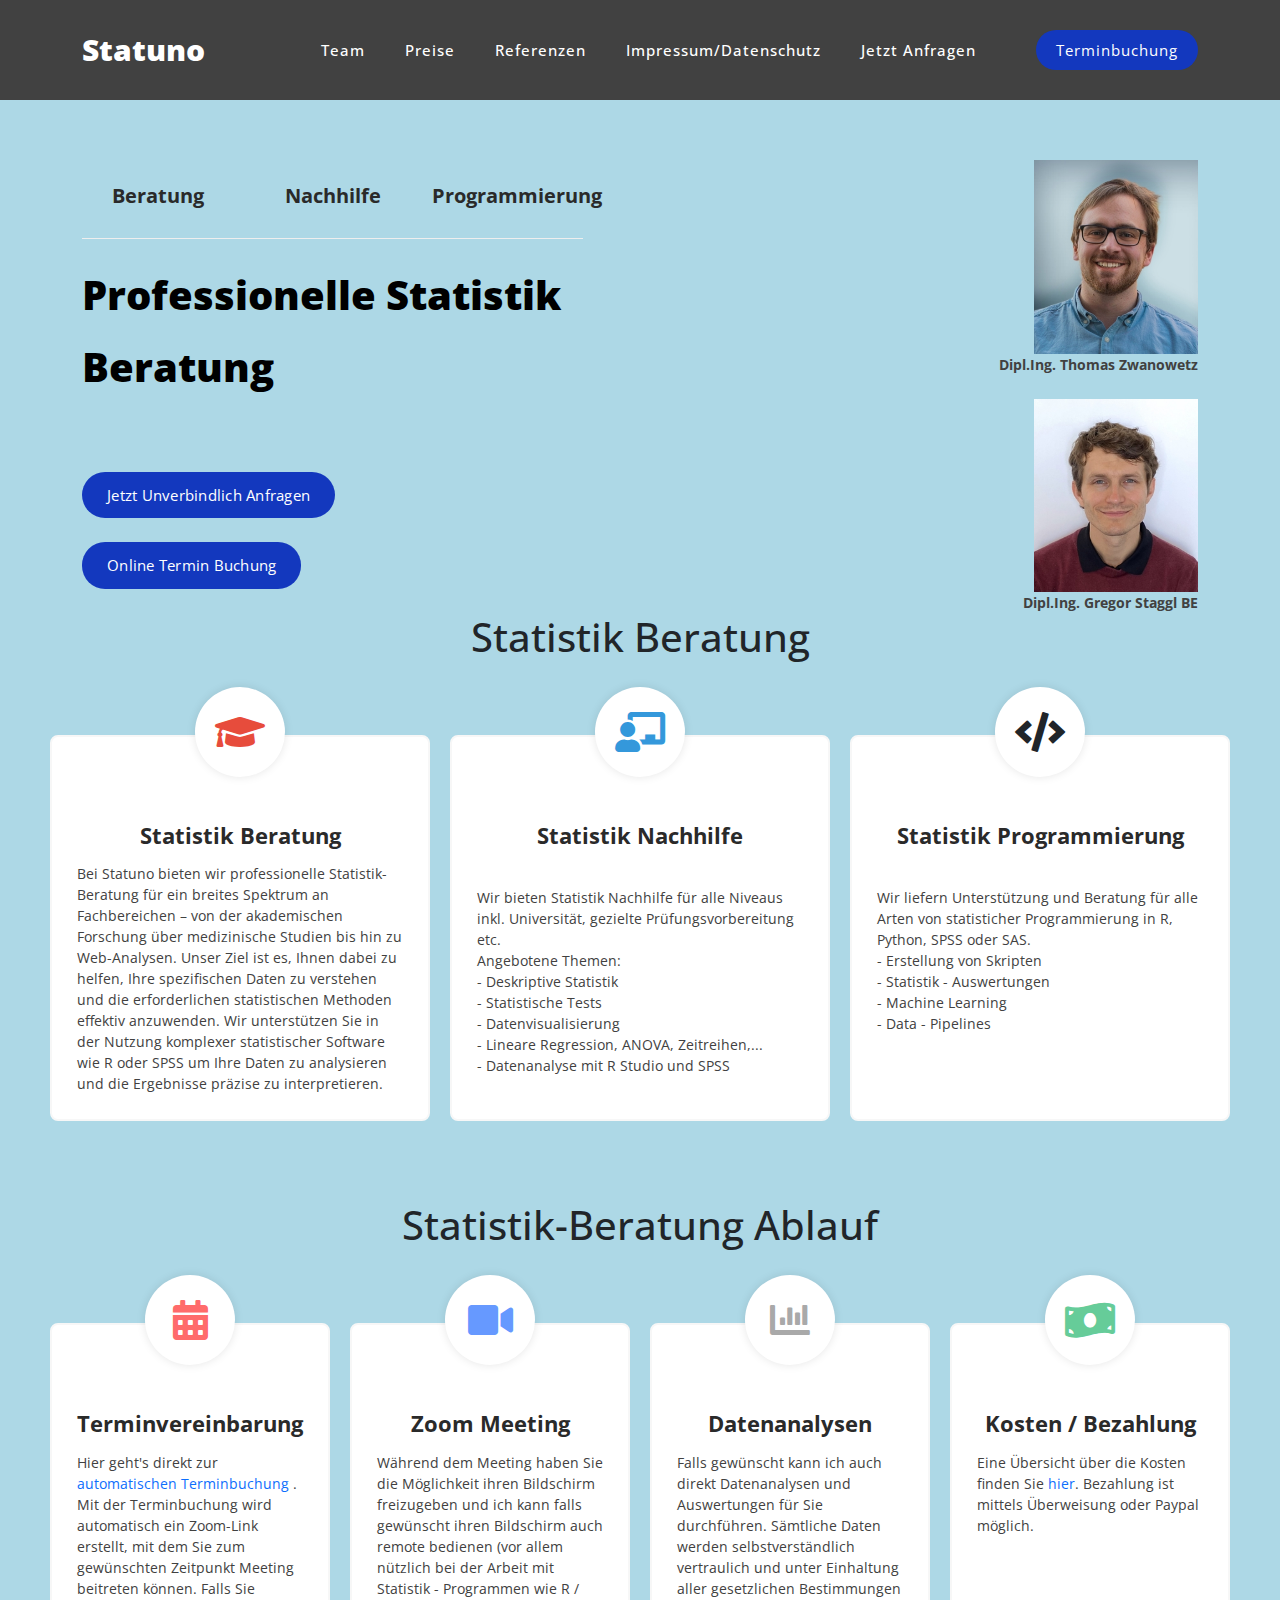
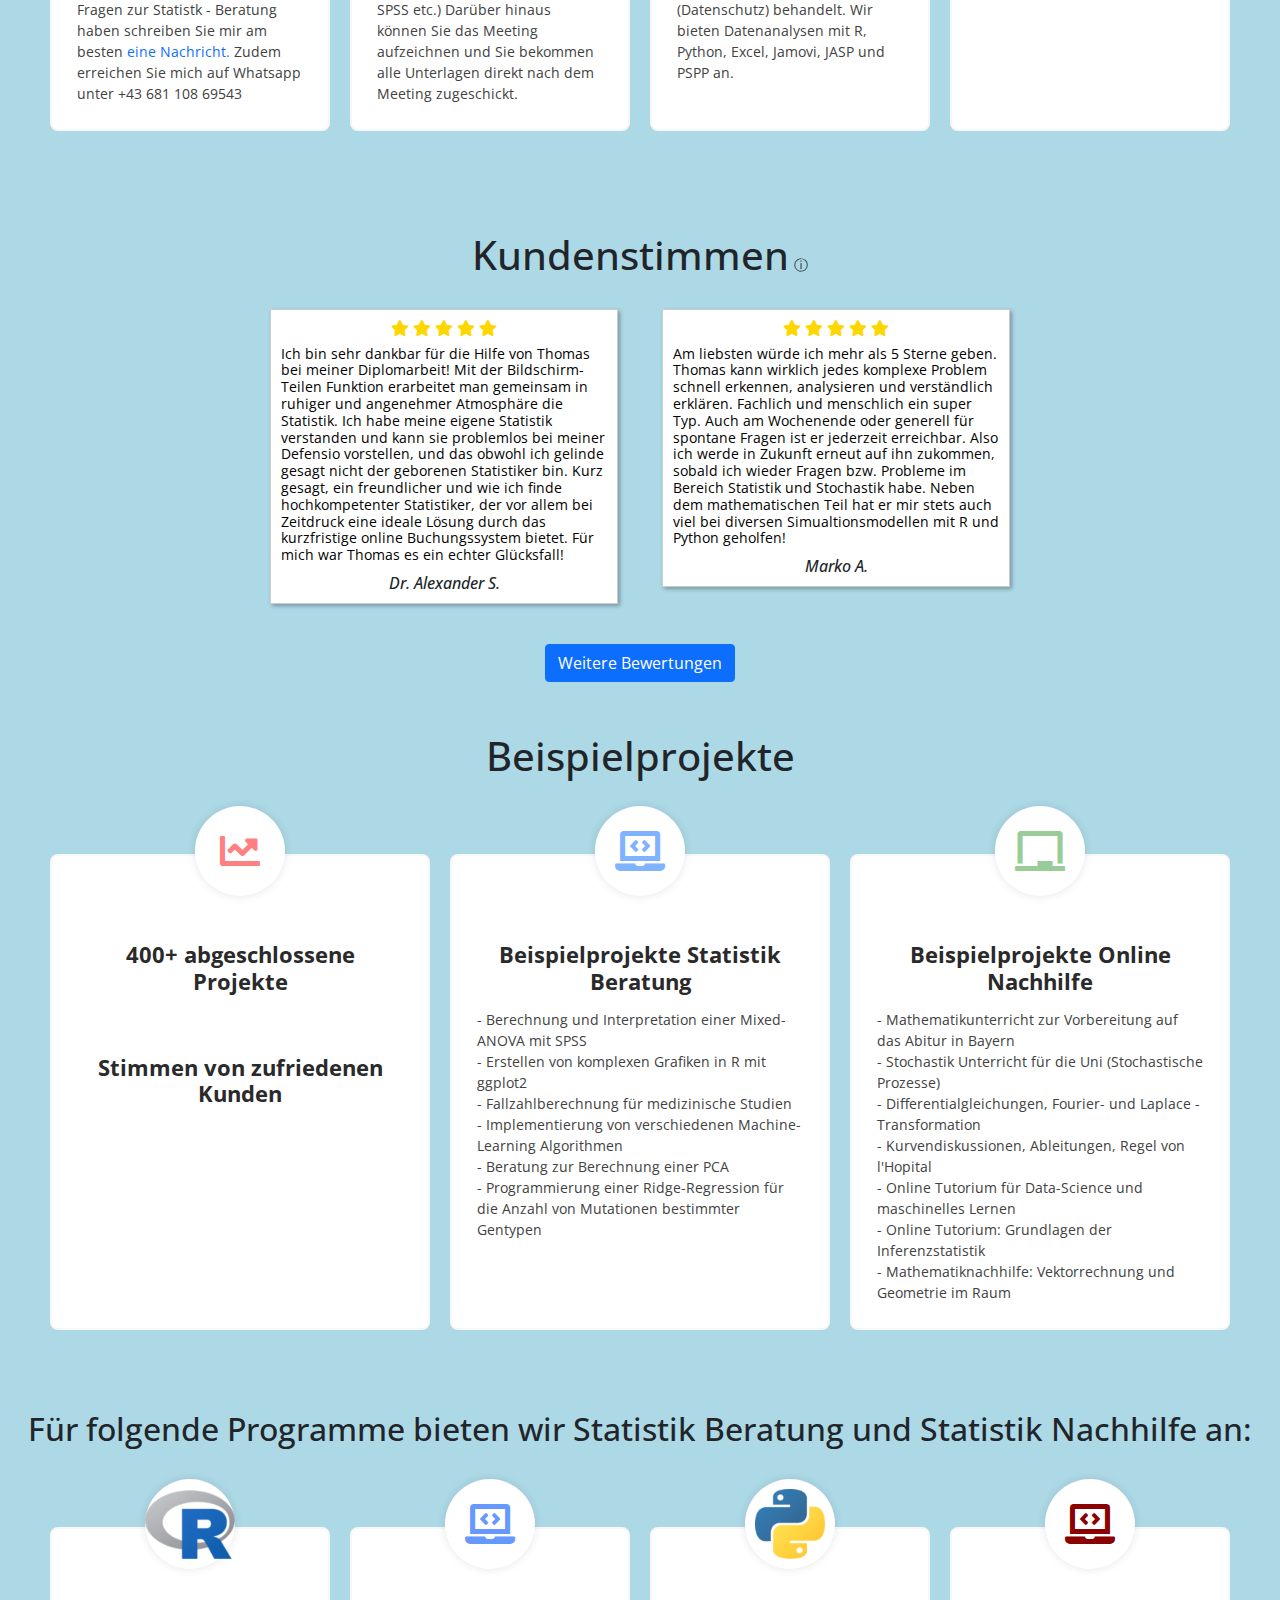
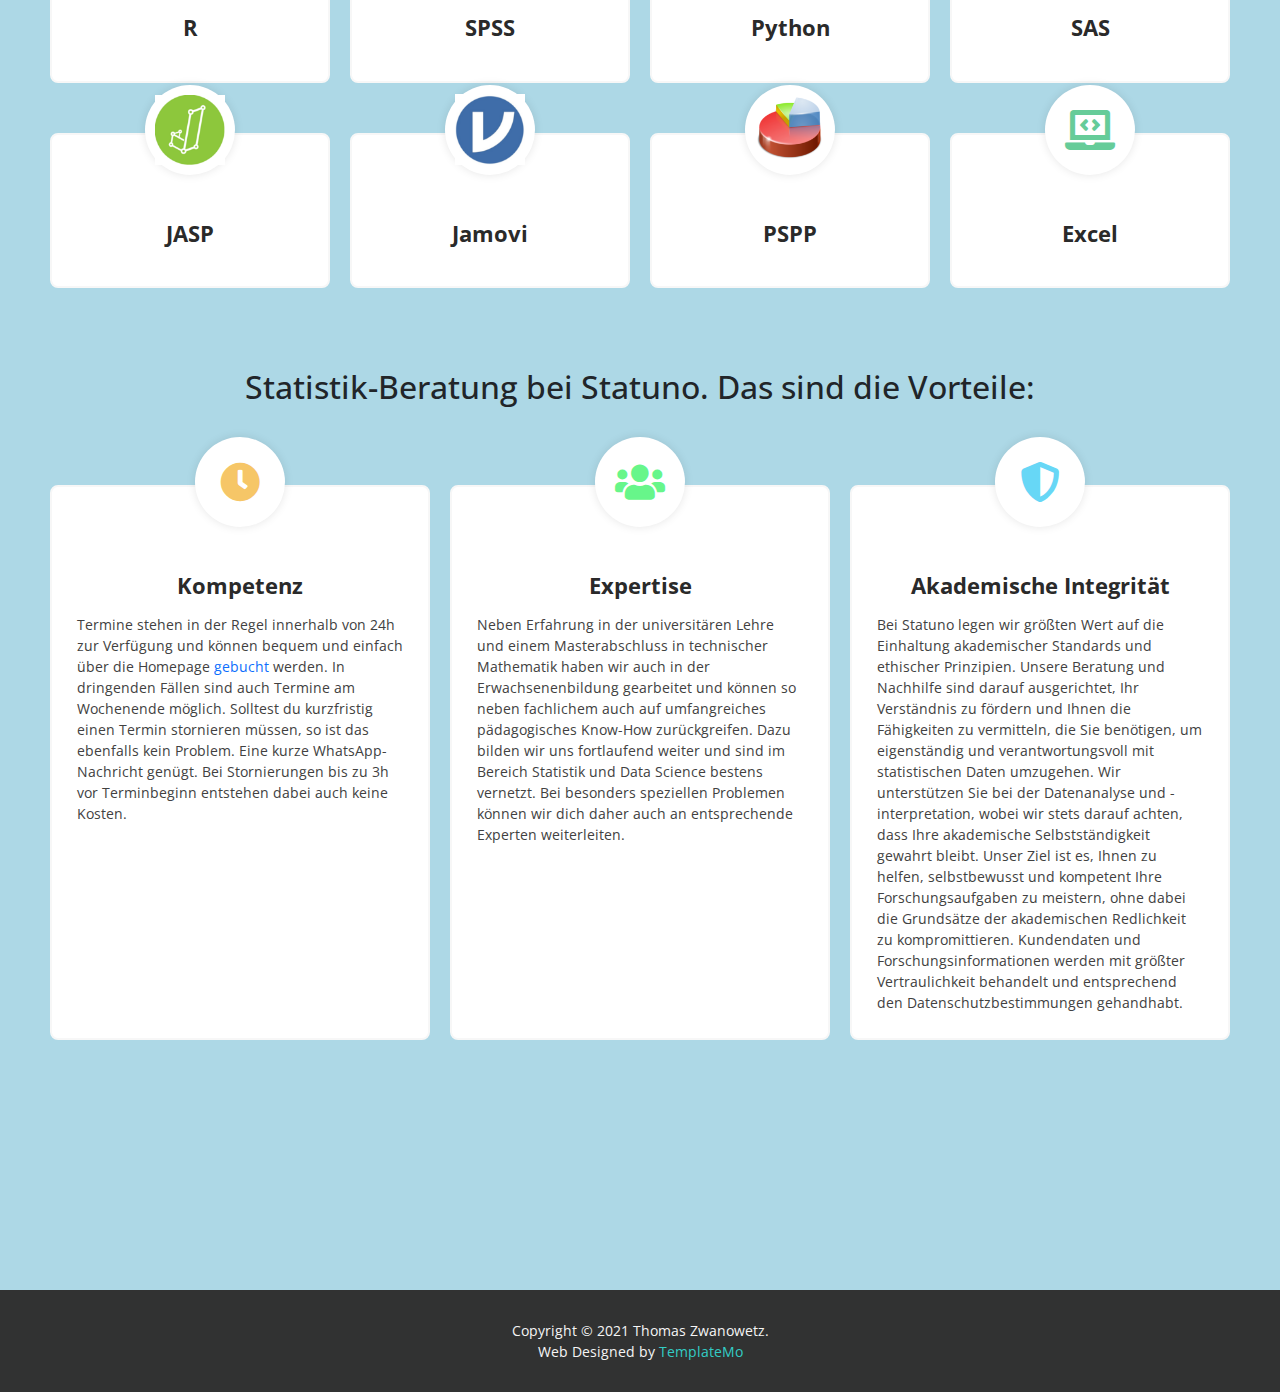
<file: index.html>
<!DOCTYPE html>
<html lang="de">

<head>
  <meta charset="UTF-8">
  <meta name="viewport" content="width=device-width, initial-scale=1, shrink-to-fit=no">
  <meta name="title" content="Statuno - Statistik Beratung und Statistik Nachhilfe">
  <meta name="description" content="Professionelle Statistik Beratung und Statistik Nachhilfe innerhalb von 24h. Unterstützung bei Bachelor-, Master- und Doktorarbeiten sowie bei Übungsaufgaben und Prüfungsvorbereitung.">
  <meta name="author" content="Thomas Zwanowetz">
  <link rel="preconnect" href="https://fonts.gstatic.com">
  <link href="https://fonts.googleapis.com/css2?family=Open+Sans:wght@300;400;600;700;800&display=swap" rel="stylesheet">

  <title>Statuno - Professionelle Statistik Beratung und Nachhilfe</title>

  <!-- Bootstrap core CSS -->
  <link href="../vendor/bootstrap/css/bootstrap.min.css" rel="stylesheet">

  <!-- Additional CSS Files -->
  <link rel="stylesheet" href="../assets/css/fontawesome.css">
  <link rel="stylesheet" href="../assets/css/templatemo-seo-dream.css">
  <link rel="stylesheet" href="../assets/css/animated.css">
  <link rel="stylesheet" href="../assets/css/owl.css">
  <link rel="stylesheet" href="https://cdnjs.cloudflare.com/ajax/libs/font-awesome/5.15.3/css/all.min.css">
  <link rel="canonical" href="https://statuno.com/en/index.html">
  
  <!-- Google Analytics Tag -->
  <script async src="https://www.googletagmanager.com/gtag/js?id=G-7JJZ0JHSCH"></script>
  <script>
    window.dataLayer = window.dataLayer || [];
    function gtag(){dataLayer.push(arguments);}
    gtag('js', new Date());
    gtag('config', 'G-7JJZ0JHSCH');
  </script>


  <style>
    select#language-select {
        background-color: #414141;
        color: white;
    }
  </style>
</head>

<body style='background-color: lightblue'>
  <!-- Cookie Consent Banner -->
  <div id="cookie-banner" style="display: none; position: fixed; bottom: 0; width: 100%; background-color: #333; color: white; padding: 10px; text-align: center;">
    <p>We use cookies to ensure you get the best experience on our website. 
      <button id="accept-cookies" style="margin-left: 10px; padding: 5px; background-color: #4CAF50; color: white; border: none;">Accept</button>
    </p>
  </div>

  <script>
    // Show cookie banner
    window.addEventListener("load", function() {
      if (!localStorage.getItem("cookiesAccepted")) {
        document.getElementById("cookie-banner").style.display = "block";
      }
    });

    // Accept cookies
    document.getElementById("accept-cookies").addEventListener("click", function() {
      localStorage.setItem("cookiesAccepted", "true");
      document.getElementById("cookie-banner").style.display = "none";
    });
  </script>

  <!-- ***** Header Area Start ***** -->
  <header class="header-area header-sticky wow slideInDown" data-wow-duration="0.75s" data-wow-delay="0s">
    <div class="container">
      <div class="row">
        <div class="col-12">
          <nav class="main-nav">
            <!-- ***** Logo Start ***** -->
            <a href="https://www.statuno.com/en/index.html" class="logo">
              <h4>Statuno</h4>
            </a>
            <!-- ***** Logo End ***** -->
            <!-- ***** Menu Start ***** -->
            <ul class="nav">
              <li class="scroll-to-section"><a href="Team.html">Team</a></li> 
              <li class="scroll-to-section"><a href="Preise.html">Preise</a></li> 
              <li class="scroll-to-section"><a href="Referenzen.html">Referenzen</a></li> 
              <li class="scroll-to-section"><a href="Impressum.html">Impressum/Datenschutz</a></li>
              <li class="scroll-to-section"><a href="Kontakt.html">Jetzt anfragen</a></li> 
              <li class="main-blue-button"><a href="Terminbuchung.html">Terminbuchung</a></li> 
            </ul>        
            <a class='menu-trigger'>
                <span>Menu</span>
            </a>
            <!-- ***** Menu End ***** -->
          </nav>
        </div>
      </div>
    </div>
  </header>
  <!-- ***** Header Area End ***** -->
 
  <body style='background-color: lightblue'>
    <div class="main-banner wow fadeIn" id="top" data-wow-duration="1s" data-wow-delay="0.5s" style="background-color: lightblue;">
        <div class="container">
          <div class="row">
            <div class="col-lg-12">
              <div class="row">
                <div class="col-lg-6 align-self-center">
                  <div class="left-content header-text wow fadeInLeft" data-wow-duration="1s" data-wow-delay="1s">
                    <div class="row">
                      <div class="col-lg-4 col-sm-4 info-stat">
                        <div class="info-stat">
                          <h4 style="text-align: center;">Beratung</h4>
                        </div>
                      </div>
                      <div class="col-lg-4 col-sm-4 info-stat">
                        <div class="info-stat">
                          <h4 style="text-align: center;">Nachhilfe</h4>
                        </div>
                      </div>
                      <div class="col-lg-4 col-sm-4 info-stat">
                        <div class="info-stat">
                          <h4 style="text-align: center;">Programmierung</h4>
                        </div>
                      </div>
                      <div class="col-lg-12">
                        <h2 style="background-color: lightblue;">Professionelle Statistik Beratung</h2>
                      </div>
                      <div class="col-lg-12">
                        <br>
                        <div class="main-blue-button ">
                          <a href="Kontakt.html">Jetzt unverbindlich anfragen</a>
                        </div>
                        <div class="main-blue-button ">
                          <br>
                          <a href="Terminbuchung.html">Online Termin Buchung</a>
                        </div>
                      </div>
                      </div>
                      </div>
                      </div>
                      <div class="col-lg-6">
                      <div class="row">
                        <div class="col-lg-12">
                          <div class="right-image wow fadeInRight" data-wow-duration="1s" data-wow-delay="0.5s">
                            <img src="../assets/images/Thomas.jpg" style="width: 30%" alt="Image of Thomas Zwanowetz">
                            <p class='name-text' ><strong>Dipl.Ing. Thomas Zwanowetz</strong></p>
                            <br>
                          </div>
                        </div>
                        <div class="col-lg-12">
                          <div class="right-image wow fadeInRight" data-wow-duration="1s" data-wow-delay="0.5s">
                            <img src="../assets/images/Gregor_Staggl.jpg" style="width: 30%" alt="Image of Gregor Staggl">
                            <p class='name-text'><strong>Dipl.Ing. Gregor Staggl BE</strong></p>
                          </div>
                        </div>
                      </div>
                      </div>
                      </div>
                      </div>
                      </div>
                      </div>
                      <h1 class="header-with-info">Statistik Beratung</h1>
                      <br>
                      <div class="services-section">
                      <div class="service-item">
                      <div class="icon2" >
                        <i class="fas fa-graduation-cap"></i>
                      </div>
                      <div class="content">
                        <h4>Statistik Beratung</h4>
                        <p class="block-text" style="text-align:left">Bei Statuno bieten wir professionelle Statistik-Beratung für ein breites Spektrum an Fachbereichen – von der akademischen Forschung über medizinische Studien bis hin zu Web-Analysen. Unser Ziel ist es, Ihnen dabei zu helfen, Ihre spezifischen Daten zu verstehen und die erforderlichen statistischen Methoden effektiv anzuwenden. Wir unterstützen Sie in der Nutzung komplexer statistischer Software wie R oder SPSS um Ihre Daten zu analysieren und die Ergebnisse präzise zu interpretieren.

</p>
                      </div>
                      </div>
                      <div class="service-item">
                      <div class="icon2">
                        <i class="fas fa-chalkboard-teacher"></i>
                      </div>
                      <div class="content">
                        <h4>Statistik Nachhilfe</h4>
                        <br> 
    <p class="block-text">Wir bieten Statistik Nachhilfe für alle Niveaus inkl. Universität, gezielte Prüfungsvorbereitung etc.</p>
    <p class="block-text">Angebotene Themen:</p>

    <p class="block-text">- Deskriptive Statistik</p>
    <p class="block-text">- Statistische Tests</p>
    <p class="block-text">- Datenvisualisierung</p>
    <p class="block-text">- Lineare Regression, ANOVA, Zeitreihen,...</p>
    <p class="block-text">- Datenanalyse mit R Studio und SPSS</p>


  </div>
                      </div>
                      <div class="service-item">
                      <div class="icon2">
                        <i class="fas fa-code"></i>
                      </div>
                      <div class="content">
    <h4>Statistik Programmierung</h4>
    <br>
    <div style='text-align:left'>
    <p class="block-text">Wir liefern Unterstützung und Beratung für alle Arten von statisticher Programmierung in R, Python, SPSS oder SAS.</p>
    <p class="block-text">- Erstellung von Skripten</p>
    <p class="block-text">- Statistik - Auswertungen</p>
    <p class="block-text">- Machine Learning</p>
    <p class="block-text">- Data - Pipelines</p>
</div>
                      </div>
                      </div>
                      </div>

                      <h1 class="header-with-info">Statistik-Beratung Ablauf</h1>
                      <br>
                      <div class="features-section">
                      <div class="service-item">
                        <div class="icon2">
                          <i class="fas fa-calendar-alt" style="color:#ff6b6b"></i>
                        </div>
                        <div class="content">
                          <h4>Terminvereinbarung</h4>
                          <p style="text-align:left">Hier geht's direkt zur <a href="Terminbuchung.html"> automatischen Terminbuchung </a>. Mit der Terminbuchung wird automatisch ein Zoom-Link
        erstellt, mit dem Sie zum gewünschten Zeitpunkt Meeting beitreten können. Falls Sie Fragen zur Statistk - Beratung haben schreiben Sie
        mir am besten <a href="Kontakt.html"> eine Nachricht. </a> Zudem erreichen Sie mich auf Whatsapp unter +43 681 108 69543 </p>
                      </div>
                      </div>
                      <div class="service-item">
                        <div class="icon2">
                          <i class="fas fa-video" style="color: #6699ff"></i>
                        </div>
                        <div class="content">
                          <h4>Zoom Meeting</h4>
                          <p style="text-align:left">Während dem Meeting haben Sie die Möglichkeit ihren Bildschirm freizugeben und ich kann falls gewünscht ihren
        Bildschirm auch remote bedienen (vor allem nützlich bei der Arbeit mit Statistik - Programmen wie R / SPSS etc.) Darüber
        hinaus können Sie das Meeting aufzeichnen und Sie bekommen alle Unterlagen direkt nach dem Meeting zugeschickt.</p>
                      </div>
                      </div>
                      <div class="service-item">
                        <div class="icon2">
                          <i class="fas fa-chart-bar" style="color: #a9a9a9 "> </i>
                        </div>
                        <div class="content">
                          <h4>Datenanalysen</h4>
                          <p style="text-align:left">Falls gewünscht kann ich auch direkt Datenanalysen und Auswertungen für Sie durchführen. Sämtliche Daten werden selbstverständlich vertraulich und unter Einhaltung aller gesetzlichen Bestimmungen (Datenschutz) behandelt. 
 Wir bieten Datenanalysen mit R, Python, Excel, Jamovi, JASP und PSPP an.  </p>
                      </div>
                      </div>
                      <div class="service-item">
                          <div class="icon2">
                              <i class="fas fa-money-bill-wave" style="color:#66cc99"> </i>       
                           </div>
                          <div class="content">
                            <h4>Kosten / Bezahlung</h4>
                            <p style='text-align:left'>Eine Übersicht über die Kosten finden Sie <a href="Preise.html">hier</a>. Bezahlung ist mittels Überweisung oder Paypal möglich.</p>
                          </div>
                        </div>
                      </div>
                      <div class="container2" style="background-color: lightblue;">
                      <h1 class="header-with-info">Kundenstimmen<span class="info-icon">&#9432;<span class="info-text"><a href="Referenzen.html">Informationspflicht lt. § 5b Abs. 3 UWG</a> </span></span></h1>      
                      <div class="row" style="margin-top:30px">
                        <div class="column">
                          <div class="review">
                              <div class="stars">
                                  <i class="fas fa-star"></i>
                                  <i class="fas fa-star"></i>
                                  <i class="fas fa-star"></i>
                                  <i class="fas fa-star"></i>
                                  <i class="fas fa-star"></i>
                                </div>
                            <p class="comment" style="line-height: 120%;color:black;">Ich bin sehr dankbar für die Hilfe von Thomas bei meiner Diplomarbeit! Mit der Bildschirm-Teilen Funktion erarbeitet man gemeinsam in ruhiger und angenehmer Atmosphäre die Statistik. Ich habe meine eigene Statistik verstanden und kann sie problemlos bei meiner Defensio vorstellen, und das obwohl ich gelinde gesagt nicht der geborenen Statistiker bin. Kurz gesagt, ein freundlicher und wie ich finde hochkompetenter Statistiker, der vor allem bei Zeitdruck eine ideale Lösung durch das kurzfristige online Buchungssystem bietet. Für mich war Thomas es ein echter Glücksfall!</p>
                            <h6 class="date" style="text-align:center;margin-top:10px">Dr. Alexander S.</h6>
                          </div>
                      </div>
                        <div class="column">
                          <div class="review">
                              <div class="stars">
                                  <i class="fas fa-star"></i>
                                  <i class="fas fa-star"></i>
                                  <i class="fas fa-star"></i>
                                  <i class="fas fa-star"></i>
                                  <i class="fas fa-star"></i>
                                </div>
                            <p class="comment" style="line-height: 120%;color:black;">Am liebsten würde ich mehr als 5 Sterne geben. Thomas kann wirklich jedes komplexe Problem schnell erkennen, analysieren und verständlich erklären. Fachlich und menschlich ein super Typ. Auch am Wochenende oder generell für spontane Fragen ist er jederzeit erreichbar. Also ich werde in Zukunft erneut auf ihn zukommen, sobald ich wieder Fragen bzw. Probleme im Bereich Statistik und Stochastik habe. Neben dem mathematischen Teil hat er mir stets auch viel bei diversen Simualtionsmodellen mit R und Python geholfen!</p>
                            <h6 class="date" style="text-align:center;margin-top:10px">Marko A.</h6>
                            </div>
                      </div>
                      </div>
                      </div>
                      <div style="display: flex; justify-content: center;">
                      <a href='Referenzen.html'>     <button class="btn btn-primary">Weitere Bewertungen</button></a>   
                      </div>


                      <h1 style='margin-top:50px' class="header-with-info">Beispielprojekte</h1>
                      <br>
                      <div class="projects-section">
                      <div class="service-item">
                        <div class="icon2">
                          <i class="fas fa-chart-line" style="color: #ff8080;"></i>
                        </div>
                        <div class="content">
                          <h4>400+ abgeschlossene Projekte</h4>
                          <a href='Referenzen.html'><h4>Stimmen von zufriedenen Kunden</h4></a>
                        </div>
                      </div>
                      <div class="service-item">
                        <div class="icon2">
                          <i class="fas fa-laptop-code" style="color: #80b3ff;"></i>
                        </div>
                        <div class="content">
                          <h4>Beispielprojekte Statistik Beratung</h4>
                          <p class="block-text">- Berechnung und Interpretation einer Mixed-ANOVA mit SPSS</p>
    <p class="block-text">- Erstellen von komplexen Grafiken in R mit ggplot2</p>
    <p class="block-text">- Fallzahlberechnung für medizinische Studien</p>
    <p class="block-text">- Implementierung von verschiedenen Machine-Learning Algorithmen</p>
    <p class="block-text">- Beratung zur Berechnung einer PCA </p>
    <p class="block-text">- Programmierung einer Ridge-Regression für die Anzahl von Mutationen bestimmter Gentypen</p>
                        </div>
                      </div>
                      <div class="service-item">
                        <div class="icon2">
                          <i class="fas fa-chalkboard" style="color: #99cc99;"></i>
                        </div>
                        <div class="content">
                          <h4>Beispielprojekte Online Nachhilfe</h4>
                          <p class="block-text"> - Mathematikunterricht zur Vorbereitung auf das Abitur in Bayern </li>
  <p class="block-text">  - Stochastik Unterricht für die Uni (Stochastische Prozesse) </li>
  <p class="block-text">  - Differentialgleichungen, Fourier- und Laplace - Transformation  </li>
  <p class="block-text">  - Kurvendiskussionen, Ableitungen, Regel von l'Hopital</li>
  <p class="block-text">  - Online Tutorium für Data-Science und maschinelles Lernen  </li>
  <p class="block-text"> - Online Tutorium: Grundlagen der Inferenzstatistik   </li>
 <p class="block-text">  - Mathematiknachhilfe: Vektorrechnung und Geometrie im Raum   </li>

                      </div>
                      </div>
                      </div>
                      <h2 class="header-with-info" style="text-align: center;">Für folgende Programme bieten wir Statistik Beratung und Statistik Nachhilfe an:</h2>
                      <br>
<div class="software-section">
<div class="service-item">
<div class="icon2" style="padding:0px">
  <a href="https://www.r-project.org/"><img src="../assets/images/Rlogo.png" alt='R Logo' ></a>
</div>
<div class="content">
  <a href="https://www.r-project.org/"> <h4>R</h4></a>
</div>
</div>
<div class="service-item">
<div class="icon2">
    
  <a href="https://www.ibm.com/analytics/spss-statistics-software"><i class="fas fa-laptop-code" style="color: #6699ff"></i></a>
</div>
<div class="content">
  <a href="https://www.ibm.com/analytics/spss-statistics-software">     <h4>SPSS</h4></a>
</div>
</div>
<div class="service-item">
<div class="icon2">
  <a href="https://www.python.org/"><img src="../assets/images/Python_logo_icon.png" alt='Python-Logo'></a>
</div>
<div class="content">
  <a href="https://www.python.org/"> <h4>Python</h4></a>
</div>
</div>
<div class="service-item">
<div class="icon2">
  <a href="https://www.sas.com/"><i class="fas fa-laptop-code" style="color:darkred"></i></a>
</div>
<div class="content">
    <a href="https://www.sas.com/"><h4>SAS</h4></a>
</div>
</div>
<div class="service-item">
<div class="icon2">
  <a href="https://jasp-stats.org/"><img src="../assets/images/Screenshot 2023-06-01 125037.png" alt='Jasp-Logo'></a>
</div>
<div class="content">
    <a href="https://jasp-stats.org/">      <h4>JASP</h4></a>
</div>
</div>
<div class="service-item">
<div class="icon2">
  <a href="https://www.jamovi.org/"><img src="../assets/images/Jamovi_logo.png" alt='Jamovi-Logo'></a>
</div>
<div class="content">
    <a href="https://www.jamovi.org/"><h4>Jamovi</h4></a>
  <p style="text-align: left"></p>
</div>
</div>
<div class="service-item">
<div class="icon2">
  <a href="https://www.gnu.org/software/pspp/"><img src="../assets/images/pspplogo.png" alt='PSPP-Logo'></a>
</div>
<div class="content">
    <a href="https://www.gnu.org/software/pspp/"><h4>PSPP</h4></a>
    <p style="text-align: left"></p>
</div>
</div>
<div class="service-item">
<div class="icon2">
  <a href="https://www.microsoft.com/microsoft-365/excel"><i class="fas fa-laptop-code" style="color:#66cc99"></i></a>
</div>
<div class="content">
    <a href="https://www.microsoft.com/microsoft-365/excel"><h4>Excel</h4></a>
</div>
</div>
</div>
<h2 class="header-with-info" style="text-align: center;">Statistik-Beratung bei Statuno. Das sind die Vorteile:</h2>
<br>
<div class="services-section">
<div class="service-item">
<div class="icon2">
  <i class="fas fa-clock" style="color: #F6C667"></i>
</div>
<div class="content">
  <h4>Kompetenz</h4>
  <p class="block-text">
  Termine stehen in der Regel innerhalb von 24h zur Verfügung und können bequem und einfach über die Homepage <a href="Terminbuchung.html">gebucht</a> werden. In dringenden Fällen sind auch Termine am Wochenende möglich. Solltest du kurzfristig einen Termin stornieren müssen, so ist das ebenfalls kein Problem. Eine kurze WhatsApp-Nachricht genügt. Bei Stornierungen bis zu 3h vor Terminbeginn entstehen dabei auch keine Kosten.</p>
</div>
</div>
<div class="service-item">
<div class="icon2">
  <i class="fas fa-users" style="color: #67F68A;"></i>
</div>
<div class="content">
  <h4>Expertise</h4>
  <p class="block-text">
  Neben Erfahrung in der universitären Lehre und einem Masterabschluss in technischer Mathematik haben wir auch in der Erwachsenenbildung gearbeitet und können so neben fachlichem auch auf umfangreiches pädagogisches Know-How zurückgreifen. Dazu bilden wir uns fortlaufend weiter und sind im Bereich Statistik und Data Science bestens vernetzt. Bei besonders speziellen Problemen können wir dich daher auch an entsprechende Experten weiterleiten.
</div>
</div>
<div class="service-item">
    <div class="icon2">
        <i class="fas fa-shield-alt" style="color: #67D7F6"></i>
    </div>
    <div class="content">
        <h4>Akademische Integrität</h4>
        <p class="block-text">
            Bei Statuno legen wir größten Wert auf die Einhaltung akademischer Standards und ethischer Prinzipien. Unsere Beratung und Nachhilfe sind darauf ausgerichtet, Ihr Verständnis zu fördern und Ihnen die Fähigkeiten zu vermitteln, die Sie benötigen, um eigenständig und verantwortungsvoll mit statistischen Daten umzugehen. Wir unterstützen Sie bei der Datenanalyse und -interpretation, wobei wir stets darauf achten, dass Ihre akademische Selbstständigkeit gewahrt bleibt. Unser Ziel ist es, Ihnen zu helfen, selbstbewusst und kompetent Ihre Forschungsaufgaben zu meistern, ohne dabei die Grundsätze der akademischen Redlichkeit zu kompromittieren. Kundendaten und Forschungsinformationen werden mit größter Vertraulichkeit behandelt und entsprechend den Datenschutzbestimmungen gehandhabt.
        </p>
    </div>
</div>
</div>
<div class="faq-section">

</div>
</div>
<footer style="background-color: #313232;color:white">
  <div class="container">
    <div class="row">
      <div class="col-lg-12">
        <p  style="color:whitesmoke">Copyright © 2021 Thomas Zwanowetz. 
        <br>Web Designed by <a rel="nofollow" href="https://templatemo.com" title="free CSS templates">TemplateMo</a></p>
      </div>
    </div>
  </div>
</footer>
<script>
  function switchLanguage() {
      var languageSelect = document.getElementById('language-select');
      var selectedLanguage = languageSelect.options[languageSelect.selectedIndex].value;

      if (selectedLanguage === "de") {
          // Redirect to the German version of the website
          window.location.href = "https://www.statuno.com/index.html";
      } else if (selectedLanguage === "en") {
          // Redirect to the English version of the website
          window.location.href = "https://www.statuno.com/en/index.html";
      }
  }
</script>
  <!-- Scripts -->
  <script src="../vendor/jquery/jquery.min.js"></script>
  <script src="../vendor/bootstrap/js/bootstrap.bundle.min.js"></script>
  <script src="../assets/js/owl-carousel.js"></script>
  <script src="../assets/js/imagesloaded.js"></script>
  <script src="../assets/js/custom.js"></script>

</body>
</html>
</file>
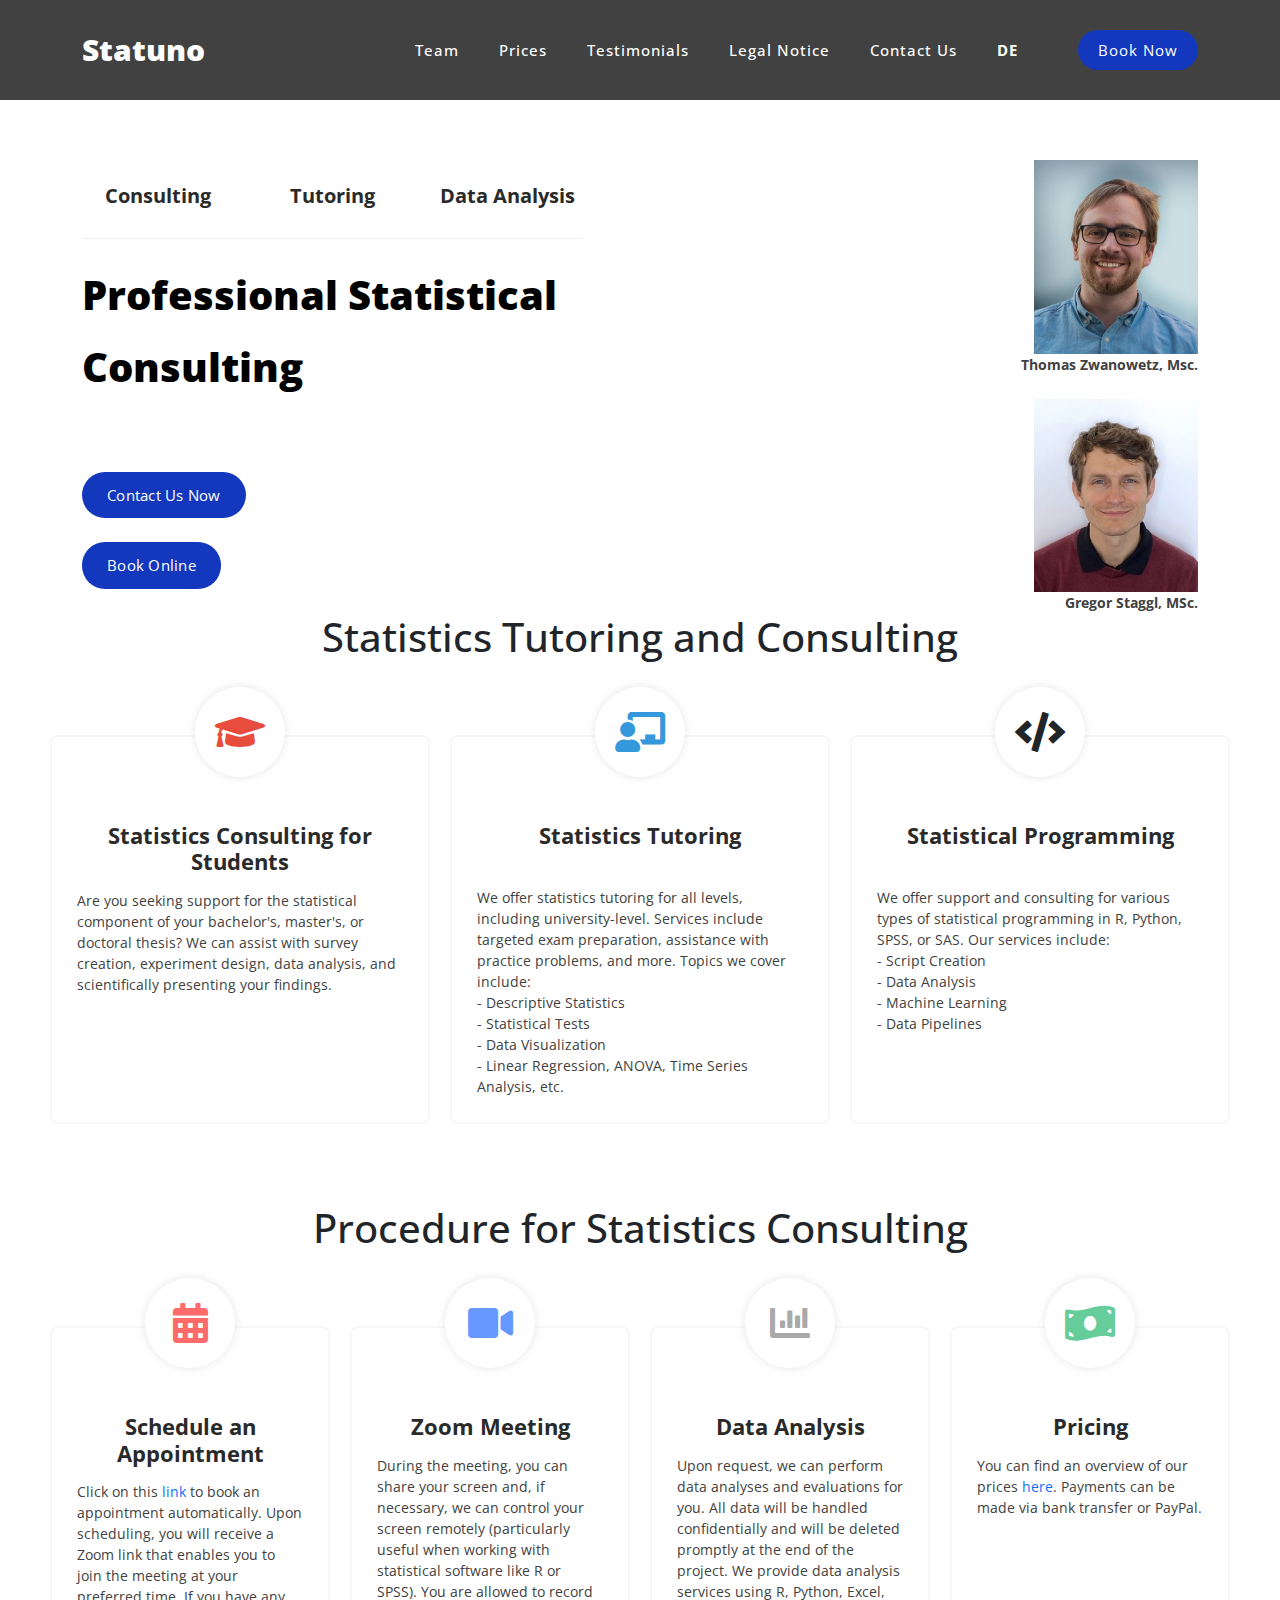
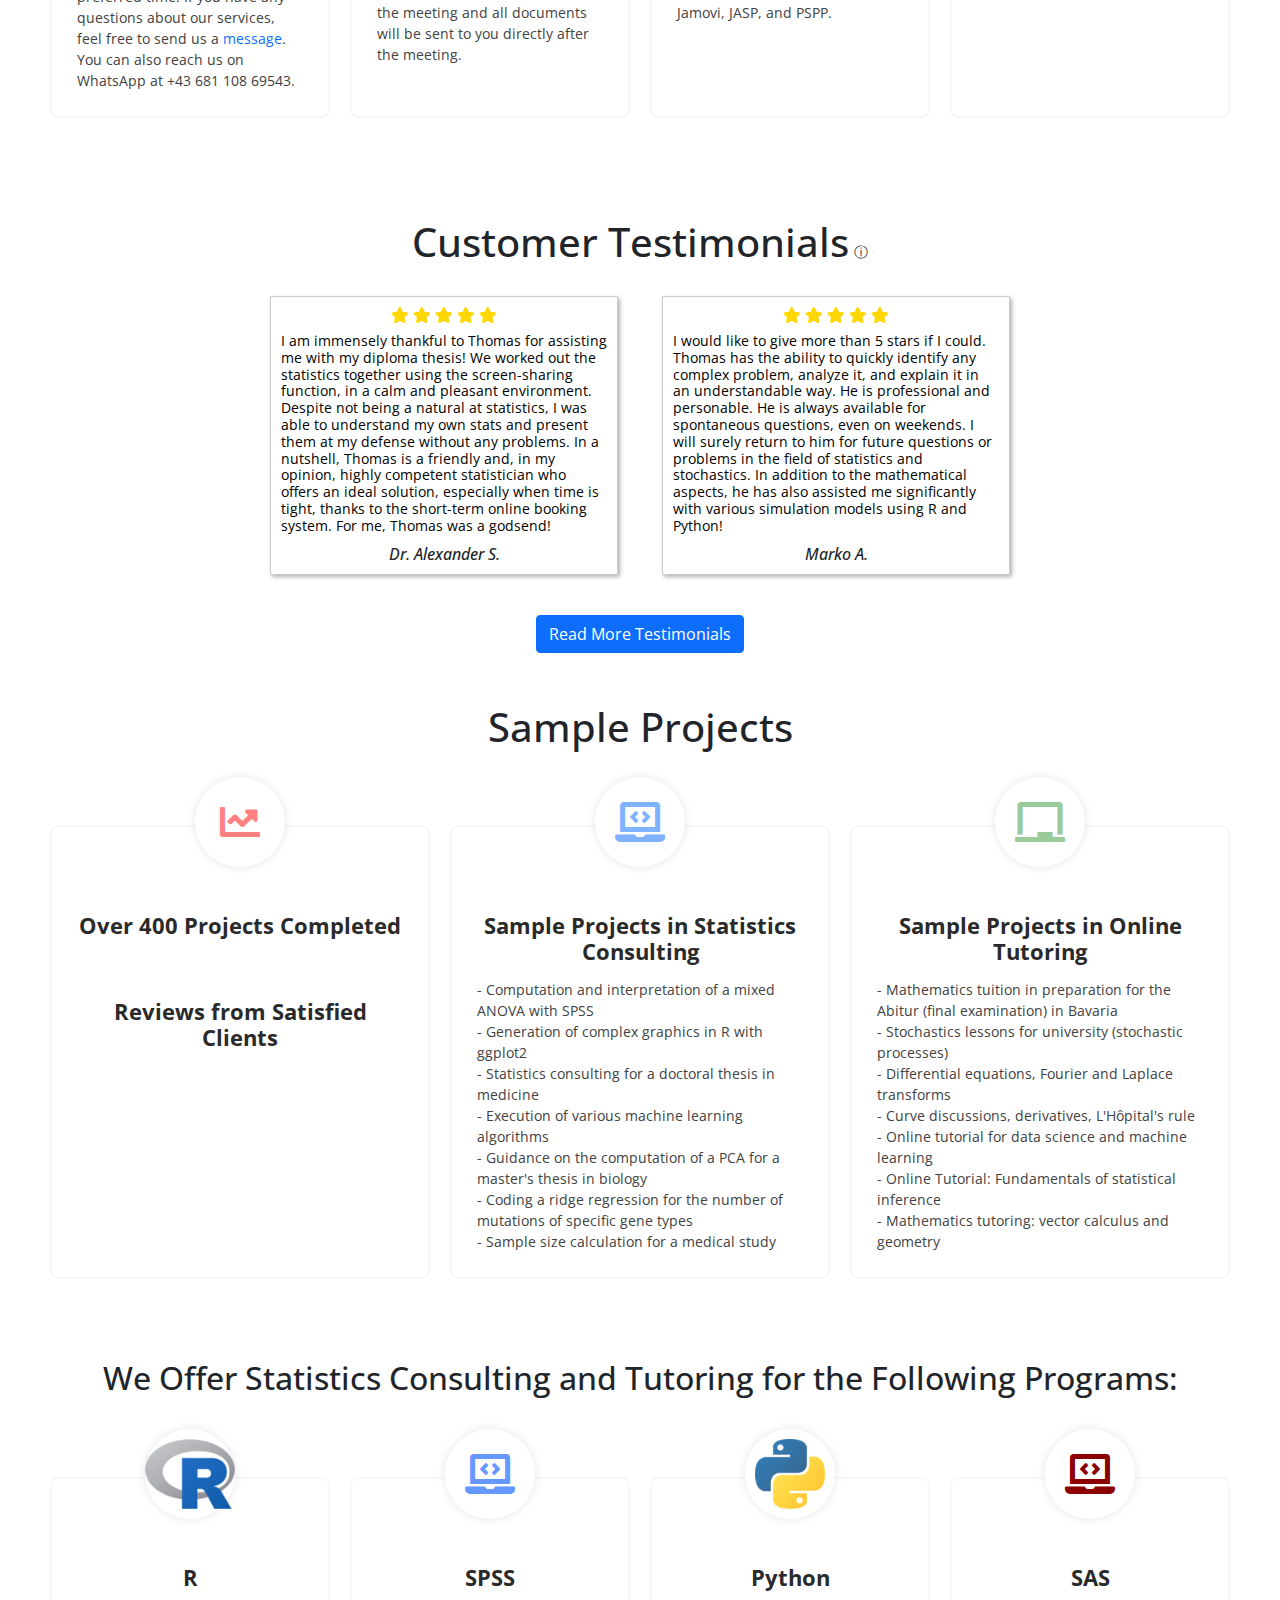
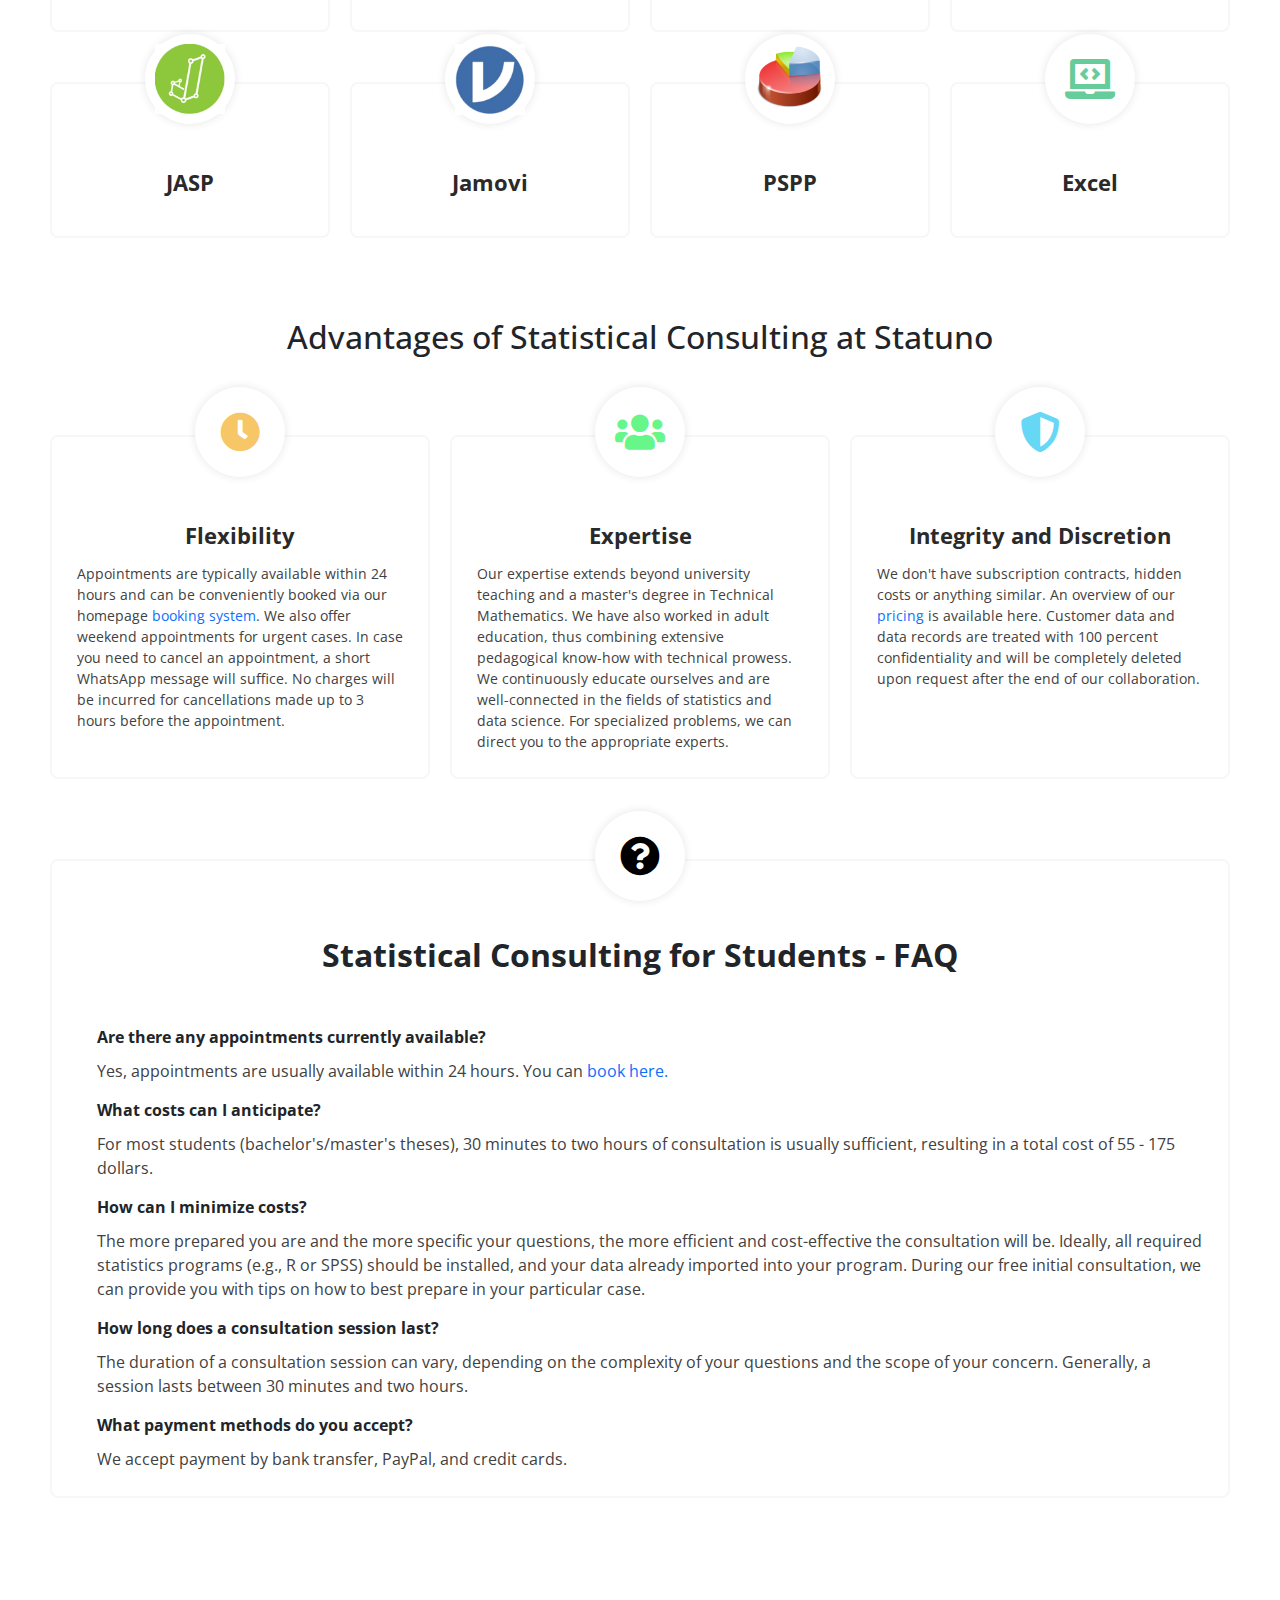
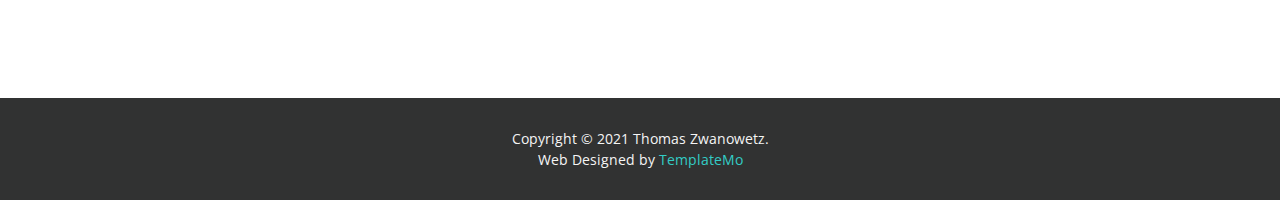
<file: en/index.html>
<!DOCTYPE html>
<html lang="en">

<head>
  <meta charset="UTF-8">
  <meta name="viewport" content="width=device-width, initial-scale=1, shrink-to-fit=no">
  <meta name="title" content="Statuno - Statistics Consulting and Statistics Tutoring">
  <meta name="description" content="Professional statistics consulting and tutoring available within 24 hours. We provide support for bachelor's, master's, and doctoral theses as well as practice exercises and exam preparation.">
  <meta name="author" content="Thomas Zwanowetz">
  <link rel="preconnect" href="https://fonts.gstatic.com">
  <link href="https://fonts.googleapis.com/css2?family=Open+Sans:wght@300;400;600;700;800&display=swap" rel="stylesheet">

  <title>Statuno - Professional Statistics Consulting and Tutoring Services</title>

  <!-- Bootstrap core CSS -->
  <link href="../vendor/bootstrap/css/bootstrap.min.css" rel="stylesheet">

  <!-- Additional CSS Files -->
  <link rel="stylesheet" href="../assets/css/fontawesome.css">
  <link rel="stylesheet" href="../assets/css/templatemo-seo-dream.css">
  <link rel="stylesheet" href="../assets/css/animated.css">
  <link rel="stylesheet" href="../assets/css/owl.css">
  <link rel="stylesheet" href="https://cdnjs.cloudflare.com/ajax/libs/font-awesome/5.15.3/css/all.min.css">
  <link rel="canonical" href="https://statuno.com/en/index.php">
  <?php
$visitors = file_get_contents('../counter.txt');
$visitors = $visitors + 1;
file_put_contents('../counter.txt', $visitors);
?>
<style>
  select#language-select {
      background-color: #414141;
      color: white;
  }
</style>
</head>

<body>

  <!-- ***** Header Area Start ***** -->
  <header class="header-area header-sticky wow slideInDown" data-wow-duration="0.75s" data-wow-delay="0s">
    <div class="container">
      <div class="row">
        <div class="col-12">
          <nav class="main-nav">
            <!-- ***** Logo Start ***** -->
            <a href="https://www.statuno.com/en/index.php" class="logo">
              <h4>Statuno </h4>
            </a>
            <!-- ***** Logo End ***** -->
            <!-- ***** Menu Start ***** -->
            <ul class="nav">
              <li class="scroll-to-section"><a href="Team.php" >Team</a></li> 
              <li class="scroll-to-section"><a href="Prices.php">Prices </a></li> 
               <li class="scroll-to-section"><a href="Testimonials.php">Testimonials </a></li> 
               <li class="scroll-to-section"><a href="Legal.php">Legal Notice </a></li>
               <li class="scroll-to-section"><a href="Contact.php">Contact Us</a></li> 
               <li class="scroll-to-section"><a href="../index.php"><strong> DE </strong> </a></li> 

               <li class="main-blue-button"><a href="Booking.php">Book Now </a></li> 
             </ul>        
            <a class='menu-trigger'>
                <span>Menu</span>
            </a>
            <!-- ***** Menu End ***** -->
          </nav>
        </div>
      </div>
    </div>
  </header>
  <!-- ***** Header Area End ***** -->
 
  <body style='background-color: white'>
    <div class="main-banner wow fadeIn" id="top" data-wow-duration="1s" data-wow-delay="0.5s" style="background-color: white;">
        <div class="container">
          <div class="row">
            <div class="col-lg-12">
              <div class="row">
                <div class="col-lg-6 align-self-center">
                  <div class="left-content header-text wow fadeInLeft" data-wow-duration="1s" data-wow-delay="1s">
                    <div class="row">
                      <div class="col-lg-4 col-sm-4 info-stat">
                        <div class="info-stat">
                          <h4 style="text-align: center;">Consulting</h4>
                        </div>
                      </div>
                      <div class="col-lg-4 col-sm-4 info-stat">
                        <div class="info-stat">
                          <h4 style="text-align: center;">Tutoring</h4>
                        </div>
                      </div>
                      <div class="col-lg-4 col-sm-4 info-stat">
                        <div class="info-stat">
                          <h4 style="text-align: center;">Data Analysis</h4>
                        </div>
                      </div>
                      <div class="col-lg-12">
                        <h2 style="background-color: white;">Professional Statistical Consulting</h2>
                      </div>
                      <div class="col-lg-12">
                        <br>
                        <div class="main-blue-button ">
                          <a href="Contact.php">Contact Us Now</a>
                        </div>
                        <div class="main-blue-button ">
                          <br>
                          <a href="Booking.php">Book Online</a>
                        </div>
                      </div>
                      </div>
                      </div>
                      </div>
                      <div class="col-lg-6">
                      <div class="row">
                        <div class="col-lg-12">
                          <div class="right-image wow fadeInRight" data-wow-duration="1s" data-wow-delay="0.5s">
                            <img src="../assets/images/Thomas.jpg" style="width: 30%" alt="Image of Thomas Zwanowetz">
                            <p class='name-text' ><strong>Thomas Zwanowetz, Msc.</strong></p>
                            <br>
                          </div>
                        </div>
                        <div class="col-lg-12">
                          <div class="right-image wow fadeInRight" data-wow-duration="1s" data-wow-delay="0.5s">
                            <img src="../assets/images/Gregor_Staggl.jpg" style="width: 30%" alt="Image of Gregor Staggl">
                            <p class='name-text'><strong>Gregor Staggl, MSc.</strong></p>
                          </div>
                        </div>
                      </div>
                      </div>
                      </div>
                      </div>
                      </div>
                      </div>
                      <h1 class="header-with-info">Statistics Tutoring and Consulting</h1>
                      <br>
                      <div class="services-section">
                      <div class="service-item">
                      <div class="icon2" >
                        <i class="fas fa-graduation-cap"></i>
                      </div>
                      <div class="content">
                        <h4>Statistics Consulting for Students</h4>
                        <p class="block-text" style="text-align:left">Are you seeking support for the statistical component of your bachelor's, master's, or doctoral thesis? We can assist with survey creation, experiment design, data analysis, and scientifically presenting your findings.</p>
                      </div>
                      </div>
                      <div class="service-item">
                      <div class="icon2">
                        <i class="fas fa-chalkboard-teacher"></i>
                      </div>
                      <div class="content">
                        <h4>Statistics Tutoring</h4>
                        <br> 
                        <p class="block-text">We offer statistics tutoring for all levels, including university-level. Services include targeted exam preparation, assistance with practice problems, and more. Topics we cover include:</p>
                        <p class="block-text">- Descriptive Statistics</p>
                        <p class="block-text">- Statistical Tests</p>
                        <p class="block-text">- Data Visualization</p>
                        <p class="block-text">- Linear Regression, ANOVA, Time Series Analysis, etc.</p>
                      </div>
                      </div>
                      <div class="service-item">
                      <div class="icon2">
                        <i class="fas fa-code"></i>
                      </div>
                      <div class="content">
                        <h4>Statistical Programming</h4>
                        <br>
                        <div style='text-align:left'>
                        <p class="block-text">We offer support and consulting for various types of statistical programming in R, Python, SPSS, or SAS. Our services include:</p>
                        <p class="block-text">- Script Creation</p>
                        <p class="block-text">- Data Analysis</p>
                        <p class="block-text">- Machine Learning</p>
                        <p class="block-text">- Data Pipelines</p>
                      </div>
                      </div>
                      </div>
                      </div>

                      <h1 class="header-with-info">Procedure for Statistics Consulting</h1>
                      <br>
                      <div class="features-section">
                      <div class="service-item">
                        <div class="icon2">
                          <i class="fas fa-calendar-alt" style="color:#ff6b6b"></i>
                        </div>
                        <div class="content">
                          <h4>Schedule an Appointment</h4>
                          <p style="text-align:left">Click on this <a href="../Terminbuchung.php">link</a> to book an appointment automatically. Upon scheduling, you will receive a Zoom link that enables you to join the meeting at your preferred time. If you have any questions about our services, feel free to send us a <a href="Contact.php">message</a>. You can also reach us on WhatsApp at +43 681 108 69543.</p>
                      </div>
                      </div>
                      <div class="service-item">
                        <div class="icon2">
                          <i class="fas fa-video" style="color: #6699ff"></i>
                        </div>
                        <div class="content">
                          <h4>Zoom Meeting</h4>
                          <p style="text-align:left">During the meeting, you can share your screen and, if necessary, we can control your screen remotely (particularly useful when working with statistical software like R or SPSS). You are allowed to record the meeting and all documents will be sent to you directly after the meeting.</p>
                      </div>
                      </div>
                      <div class="service-item">
                        <div class="icon2">
                          <i class="fas fa-chart-bar" style="color: #a9a9a9 "> </i>
                        </div>
                        <div class="content">
                          <h4>Data Analysis</h4>
                          <p style="text-align:left">Upon request, we can perform data analyses and evaluations for you. All data will be handled confidentially and will be deleted promptly at the end of the project. We provide data analysis services using R, Python, Excel, Jamovi, JASP, and PSPP.</p>
                      </div>
                      </div>
                      <div class="service-item">
                          <div class="icon2">
                              <i class="fas fa-money-bill-wave" style="color:#66cc99"> </i>       
                           </div>
                          <div class="content">
                            <h4>Pricing</h4>
                            <p style='text-align:left'>You can find an overview of our prices <a href="Prices.php">here</a>. Payments can be made via bank transfer or PayPal.</p>
                          </div>
                        </div>
                      </div>
                      <div class="container2" style="background-color: white;">
                      <h1 class="header-with-info">Customer Testimonials<span class="info-icon">&#9432;<span class="info-text"><a href="Testimonials.php">Information disclosure as per § 5b.3 UWG</a> </span></span></h1>      
                      <div class="row" style="margin-top:30px">
                        <div class="column">
                          <div class="review">
                              <div class="stars">
                                  <i class="fas fa-star"></i>
                                  <i class="fas fa-star"></i>
                                  <i class="fas fa-star"></i>
                                  <i class="fas fa-star"></i>
                                  <i class="fas fa-star"></i>
                                </div>
                            <p class="comment" style="line-height: 120%;color:black;">I am immensely thankful to Thomas for assisting me with my diploma thesis! We worked out the statistics together using the screen-sharing function, in a calm and pleasant environment. Despite not being a natural at statistics, I was able to understand my own stats and present them at my defense without any problems. In a nutshell, Thomas is a friendly and, in my opinion, highly competent statistician who offers an ideal solution, especially when time is tight, thanks to the short-term online booking system. For me, Thomas was a godsend!</p>
                            <h6 class="date" style="text-align:center;margin-top:10px">Dr. Alexander S.</h6>
                          </div>
                      </div>
                        <div class="column">
                          <div class="review">
                              <div class="stars">
                                  <i class="fas fa-star"></i>
                                  <i class="fas fa-star"></i>
                                  <i class="fas fa-star"></i>
                                  <i class="fas fa-star"></i>
                                  <i class="fas fa-star"></i>
                                </div>
                            <p class="comment" style="line-height: 120%;color:black;">I would like to give more than 5 stars if I could. Thomas has the ability to quickly identify any complex problem, analyze it, and explain it in an understandable way. He is professional and personable. He is always available for spontaneous questions, even on weekends. I will surely return to him for future questions or problems in the field of statistics and stochastics. In addition to the mathematical aspects, he has also assisted me significantly with various simulation models using R and Python!</p>
                            <h6 class="date" style="text-align:center;margin-top:10px">Marko A.</h6>
                            </div>
                      </div>
                      </div>
                      </div>
                      <div style="display: flex; justify-content: center;">
                      <a href='Testimonials.php'>     <button class="btn btn-primary">Read More Testimonials</button></a>   
                      </div>


                      <h1 style='margin-top:50px' class="header-with-info">Sample Projects</h1>
                      <br>
                      <div class="projects-section">
                      <div class="service-item">
                        <div class="icon2">
                          <i class="fas fa-chart-line" style="color: #ff8080;"></i>
                        </div>
                        <div class="content">
                          <h4>Over 400 Projects Completed</h4>
                          <a href='Testimonials.php'><h4>Reviews from Satisfied Clients</h4></a>
                        </div>
                      </div>
                      <div class="service-item">
                        <div class="icon2">
                          <i class="fas fa-laptop-code" style="color: #80b3ff;"></i>
                        </div>
                        <div class="content">
                          <h4>Sample Projects in Statistics Consulting</h4>
                          <p class="block-text">- Computation and interpretation of a mixed ANOVA with SPSS</p>
                          <p class="block-text">- Generation of complex graphics in R with ggplot2</p>
                          <p class="block-text">- Statistics consulting for a doctoral thesis in medicine</p>
                          <p class="block-text">- Execution of various machine learning algorithms</p>
                          <p class="block-text">- Guidance on the computation of a PCA for a master's thesis in biology</p>
                          <p class="block-text">- Coding a ridge regression for the number of mutations of specific gene types</p>
                          <p class="block-text">- Sample size calculation for a medical study</p>
                        </div>
                      </div>
                      <div class="service-item">
                        <div class="icon2">
                          <i class="fas fa-chalkboard" style="color: #99cc99;"></i>
                        </div>
                        <div class="content">
                          <h4>Sample Projects in Online Tutoring</h4>
                          <p class="block-text"> - Mathematics tuition in preparation for the Abitur (final examination) in Bavaria</p>
                          <p class="block-text"> - Stochastics lessons for university (stochastic processes)</p>
                          <p class="block-text"> - Differential equations, Fourier and Laplace transforms</p>
                          <p class="block-text"> - Curve discussions, derivatives, L'Hôpital's rule</p>
                          <p class="block-text"> - Online tutorial for data science and machine learning</p>
                          <p class="block-text"> - Online Tutorial: Fundamentals of statistical inference</p>
                          <p class="block-text"> - Mathematics tutoring: vector calculus and geometry</p>
                      </div>
                      </div>
                      </div>
                      <h2 class="header-with-info" style="text-align: center;">We Offer Statistics Consulting and Tutoring for the Following Programs:</h2>
                      <br>
<div class="software-section">
<div class="service-item">
<div class="icon2" style="padding:0px">
  <a href="https://www.r-project.org/"><img src="../assets/images/Rlogo.png" alt='R Logo' ></a>
</div>
<div class="content">
  <a href="https://www.r-project.org/"> <h4>R</h4></a>
</div>
</div>
<div class="service-item">
<div class="icon2">
    
  <a href="https://www.ibm.com/analytics/spss-statistics-software"><i class="fas fa-laptop-code" style="color: #6699ff"></i></a>
</div>
<div class="content">
  <a href="https://www.ibm.com/analytics/spss-statistics-software">     <h4>SPSS</h4></a>
</div>
</div>
<div class="service-item">
<div class="icon2">
  <a href="https://www.python.org/"><img src="../assets/images/Python_logo_icon.png" alt='Python-Logo'></a>
</div>
<div class="content">
  <a href="https://www.python.org/"> <h4>Python</h4></a>
</div>
</div>
<div class="service-item">
<div class="icon2">
  <a href="https://www.sas.com/"><i class="fas fa-laptop-code" style="color:darkred"></i></a>
</div>
<div class="content">
    <a href="https://www.sas.com/"><h4>SAS</h4></a>
</div>
</div>
<div class="service-item">
<div class="icon2">
  <a href="https://jasp-stats.org/"><img src="../assets/images/Screenshot 2023-06-01 125037.png" alt='Jasp-Logo'></a>
</div>
<div class="content">
    <a href="https://jasp-stats.org/">      <h4>JASP</h4></a>
</div>
</div>
<div class="service-item">
<div class="icon2">
  <a href="https://www.jamovi.org/"><img src="../assets/images/Jamovi_logo.png" alt='Jamovi-Logo'></a>
</div>
<div class="content">
    <a href="https://www.jamovi.org/"><h4>Jamovi</h4></a>
  <p style="text-align: left"></p>
</div>
</div>
<div class="service-item">
<div class="icon2">
  <a href="https://www.gnu.org/software/pspp/"><img src="../assets/images/pspplogo.png" alt='PSPP-Logo'></a>
</div>
<div class="content">
    <a href="https://www.gnu.org/software/pspp/"><h4>PSPP</h4></a>
    <p style="text-align: left"></p>
</div>
</div>
<div class="service-item">
<div class="icon2">
  <a href="https://www.microsoft.com/microsoft-365/excel"><i class="fas fa-laptop-code" style="color:#66cc99"></i></a>
</div>
<div class="content">
    <a href="https://www.microsoft.com/microsoft-365/excel"><h4>Excel</h4></a>
</div>
</div>
</div>
<h2 class="header-with-info" style="text-align: center;">Advantages of Statistical Consulting at Statuno</h2>
<br>
<div class="services-section">
<div class="service-item">
<div class="icon2">
  <i class="fas fa-clock" style="color: #F6C667"></i>
</div>
<div class="content">
  <h4>Flexibility</h4>
  <p class="block-text">
    Appointments are typically available within 24 hours and can be conveniently booked via our homepage <a href="../Terminbuchung.php">booking system</a>. We also offer weekend appointments for urgent cases. In case you need to cancel an appointment, a short WhatsApp message will suffice. No charges will be incurred for cancellations made up to 3 hours before the appointment. </p>
</div>
</div>
<div class="service-item">
<div class="icon2">
  <i class="fas fa-users" style="color: #67F68A;"></i>
</div>
<div class="content">
  <h4>Expertise</h4>
  <p class="block-text">
    Our expertise extends beyond university teaching and a master's degree in Technical Mathematics. We have also worked in adult education, thus combining extensive pedagogical know-how with technical prowess. We continuously educate ourselves and are well-connected in the fields of statistics and data science. For specialized problems, we can direct you to the appropriate experts. </p>
</div>
</div>
<div class="service-item">
<div class="icon2">
  <i class="fas fa-shield-alt" style="color:  #67D7F6"></i>
</div>
<div class="content">
  <h4>Integrity and Discretion</h4>
  <p class="block-text">
    We don't have subscription contracts, hidden costs or anything similar. An overview of our <a href="Prices.php"> pricing </a>  is available here. Customer data and data records are treated with 100 percent confidentiality and will be completely deleted upon request after the end of our collaboration. </p>
</div>
</div>
</div>
<div class="faq-section">
<div class="service-item">
  <div class="icon2">
    <i class="fas fa-question-circle" style="color: #000;"></i>
  </div>
  <div class="content">
    <h2 style="text-align: center;margin:50px"><strong>Statistical Consulting for Students - FAQ</strong></h2>
    <ul style="list-style-type: disc; padding-left: 20px; text-align: left;">
      <li><strong>Are there any appointments currently available?</strong></li>
      <p style="font-size: 16px; margin-top: 10px; text-align: left;">Yes, appointments are usually available within 24 hours. You can <a href="../Terminbuchung.php">book here.</a> </p>
      <li style="margin-top: 15px;"><strong>What costs can I anticipate?</strong></li>
      <p style="font-size: 16px; margin-top: 10px;">For most students (bachelor's/master's theses), 30 minutes to two hours of consultation is usually sufficient, resulting in a total cost of 55 - 175 dollars.</p>
      <li style="margin-top: 15px;"><strong>How can I minimize costs? </strong></li>
      <p style="font-size: 16px; margin-top: 10px;">The more prepared you are and the more specific your questions, the more efficient and cost-effective the consultation will be. Ideally, all required statistics programs (e.g., R or SPSS) should be installed, and your data already imported into your program. During our free initial consultation, we can provide you with tips on how to best prepare in your particular case.</p>
      <li style="margin-top: 15px;"><strong>How long does a consultation session last?</strong></li>
      <p style="font-size: 16px; margin-top: 10px;">The duration of a consultation session can vary, depending on the complexity of your questions and the scope of your concern. Generally, a session lasts between 30 minutes and two hours.</p>
      <li style="margin-top: 15px;"><strong>What payment methods do you accept?</strong></li>
      <p style="font-size: 16px; margin-top: 10px;">We accept payment by bank transfer, PayPal, and credit cards.</p>
    </ul>
  </div>
</div>
</div>
</div>
<footer style="background-color: #313232;color:white">
  <div class="container">
    <div class="row">
      <div class="col-lg-12">
        <p  style="color:whitesmoke">Copyright © 2021 Thomas Zwanowetz. 
        <br>Web Designed by <a rel="nofollow" href="https://templatemo.com" title="free CSS templates">TemplateMo</a></p>
      </div>
    </div>
  </div>
</footer>
<script>
  function switchLanguage() {
      var languageSelect = document.getElementById('language-select');
      var selectedLanguage = languageSelect.options[languageSelect.selectedIndex].value;

      if (selectedLanguage === "de") {
          // Redirect to the German version of the website
          window.location.href = "https://www.statuno.com/index.php";
      } else if (selectedLanguage === "en") {
          // Redirect to the English version of the website
          window.location.href = "https://www.statuno.com/en/index.php";
      }
  }
</script>
  <!-- Scripts -->
  <script src="../vendor/jquery/jquery.min.js"></script>
  <script src="../vendor/bootstrap/js/bootstrap.bundle.min.js"></script>
  <script src="../assets/js/owl-carousel.js"></script>
  <script src="../assets/js/imagesloaded.js"></script>
  <script src="../assets/js/custom.js"></script>

</body>
</html>
</file>
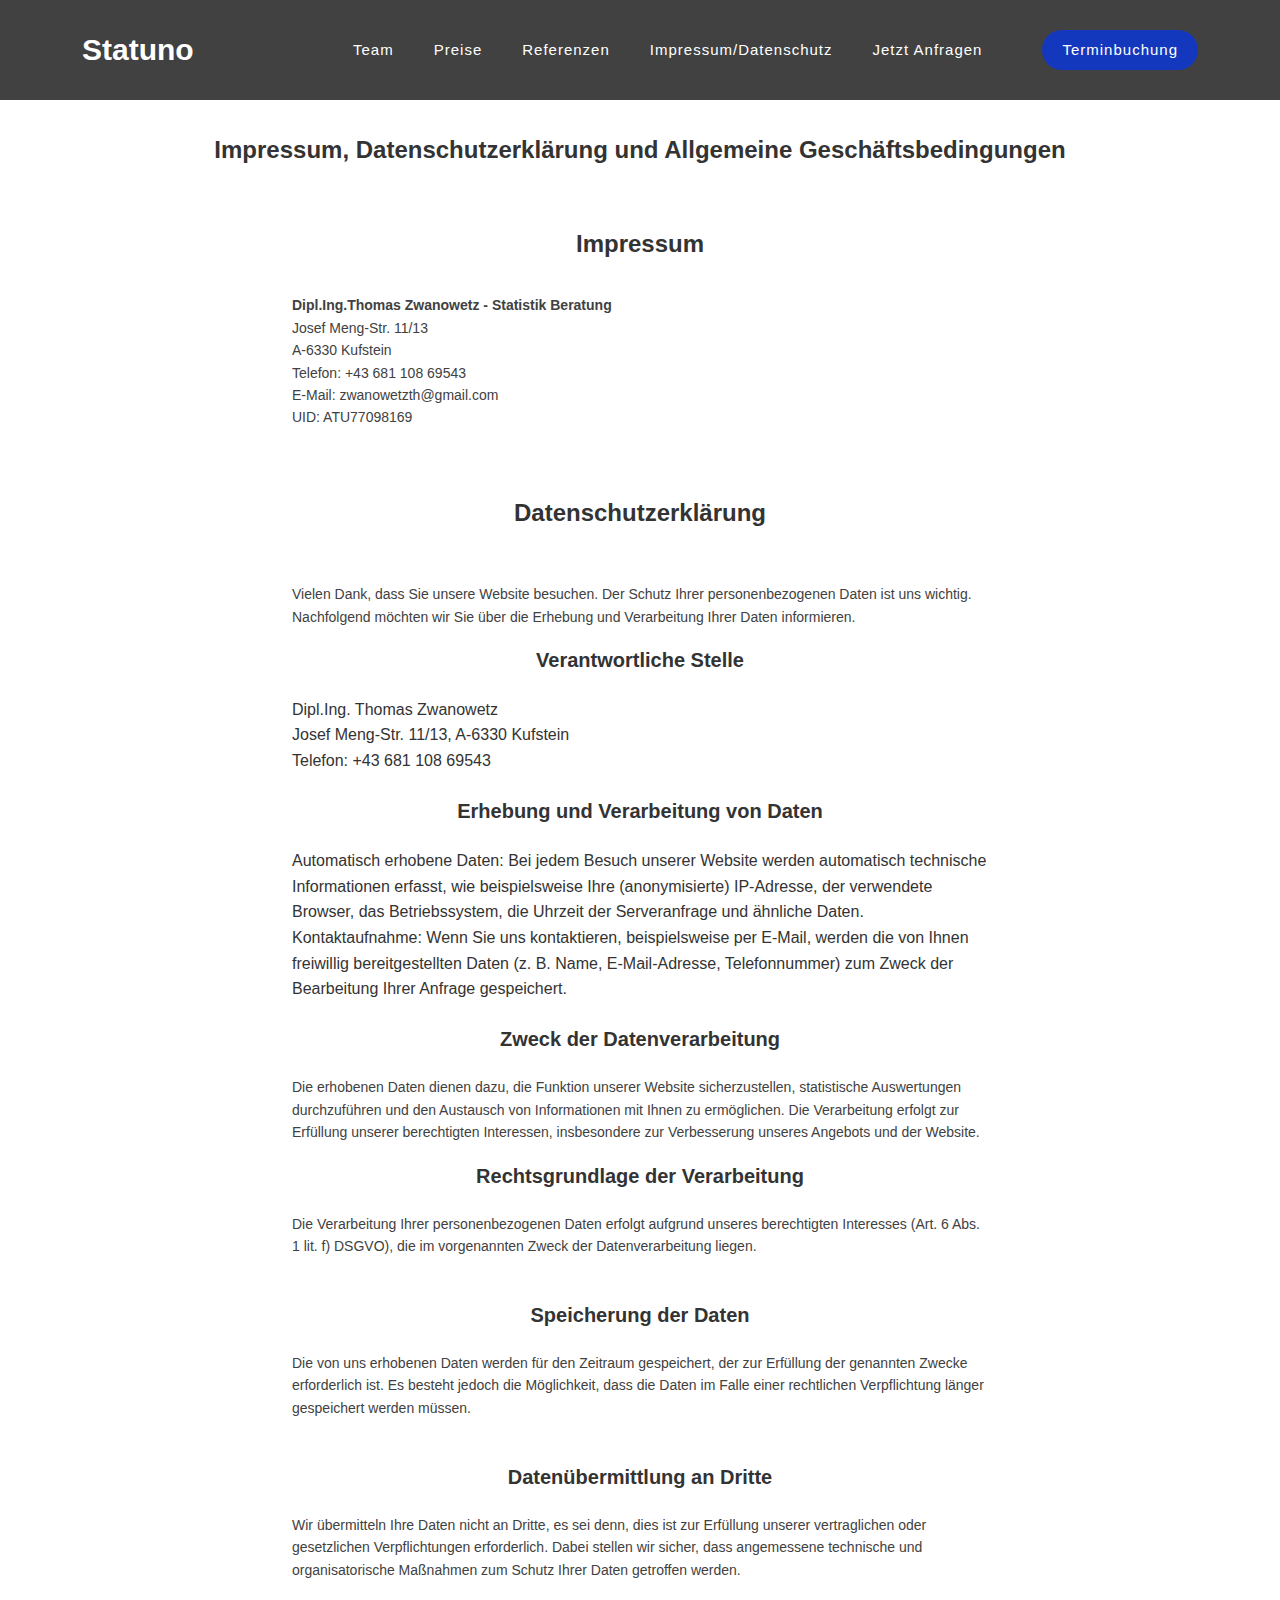
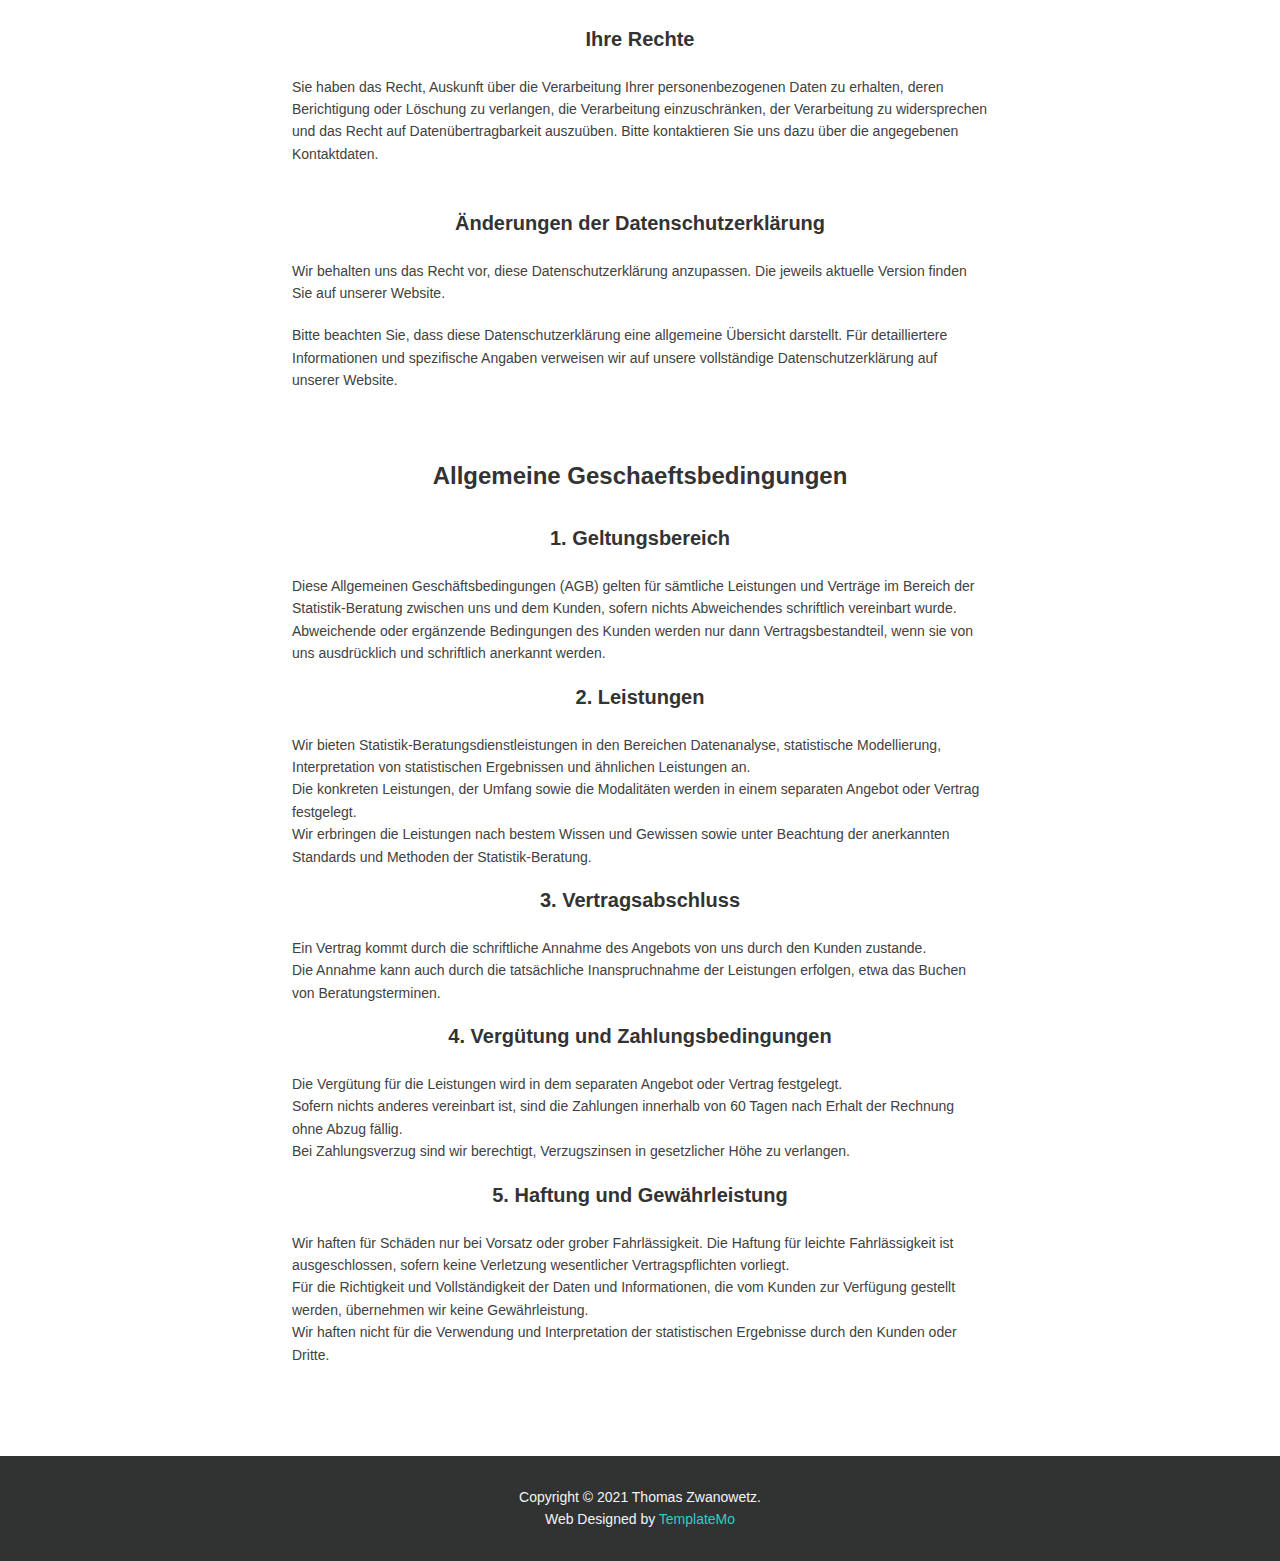
<file: Impressum.html>
<!DOCTYPE html>
<html lang="de">


    <head>
        <meta charset="UTF-8">
        <meta name="viewport" content="width=device-width, initial-scale=1, shrink-to-fit=no">
        <meta name="title" content="Impressum - Statuno - Statistik Beratung und Nachhilfe">
        <meta name="description" content="Erfahren Sie mehr über das Impressum von Statuno, einem Anbieter professioneller Statistik-Beratung und Statistik-Nachhilfe. Kontaktieren Sie uns für Bachelor-, Master- und Doktorarbeiten, Übungsaufgaben und Prüfungsvorbereitungen.">        <meta name="author" content="Thomas Zwanowetz">
        <link rel="preconnect" href="https://fonts.gstatic.com">
        <link href="https://fonts.googleapis.com/css2?family=Open+Sans:wght@300;400;600;700;800&display=swap" rel="stylesheet">
      
        <title>Statistik-Beratung Impressum</title>
      
        <!-- Bootstrap core CSS -->
        <link href="vendor/bootstrap/css/bootstrap.min.css" rel="stylesheet">
      
        <!-- Additional CSS Files -->
        <link rel="stylesheet" href="assets/css/fontawesome.css">
        <link rel="stylesheet" href="assets/css/templatemo-seo-dream.css">
        <link rel="stylesheet" href="assets/css/animated.css">
        <link rel="stylesheet" href="assets/css/owl.css">
        <link rel="stylesheet" href="https://cdnjs.cloudflare.com/ajax/libs/font-awesome/5.15.3/css/all.min.css">
        <link rel="canonical" href="https://statuno.com/Impressum.html">

      <?php
$visitors = file_get_contents('counter.txt');
$visitors = $visitors + 1;
file_put_contents('counter.txt', $visitors);
?>
      </head>
      
      <body>
      

<style>
    body {
        font-family: Arial, sans-serif;
        line-height: 1.6;
        font-size: 16px;
        color: #333;
        margin: 0px;
    }

    h2 {
        font-size: 24px;
        font-weight: bold;
        margin-bottom: 10px;
    }
    
    h3 {
        text-align: center;
        font-size: 20px;
        font-weight: bold;
        margin-bottom: 25px;
    }
    p {
        margin-bottom: 20px;
    }

 
</style>
       
<body>


  <!-- ***** Header Area Start ***** -->
  <header class="header-area header-sticky wow slideInDown" data-wow-duration="0.75s" data-wow-delay="0s">
    <div class="container">
      <div class="row">
        <div class="col-12">
          <nav class="main-nav">
            <!-- ***** Logo Start ***** -->
            <a href="index.html" class="logo">
            <a href="https://www.statuno.com/" class="logo">
              <h4>Statuno </h4>
            </a>
            <!-- ***** Logo End ***** -->
            <!-- ***** Menu Start ***** -->
            <ul class="nav">
              <li class="scroll-to-section"><a href="Team.html" >Team</a></li> 
              <li class="scroll-to-section"><a href="Preise.html">Preise </a></li> 
 
               <li class="scroll-to-section"><a href="Referenzen.html">Referenzen </a></li> 
               <li class="scroll-to-section"><a href="Impressum.html">Impressum/Datenschutz </a></li>
               <li class="scroll-to-section"><a href="Kontakt.html">Jetzt Anfragen</a></li> 

               <li class="main-blue-button"><a href="Terminbuchung.html">Terminbuchung </a></li> 
 
             </ul>        
            <a class='menu-trigger'>
                <span>Menu</span>
            </a>
            <!-- ***** Menu End ***** -->
          </nav>
        </div>
      </div>
    </div>
  </header>
  <!-- ***** Header Area End ***** -->
 
  
  <body style="background-color: white; margin-top:100px">
    <br>
    <h2 style="text-align: center;">Impressum, Datenschutzerklärung und Allgemeine Geschäftsbedingungen </h2>
    <br>
    <section class="impressum-section section-padding">
        <div class="container">
            <div class="row justify-content-center">
                <div class="col-lg-8">
                    <div class="impressum-box">
                        <h2 class="section-title text-center">Impressum</h2>
                        <br>
                        <p>
                            <strong>Dipl.Ing.Thomas Zwanowetz - Statistik Beratung</strong> <br>
                            Josef Meng-Str. 11/13 <br>
                            A-6330 Kufstein <br>
                            Telefon: +43 681 108 69543 <br>
                            E-Mail: zwanowetzth@gmail.com <br>
                            UID: ATU77098169
                        </p>
                    </div>
                </div>
            </div>
        </div>
    </section>
    
    <section class="datenschutz-section section-padding">
        <div class="container">
            <div class="row justify-content-center">
                <div class="col-lg-8">
                    <div class="datenschutz-box">
                        <h2 class="section-title text-center">Datenschutzerklärung</h2>
                        <br>
                        <p>

                            <p>Vielen Dank, dass Sie unsere Website besuchen. Der Schutz Ihrer personenbezogenen Daten ist uns wichtig. Nachfolgend möchten wir Sie über die Erhebung und Verarbeitung Ihrer Daten informieren.</p>
                        
                            <h3>Verantwortliche Stelle</h3>
                            <ul>
                                <li>Dipl.Ing. Thomas Zwanowetz</li>
                                <li>Josef Meng-Str. 11/13, A-6330 Kufstein  </li>
                                <li>Telefon: +43 681 108 69543</li>
                            </ul>
                            <br>
                            <h3>Erhebung und Verarbeitung von Daten</h3>
                            <ul>
                                <li>Automatisch erhobene Daten: Bei jedem Besuch unserer Website werden automatisch technische Informationen erfasst, wie beispielsweise Ihre (anonymisierte) IP-Adresse, der verwendete Browser, das Betriebssystem, die Uhrzeit der Serveranfrage und ähnliche Daten.</li>
                                <li>Kontaktaufnahme: Wenn Sie uns kontaktieren, beispielsweise per E-Mail, werden die von Ihnen freiwillig bereitgestellten Daten (z. B. Name, E-Mail-Adresse, Telefonnummer) zum Zweck der Bearbeitung Ihrer Anfrage gespeichert.</li>
                            </ul>
                            <br>
                            <h3>Zweck der Datenverarbeitung</h3>
                            <p>Die erhobenen Daten dienen dazu, die Funktion unserer Website sicherzustellen, statistische Auswertungen durchzuführen und den Austausch von Informationen mit Ihnen zu ermöglichen. Die Verarbeitung erfolgt zur Erfüllung unserer berechtigten Interessen, insbesondere zur Verbesserung unseres Angebots und der Website.</p>
                        
                            <h3>Rechtsgrundlage der Verarbeitung</h3>
                            <p>Die Verarbeitung Ihrer personenbezogenen Daten erfolgt aufgrund unseres berechtigten Interesses (Art. 6 Abs. 1 lit. f) DSGVO), die im vorgenannten Zweck der Datenverarbeitung liegen.</p>
                            <br>              
                            <h3>Speicherung der Daten</h3>
                            <p>Die von uns erhobenen Daten werden für den Zeitraum gespeichert, der zur Erfüllung der genannten Zwecke erforderlich ist. Es besteht jedoch die Möglichkeit, dass die Daten im Falle einer rechtlichen Verpflichtung länger gespeichert werden müssen.</p>
                            <br>
                            <h3>Datenübermittlung an Dritte</h3>
                            <p>Wir übermitteln Ihre Daten nicht an Dritte, es sei denn, dies ist zur Erfüllung unserer vertraglichen oder gesetzlichen Verpflichtungen erforderlich. Dabei stellen wir sicher, dass angemessene technische und organisatorische Maßnahmen zum Schutz Ihrer Daten getroffen werden.</p>
                            <br>
                            <h3>Ihre Rechte</h3>
                            <p>Sie haben das Recht, Auskunft über die Verarbeitung Ihrer personenbezogenen Daten zu erhalten, deren Berichtigung oder Löschung zu verlangen, die Verarbeitung einzuschränken, der Verarbeitung zu widersprechen und das Recht auf Datenübertragbarkeit auszuüben. Bitte kontaktieren Sie uns dazu über die angegebenen Kontaktdaten.</p>
                            <br>
                            <h3>Änderungen der Datenschutzerklärung</h3>
                            <p>Wir behalten uns das Recht vor, diese Datenschutzerklärung anzupassen. Die jeweils aktuelle Version finden Sie auf unserer Website.</p>
                            
                            <p>Bitte beachten Sie, dass diese Datenschutzerklärung eine allgemeine Übersicht darstellt. Für detailliertere Informationen und spezifische Angaben verweisen wir auf unsere vollständige Datenschutzerklärung auf unserer Website.</p>
                                                </div>
                </div>
            </div>
        </div>
    </section>
    <section class="datenschutz-section section-padding" style="margin-bottom:50px">
        <div class="container">
            <div class="row justify-content-center">
                <div class="col-lg-8">
                    <div class="datenschutz-box">
                        <h2 class="section-title text-center">Allgemeine Geschaeftsbedingungen</h2>
                        <br>
<html>
  
  <h3>1. Geltungsbereich</h3>
  <p>
    Diese Allgemeinen Geschäftsbedingungen (AGB) gelten für sämtliche Leistungen und Verträge im Bereich der Statistik-Beratung zwischen uns und dem Kunden, sofern nichts Abweichendes schriftlich vereinbart wurde.<br>
    Abweichende oder ergänzende Bedingungen des Kunden werden nur dann Vertragsbestandteil, wenn sie von uns ausdrücklich und schriftlich anerkannt werden.
  </p>

  <h3>2. Leistungen</h3>
  <p>
    Wir bieten Statistik-Beratungsdienstleistungen in den Bereichen Datenanalyse, statistische Modellierung, Interpretation von statistischen Ergebnissen und ähnlichen Leistungen an.<br>
    Die konkreten Leistungen, der Umfang sowie die Modalitäten werden in einem separaten Angebot oder Vertrag festgelegt.<br>
    Wir erbringen die Leistungen nach bestem Wissen und Gewissen sowie unter Beachtung der anerkannten Standards und Methoden der Statistik-Beratung.
  </p>

  <h3>3. Vertragsabschluss</h3>
  <p>
    Ein Vertrag kommt durch die schriftliche Annahme des Angebots von uns durch den Kunden zustande.<br>
    Die Annahme kann auch durch die tatsächliche Inanspruchnahme der Leistungen erfolgen, etwa das Buchen von Beratungsterminen.
  </p>

  <h3>4. Vergütung und Zahlungsbedingungen</h3>
  <p>
    Die Vergütung für die Leistungen wird in dem separaten Angebot oder Vertrag festgelegt.<br>
    Sofern nichts anderes vereinbart ist, sind die Zahlungen innerhalb von 60 Tagen nach Erhalt der Rechnung ohne Abzug fällig.<br>
    Bei Zahlungsverzug sind wir berechtigt, Verzugszinsen in gesetzlicher Höhe zu verlangen.
  </p>

  <h3>5. Haftung und Gewährleistung</h3>
  <p>
    Wir haften für Schäden nur bei Vorsatz oder grober Fahrlässigkeit. Die Haftung für leichte Fahrlässigkeit ist ausgeschlossen, sofern keine Verletzung wesentlicher Vertragspflichten vorliegt.<br>
    Für die Richtigkeit und Vollständigkeit der Daten und Informationen, die vom Kunden zur Verfügung gestellt werden, übernehmen wir keine Gewährleistung.<br>
    Wir haften nicht für die Verwendung und Interpretation der statistischen Ergebnisse durch den Kunden oder Dritte.
  </p>



                </div>
            </div>
        </div>
    </section>

    <style>
        .impressum-box,
        .datenschutz-box {
            background-color: white;
            padding: 20px;
            border-radius: 5px;
        }
    </style>
    


 
    <footer style="background-color: #313232;color:white">
        <div class="container">
          <div class="row">
            <div class="col-lg-12">
              <p  style="color:whitesmoke">Copyright © 2021 Thomas Zwanowetz. 
              
              <br>Web Designed by <a rel="nofollow" href="https://templatemo.com" title="free CSS templates">TemplateMo</a></p>
            </div>
          </div>
        </div>
      </footer>
</body>

 <script src="vendor/jquery/jquery.min.js"></script>  
<!--  <script src="vendor/bootstrap/js/bootstrap.bundle.min.js"></script> -->
<script src="assets/js/owl-carousel.js"></script> 
 <!--  <script src="assets/js/animation.js"></script>  -->
  <!--  <script src="assets/js/imagesloaded.js"></script>    -->
    <script src="assets/js/custom.js"></script>  
</html>
</file>
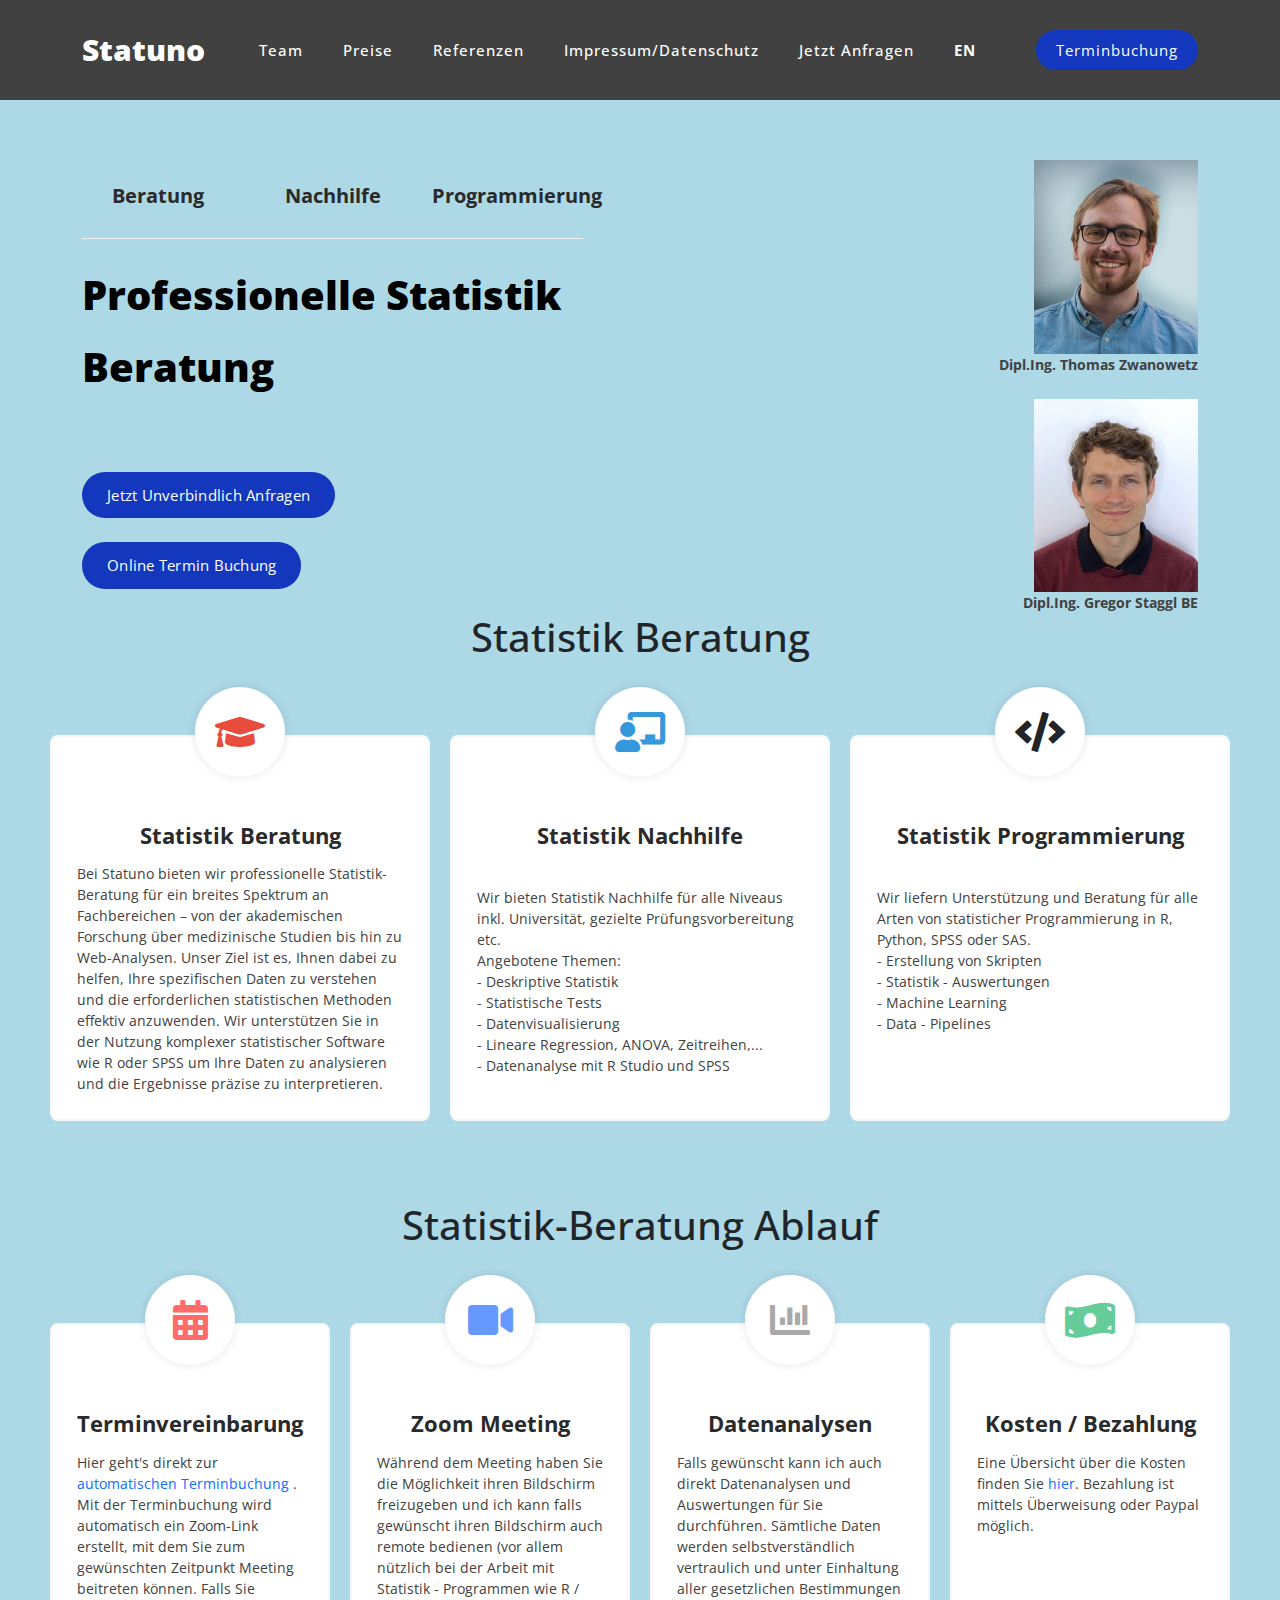
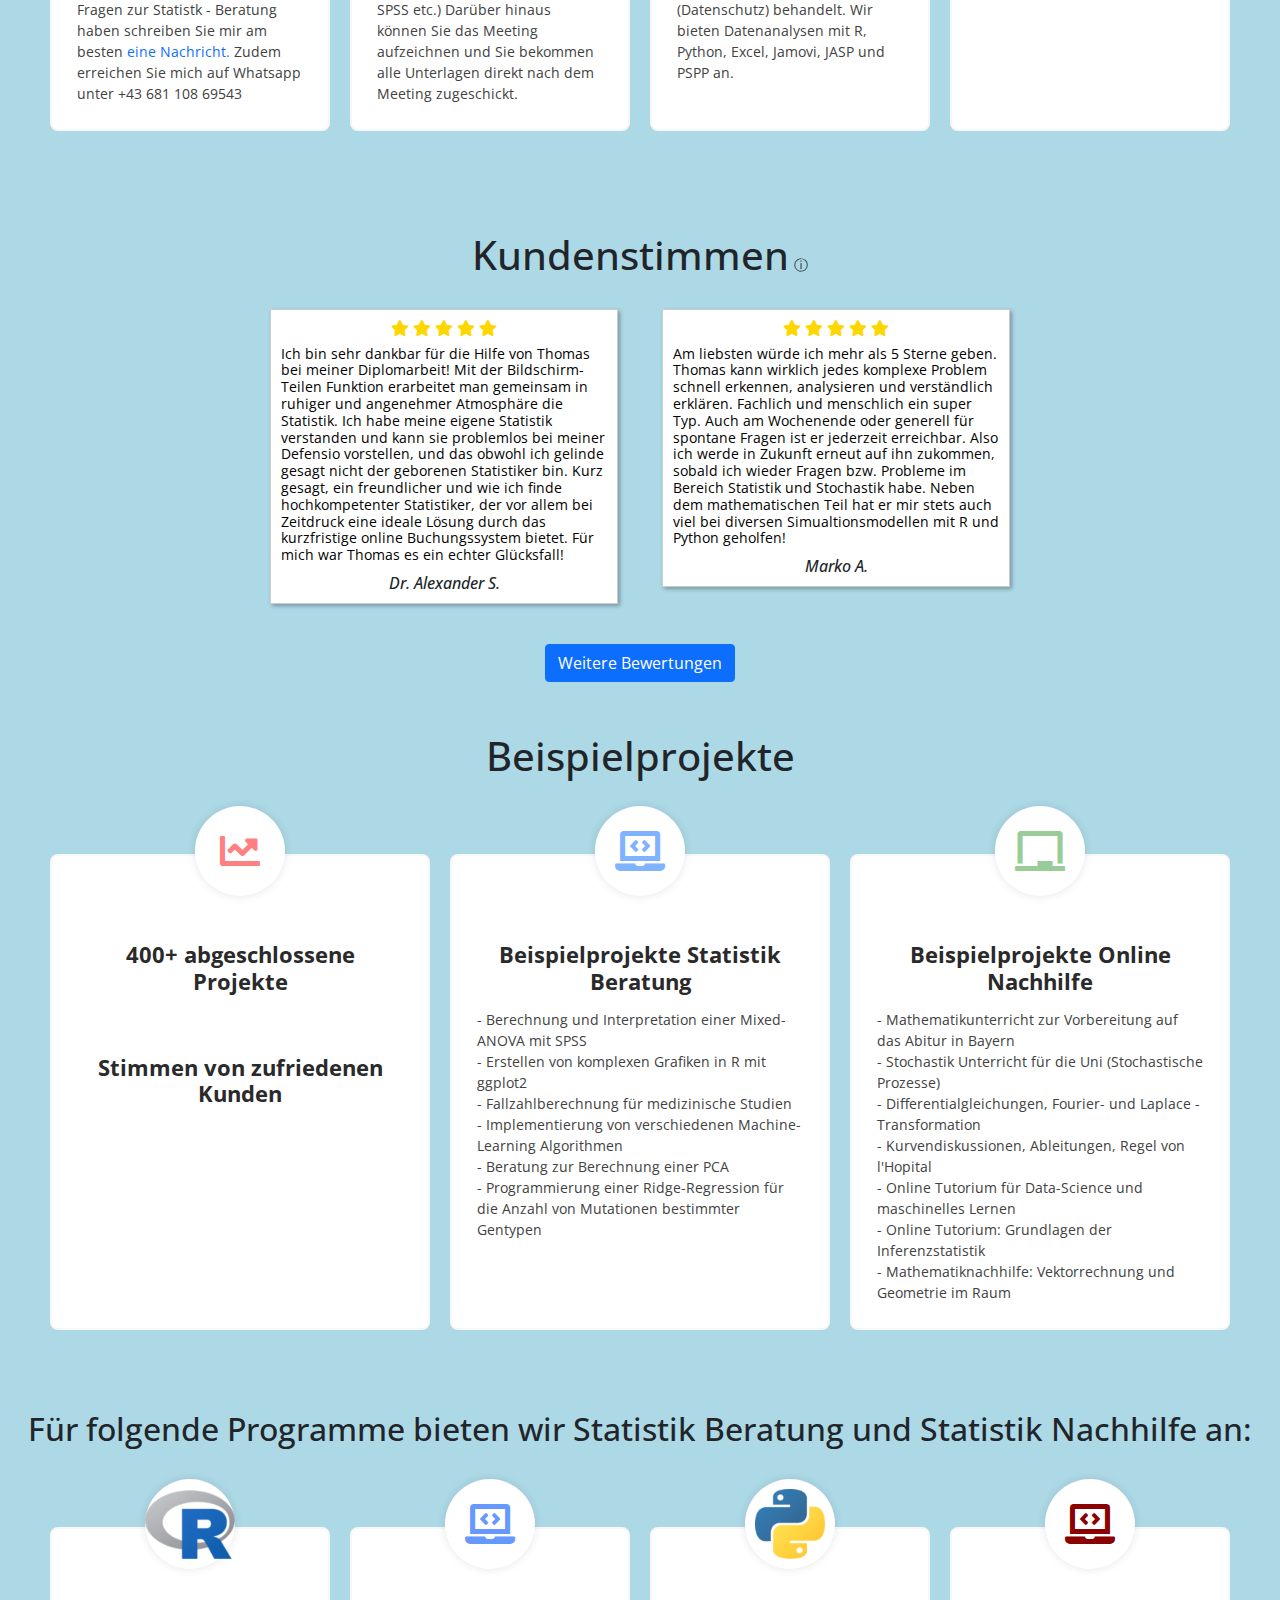
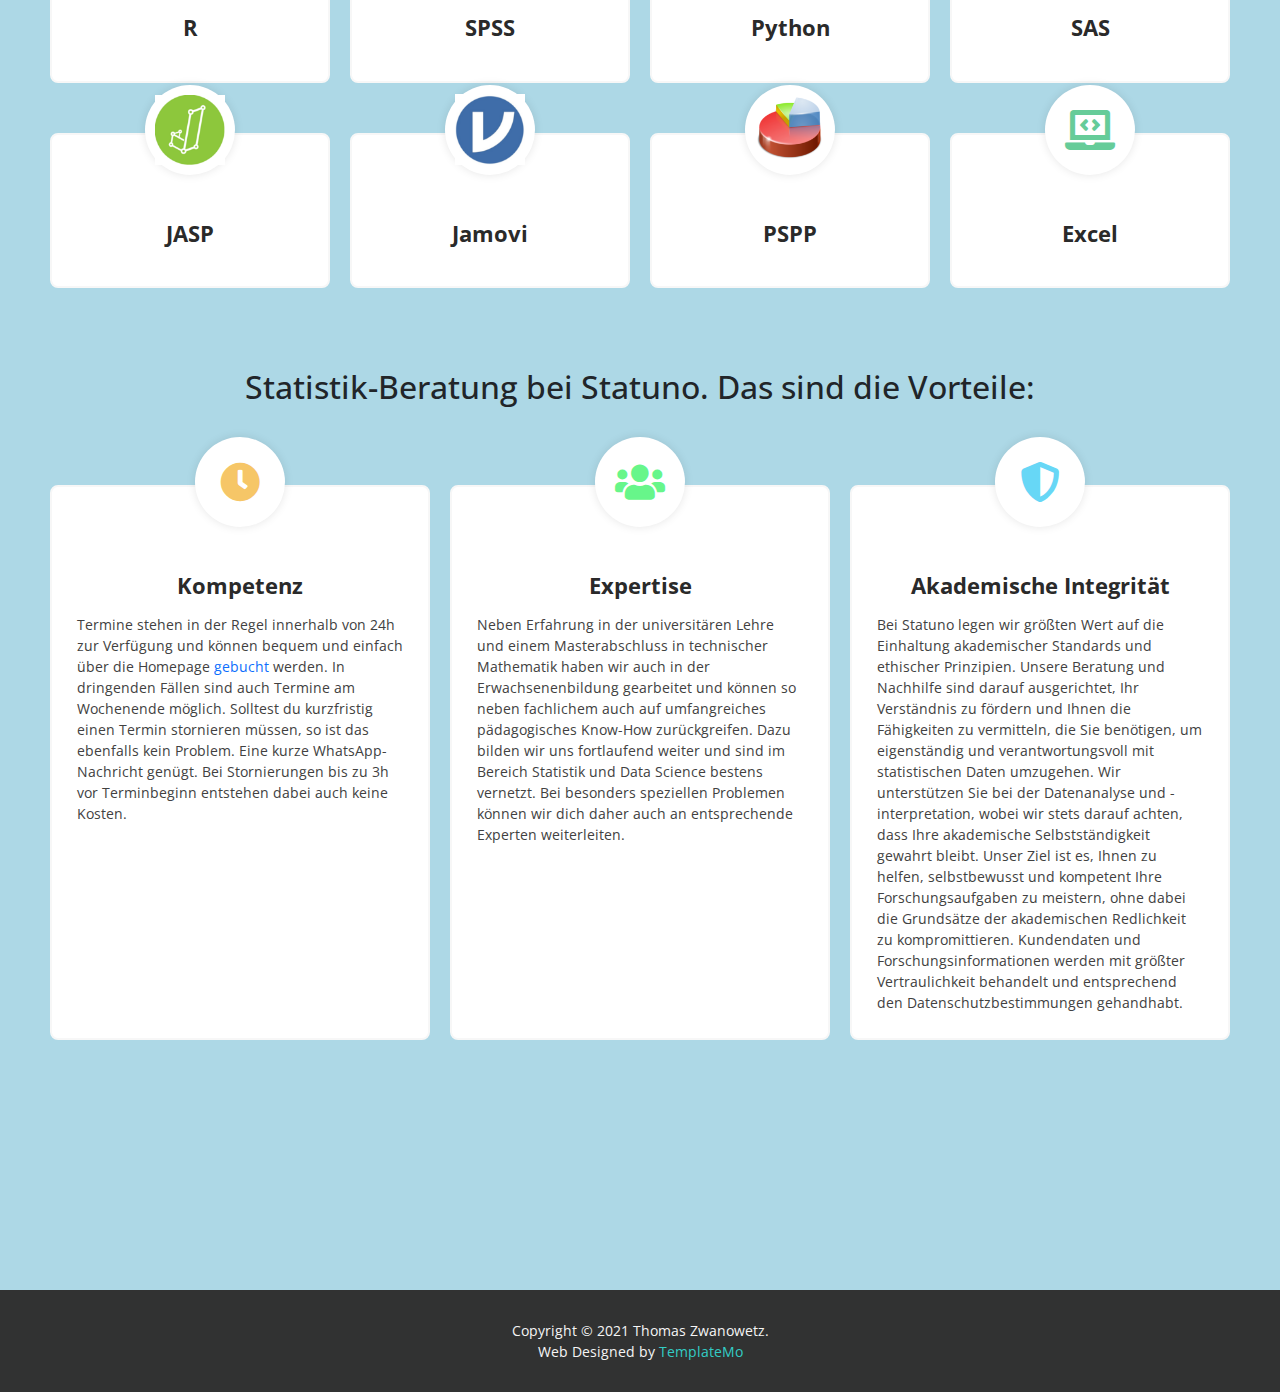
<file: index_echt.html>
<!DOCTYPE html>
<html lang="de">

<head>
  <meta charset="UTF-8">
  <meta name="viewport" content="width=device-width, initial-scale=1, shrink-to-fit=no">
  <meta name="title" content="Statuno - Statistik Beratung und Statistik Nachhilfe">
  <meta name="description" content="Professionelle Statistik Beratung und Statistik Nachhilfe innerhalb von 24h. Unterstützung bei Bachelor-, Master- und Doktorarbeiten sowie bei Übungsaufgaben und Prüfungsvorbereitung.">
  <meta name="author" content="Thomas Zwanowetz">
  <link rel="preconnect" href="https://fonts.gstatic.com">
  <link href="https://fonts.googleapis.com/css2?family=Open+Sans:wght@300;400;600;700;800&display=swap" rel="stylesheet">

  <title>Statuno - Professionelle Statistik Beratung und Nachhilfe</title>

  <!-- Bootstrap core CSS -->
  <link href="../vendor/bootstrap/css/bootstrap.min.css" rel="stylesheet">

  <!-- Additional CSS Files -->
  <link rel="stylesheet" href="../assets/css/fontawesome.css">
  <link rel="stylesheet" href="../assets/css/templatemo-seo-dream.css">
  <link rel="stylesheet" href="../assets/css/animated.css">
  <link rel="stylesheet" href="../assets/css/owl.css">
  <link rel="stylesheet" href="https://cdnjs.cloudflare.com/ajax/libs/font-awesome/5.15.3/css/all.min.css">
  <link rel="canonical" href="https://statuno.com/en/index.php">
  
  <!-- Google Analytics Tag -->
  <script async src="https://www.googletagmanager.com/gtag/js?id=G-7JJZ0JHSCH"></script>
  <script>
    window.dataLayer = window.dataLayer || [];
    function gtag(){dataLayer.push(arguments);}
    gtag('js', new Date());
    gtag('config', 'G-7JJZ0JHSCH');
  </script>


  <style>
    select#language-select {
        background-color: #414141;
        color: white;
    }
  </style>
</head>

<body style='background-color: lightblue'>
  <!-- Cookie Consent Banner -->
  <div id="cookie-banner" style="display: none; position: fixed; bottom: 0; width: 100%; background-color: #333; color: white; padding: 10px; text-align: center;">
    <p>We use cookies to ensure you get the best experience on our website. 
      <button id="accept-cookies" style="margin-left: 10px; padding: 5px; background-color: #4CAF50; color: white; border: none;">Accept</button>
    </p>
  </div>

  <script>
    // Show cookie banner
    window.addEventListener("load", function() {
      if (!localStorage.getItem("cookiesAccepted")) {
        document.getElementById("cookie-banner").style.display = "block";
      }
    });

    // Accept cookies
    document.getElementById("accept-cookies").addEventListener("click", function() {
      localStorage.setItem("cookiesAccepted", "true");
      document.getElementById("cookie-banner").style.display = "none";
    });
  </script>

  <!-- ***** Header Area Start ***** -->
  <header class="header-area header-sticky wow slideInDown" data-wow-duration="0.75s" data-wow-delay="0s">
    <div class="container">
      <div class="row">
        <div class="col-12">
          <nav class="main-nav">
            <!-- ***** Logo Start ***** -->
            <a href="https://www.statuno.com/en/index.php" class="logo">
              <h4>Statuno</h4>
            </a>
            <!-- ***** Logo End ***** -->
            <!-- ***** Menu Start ***** -->
            <ul class="nav">
              <li class="scroll-to-section"><a href="Team.php">Team</a></li> 
              <li class="scroll-to-section"><a href="Preise.php">Preise</a></li> 
              <li class="scroll-to-section"><a href="Referenzen.php">Referenzen</a></li> 
              <li class="scroll-to-section"><a href="Impressum.php">Impressum/Datenschutz</a></li>
              <li class="scroll-to-section"><a href="Kontakt.php">Jetzt anfragen</a></li> 
              <li class="scroll-to-section"><a href="en/index.php"><strong>EN</strong></a></li> 
              <li class="main-blue-button"><a href="Terminbuchung.php">Terminbuchung</a></li> 
            </ul>        
            <a class='menu-trigger'>
                <span>Menu</span>
            </a>
            <!-- ***** Menu End ***** -->
          </nav>
        </div>
      </div>
    </div>
  </header>
  <!-- ***** Header Area End ***** -->
 
  <body style='background-color: lightblue'>
    <div class="main-banner wow fadeIn" id="top" data-wow-duration="1s" data-wow-delay="0.5s" style="background-color: lightblue;">
        <div class="container">
          <div class="row">
            <div class="col-lg-12">
              <div class="row">
                <div class="col-lg-6 align-self-center">
                  <div class="left-content header-text wow fadeInLeft" data-wow-duration="1s" data-wow-delay="1s">
                    <div class="row">
                      <div class="col-lg-4 col-sm-4 info-stat">
                        <div class="info-stat">
                          <h4 style="text-align: center;">Beratung</h4>
                        </div>
                      </div>
                      <div class="col-lg-4 col-sm-4 info-stat">
                        <div class="info-stat">
                          <h4 style="text-align: center;">Nachhilfe</h4>
                        </div>
                      </div>
                      <div class="col-lg-4 col-sm-4 info-stat">
                        <div class="info-stat">
                          <h4 style="text-align: center;">Programmierung</h4>
                        </div>
                      </div>
                      <div class="col-lg-12">
                        <h2 style="background-color: lightblue;">Professionelle Statistik Beratung</h2>
                      </div>
                      <div class="col-lg-12">
                        <br>
                        <div class="main-blue-button ">
                          <a href="Kontakt.php">Jetzt unverbindlich anfragen</a>
                        </div>
                        <div class="main-blue-button ">
                          <br>
                          <a href="Terminbuchung.php">Online Termin Buchung</a>
                        </div>
                      </div>
                      </div>
                      </div>
                      </div>
                      <div class="col-lg-6">
                      <div class="row">
                        <div class="col-lg-12">
                          <div class="right-image wow fadeInRight" data-wow-duration="1s" data-wow-delay="0.5s">
                            <img src="../assets/images/Thomas.jpg" style="width: 30%" alt="Image of Thomas Zwanowetz">
                            <p class='name-text' ><strong>Dipl.Ing. Thomas Zwanowetz</strong></p>
                            <br>
                          </div>
                        </div>
                        <div class="col-lg-12">
                          <div class="right-image wow fadeInRight" data-wow-duration="1s" data-wow-delay="0.5s">
                            <img src="../assets/images/Gregor_Staggl.jpg" style="width: 30%" alt="Image of Gregor Staggl">
                            <p class='name-text'><strong>Dipl.Ing. Gregor Staggl BE</strong></p>
                          </div>
                        </div>
                      </div>
                      </div>
                      </div>
                      </div>
                      </div>
                      </div>
                      <h1 class="header-with-info">Statistik Beratung</h1>
                      <br>
                      <div class="services-section">
                      <div class="service-item">
                      <div class="icon2" >
                        <i class="fas fa-graduation-cap"></i>
                      </div>
                      <div class="content">
                        <h4>Statistik Beratung</h4>
                        <p class="block-text" style="text-align:left">Bei Statuno bieten wir professionelle Statistik-Beratung für ein breites Spektrum an Fachbereichen – von der akademischen Forschung über medizinische Studien bis hin zu Web-Analysen. Unser Ziel ist es, Ihnen dabei zu helfen, Ihre spezifischen Daten zu verstehen und die erforderlichen statistischen Methoden effektiv anzuwenden. Wir unterstützen Sie in der Nutzung komplexer statistischer Software wie R oder SPSS um Ihre Daten zu analysieren und die Ergebnisse präzise zu interpretieren.

</p>
                      </div>
                      </div>
                      <div class="service-item">
                      <div class="icon2">
                        <i class="fas fa-chalkboard-teacher"></i>
                      </div>
                      <div class="content">
                        <h4>Statistik Nachhilfe</h4>
                        <br> 
    <p class="block-text">Wir bieten Statistik Nachhilfe für alle Niveaus inkl. Universität, gezielte Prüfungsvorbereitung etc.</p>
    <p class="block-text">Angebotene Themen:</p>

    <p class="block-text">- Deskriptive Statistik</p>
    <p class="block-text">- Statistische Tests</p>
    <p class="block-text">- Datenvisualisierung</p>
    <p class="block-text">- Lineare Regression, ANOVA, Zeitreihen,...</p>
    <p class="block-text">- Datenanalyse mit R Studio und SPSS</p>


  </div>
                      </div>
                      <div class="service-item">
                      <div class="icon2">
                        <i class="fas fa-code"></i>
                      </div>
                      <div class="content">
    <h4>Statistik Programmierung</h4>
    <br>
    <div style='text-align:left'>
    <p class="block-text">Wir liefern Unterstützung und Beratung für alle Arten von statisticher Programmierung in R, Python, SPSS oder SAS.</p>
    <p class="block-text">- Erstellung von Skripten</p>
    <p class="block-text">- Statistik - Auswertungen</p>
    <p class="block-text">- Machine Learning</p>
    <p class="block-text">- Data - Pipelines</p>
</div>
                      </div>
                      </div>
                      </div>

                      <h1 class="header-with-info">Statistik-Beratung Ablauf</h1>
                      <br>
                      <div class="features-section">
                      <div class="service-item">
                        <div class="icon2">
                          <i class="fas fa-calendar-alt" style="color:#ff6b6b"></i>
                        </div>
                        <div class="content">
                          <h4>Terminvereinbarung</h4>
                          <p style="text-align:left">Hier geht's direkt zur <a href="Terminbuchung.php"> automatischen Terminbuchung </a>. Mit der Terminbuchung wird automatisch ein Zoom-Link
        erstellt, mit dem Sie zum gewünschten Zeitpunkt Meeting beitreten können. Falls Sie Fragen zur Statistk - Beratung haben schreiben Sie
        mir am besten <a href="Kontakt.php"> eine Nachricht. </a> Zudem erreichen Sie mich auf Whatsapp unter +43 681 108 69543 </p>
                      </div>
                      </div>
                      <div class="service-item">
                        <div class="icon2">
                          <i class="fas fa-video" style="color: #6699ff"></i>
                        </div>
                        <div class="content">
                          <h4>Zoom Meeting</h4>
                          <p style="text-align:left">Während dem Meeting haben Sie die Möglichkeit ihren Bildschirm freizugeben und ich kann falls gewünscht ihren
        Bildschirm auch remote bedienen (vor allem nützlich bei der Arbeit mit Statistik - Programmen wie R / SPSS etc.) Darüber
        hinaus können Sie das Meeting aufzeichnen und Sie bekommen alle Unterlagen direkt nach dem Meeting zugeschickt.</p>
                      </div>
                      </div>
                      <div class="service-item">
                        <div class="icon2">
                          <i class="fas fa-chart-bar" style="color: #a9a9a9 "> </i>
                        </div>
                        <div class="content">
                          <h4>Datenanalysen</h4>
                          <p style="text-align:left">Falls gewünscht kann ich auch direkt Datenanalysen und Auswertungen für Sie durchführen. Sämtliche Daten werden selbstverständlich vertraulich und unter Einhaltung aller gesetzlichen Bestimmungen (Datenschutz) behandelt. 
 Wir bieten Datenanalysen mit R, Python, Excel, Jamovi, JASP und PSPP an.  </p>
                      </div>
                      </div>
                      <div class="service-item">
                          <div class="icon2">
                              <i class="fas fa-money-bill-wave" style="color:#66cc99"> </i>       
                           </div>
                          <div class="content">
                            <h4>Kosten / Bezahlung</h4>
                            <p style='text-align:left'>Eine Übersicht über die Kosten finden Sie <a href="Preise.php">hier</a>. Bezahlung ist mittels Überweisung oder Paypal möglich.</p>
                          </div>
                        </div>
                      </div>
                      <div class="container2" style="background-color: lightblue;">
                      <h1 class="header-with-info">Kundenstimmen<span class="info-icon">&#9432;<span class="info-text"><a href="Referenzen.php">Informationspflicht lt. § 5b Abs. 3 UWG</a> </span></span></h1>      
                      <div class="row" style="margin-top:30px">
                        <div class="column">
                          <div class="review">
                              <div class="stars">
                                  <i class="fas fa-star"></i>
                                  <i class="fas fa-star"></i>
                                  <i class="fas fa-star"></i>
                                  <i class="fas fa-star"></i>
                                  <i class="fas fa-star"></i>
                                </div>
                            <p class="comment" style="line-height: 120%;color:black;">Ich bin sehr dankbar für die Hilfe von Thomas bei meiner Diplomarbeit! Mit der Bildschirm-Teilen Funktion erarbeitet man gemeinsam in ruhiger und angenehmer Atmosphäre die Statistik. Ich habe meine eigene Statistik verstanden und kann sie problemlos bei meiner Defensio vorstellen, und das obwohl ich gelinde gesagt nicht der geborenen Statistiker bin. Kurz gesagt, ein freundlicher und wie ich finde hochkompetenter Statistiker, der vor allem bei Zeitdruck eine ideale Lösung durch das kurzfristige online Buchungssystem bietet. Für mich war Thomas es ein echter Glücksfall!</p>
                            <h6 class="date" style="text-align:center;margin-top:10px">Dr. Alexander S.</h6>
                          </div>
                      </div>
                        <div class="column">
                          <div class="review">
                              <div class="stars">
                                  <i class="fas fa-star"></i>
                                  <i class="fas fa-star"></i>
                                  <i class="fas fa-star"></i>
                                  <i class="fas fa-star"></i>
                                  <i class="fas fa-star"></i>
                                </div>
                            <p class="comment" style="line-height: 120%;color:black;">Am liebsten würde ich mehr als 5 Sterne geben. Thomas kann wirklich jedes komplexe Problem schnell erkennen, analysieren und verständlich erklären. Fachlich und menschlich ein super Typ. Auch am Wochenende oder generell für spontane Fragen ist er jederzeit erreichbar. Also ich werde in Zukunft erneut auf ihn zukommen, sobald ich wieder Fragen bzw. Probleme im Bereich Statistik und Stochastik habe. Neben dem mathematischen Teil hat er mir stets auch viel bei diversen Simualtionsmodellen mit R und Python geholfen!</p>
                            <h6 class="date" style="text-align:center;margin-top:10px">Marko A.</h6>
                            </div>
                      </div>
                      </div>
                      </div>
                      <div style="display: flex; justify-content: center;">
                      <a href='Referenzen.php'>     <button class="btn btn-primary">Weitere Bewertungen</button></a>   
                      </div>


                      <h1 style='margin-top:50px' class="header-with-info">Beispielprojekte</h1>
                      <br>
                      <div class="projects-section">
                      <div class="service-item">
                        <div class="icon2">
                          <i class="fas fa-chart-line" style="color: #ff8080;"></i>
                        </div>
                        <div class="content">
                          <h4>400+ abgeschlossene Projekte</h4>
                          <a href='Referenzen.php'><h4>Stimmen von zufriedenen Kunden</h4></a>
                        </div>
                      </div>
                      <div class="service-item">
                        <div class="icon2">
                          <i class="fas fa-laptop-code" style="color: #80b3ff;"></i>
                        </div>
                        <div class="content">
                          <h4>Beispielprojekte Statistik Beratung</h4>
                          <p class="block-text">- Berechnung und Interpretation einer Mixed-ANOVA mit SPSS</p>
    <p class="block-text">- Erstellen von komplexen Grafiken in R mit ggplot2</p>
    <p class="block-text">- Fallzahlberechnung für medizinische Studien</p>
    <p class="block-text">- Implementierung von verschiedenen Machine-Learning Algorithmen</p>
    <p class="block-text">- Beratung zur Berechnung einer PCA </p>
    <p class="block-text">- Programmierung einer Ridge-Regression für die Anzahl von Mutationen bestimmter Gentypen</p>
                        </div>
                      </div>
                      <div class="service-item">
                        <div class="icon2">
                          <i class="fas fa-chalkboard" style="color: #99cc99;"></i>
                        </div>
                        <div class="content">
                          <h4>Beispielprojekte Online Nachhilfe</h4>
                          <p class="block-text"> - Mathematikunterricht zur Vorbereitung auf das Abitur in Bayern </li>
  <p class="block-text">  - Stochastik Unterricht für die Uni (Stochastische Prozesse) </li>
  <p class="block-text">  - Differentialgleichungen, Fourier- und Laplace - Transformation  </li>
  <p class="block-text">  - Kurvendiskussionen, Ableitungen, Regel von l'Hopital</li>
  <p class="block-text">  - Online Tutorium für Data-Science und maschinelles Lernen  </li>
  <p class="block-text"> - Online Tutorium: Grundlagen der Inferenzstatistik   </li>
 <p class="block-text">  - Mathematiknachhilfe: Vektorrechnung und Geometrie im Raum   </li>

                      </div>
                      </div>
                      </div>
                      <h2 class="header-with-info" style="text-align: center;">Für folgende Programme bieten wir Statistik Beratung und Statistik Nachhilfe an:</h2>
                      <br>
<div class="software-section">
<div class="service-item">
<div class="icon2" style="padding:0px">
  <a href="https://www.r-project.org/"><img src="../assets/images/Rlogo.png" alt='R Logo' ></a>
</div>
<div class="content">
  <a href="https://www.r-project.org/"> <h4>R</h4></a>
</div>
</div>
<div class="service-item">
<div class="icon2">
    
  <a href="https://www.ibm.com/analytics/spss-statistics-software"><i class="fas fa-laptop-code" style="color: #6699ff"></i></a>
</div>
<div class="content">
  <a href="https://www.ibm.com/analytics/spss-statistics-software">     <h4>SPSS</h4></a>
</div>
</div>
<div class="service-item">
<div class="icon2">
  <a href="https://www.python.org/"><img src="../assets/images/Python_logo_icon.png" alt='Python-Logo'></a>
</div>
<div class="content">
  <a href="https://www.python.org/"> <h4>Python</h4></a>
</div>
</div>
<div class="service-item">
<div class="icon2">
  <a href="https://www.sas.com/"><i class="fas fa-laptop-code" style="color:darkred"></i></a>
</div>
<div class="content">
    <a href="https://www.sas.com/"><h4>SAS</h4></a>
</div>
</div>
<div class="service-item">
<div class="icon2">
  <a href="https://jasp-stats.org/"><img src="../assets/images/Screenshot 2023-06-01 125037.png" alt='Jasp-Logo'></a>
</div>
<div class="content">
    <a href="https://jasp-stats.org/">      <h4>JASP</h4></a>
</div>
</div>
<div class="service-item">
<div class="icon2">
  <a href="https://www.jamovi.org/"><img src="../assets/images/Jamovi_logo.png" alt='Jamovi-Logo'></a>
</div>
<div class="content">
    <a href="https://www.jamovi.org/"><h4>Jamovi</h4></a>
  <p style="text-align: left"></p>
</div>
</div>
<div class="service-item">
<div class="icon2">
  <a href="https://www.gnu.org/software/pspp/"><img src="../assets/images/pspplogo.png" alt='PSPP-Logo'></a>
</div>
<div class="content">
    <a href="https://www.gnu.org/software/pspp/"><h4>PSPP</h4></a>
    <p style="text-align: left"></p>
</div>
</div>
<div class="service-item">
<div class="icon2">
  <a href="https://www.microsoft.com/microsoft-365/excel"><i class="fas fa-laptop-code" style="color:#66cc99"></i></a>
</div>
<div class="content">
    <a href="https://www.microsoft.com/microsoft-365/excel"><h4>Excel</h4></a>
</div>
</div>
</div>
<h2 class="header-with-info" style="text-align: center;">Statistik-Beratung bei Statuno. Das sind die Vorteile:</h2>
<br>
<div class="services-section">
<div class="service-item">
<div class="icon2">
  <i class="fas fa-clock" style="color: #F6C667"></i>
</div>
<div class="content">
  <h4>Kompetenz</h4>
  <p class="block-text">
  Termine stehen in der Regel innerhalb von 24h zur Verfügung und können bequem und einfach über die Homepage <a href="Terminbuchung.php">gebucht</a> werden. In dringenden Fällen sind auch Termine am Wochenende möglich. Solltest du kurzfristig einen Termin stornieren müssen, so ist das ebenfalls kein Problem. Eine kurze WhatsApp-Nachricht genügt. Bei Stornierungen bis zu 3h vor Terminbeginn entstehen dabei auch keine Kosten.</p>
</div>
</div>
<div class="service-item">
<div class="icon2">
  <i class="fas fa-users" style="color: #67F68A;"></i>
</div>
<div class="content">
  <h4>Expertise</h4>
  <p class="block-text">
  Neben Erfahrung in der universitären Lehre und einem Masterabschluss in technischer Mathematik haben wir auch in der Erwachsenenbildung gearbeitet und können so neben fachlichem auch auf umfangreiches pädagogisches Know-How zurückgreifen. Dazu bilden wir uns fortlaufend weiter und sind im Bereich Statistik und Data Science bestens vernetzt. Bei besonders speziellen Problemen können wir dich daher auch an entsprechende Experten weiterleiten.
</div>
</div>
<div class="service-item">
    <div class="icon2">
        <i class="fas fa-shield-alt" style="color: #67D7F6"></i>
    </div>
    <div class="content">
        <h4>Akademische Integrität</h4>
        <p class="block-text">
            Bei Statuno legen wir größten Wert auf die Einhaltung akademischer Standards und ethischer Prinzipien. Unsere Beratung und Nachhilfe sind darauf ausgerichtet, Ihr Verständnis zu fördern und Ihnen die Fähigkeiten zu vermitteln, die Sie benötigen, um eigenständig und verantwortungsvoll mit statistischen Daten umzugehen. Wir unterstützen Sie bei der Datenanalyse und -interpretation, wobei wir stets darauf achten, dass Ihre akademische Selbstständigkeit gewahrt bleibt. Unser Ziel ist es, Ihnen zu helfen, selbstbewusst und kompetent Ihre Forschungsaufgaben zu meistern, ohne dabei die Grundsätze der akademischen Redlichkeit zu kompromittieren. Kundendaten und Forschungsinformationen werden mit größter Vertraulichkeit behandelt und entsprechend den Datenschutzbestimmungen gehandhabt.
        </p>
    </div>
</div>
</div>
<div class="faq-section">

</div>
</div>
<footer style="background-color: #313232;color:white">
  <div class="container">
    <div class="row">
      <div class="col-lg-12">
        <p  style="color:whitesmoke">Copyright © 2021 Thomas Zwanowetz. 
        <br>Web Designed by <a rel="nofollow" href="https://templatemo.com" title="free CSS templates">TemplateMo</a></p>
      </div>
    </div>
  </div>
</footer>
<script>
  function switchLanguage() {
      var languageSelect = document.getElementById('language-select');
      var selectedLanguage = languageSelect.options[languageSelect.selectedIndex].value;

      if (selectedLanguage === "de") {
          // Redirect to the German version of the website
          window.location.href = "https://www.statuno.com/index.php";
      } else if (selectedLanguage === "en") {
          // Redirect to the English version of the website
          window.location.href = "https://www.statuno.com/en/index.php";
      }
  }
</script>
  <!-- Scripts -->
  <script src="../vendor/jquery/jquery.min.js"></script>
  <script src="../vendor/bootstrap/js/bootstrap.bundle.min.js"></script>
  <script src="../assets/js/owl-carousel.js"></script>
  <script src="../assets/js/imagesloaded.js"></script>
  <script src="../assets/js/custom.js"></script>

</body>
</html>
</file>
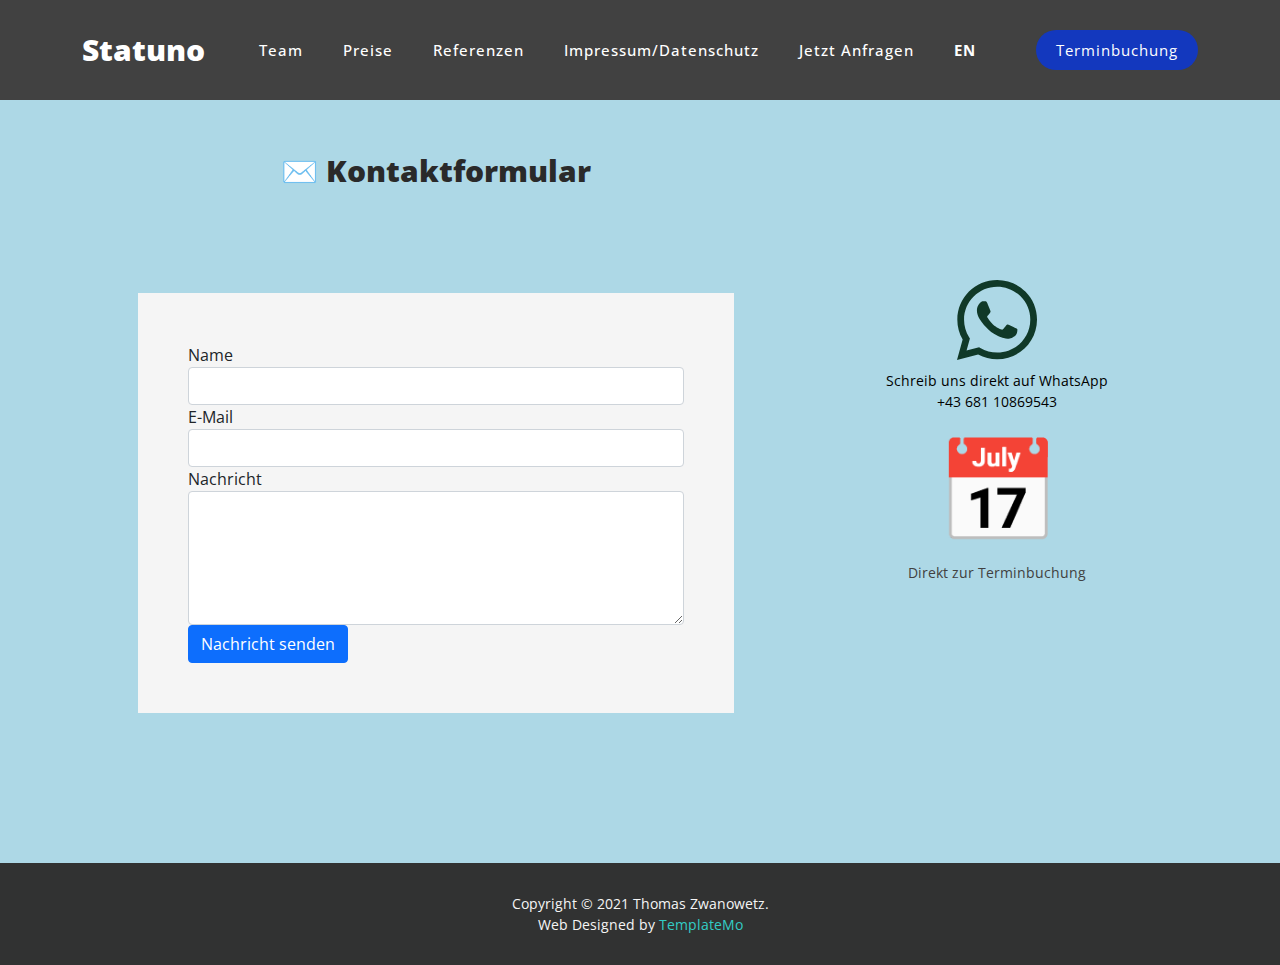
<file: Kontakt.html>
<!DOCTYPE html>
<html lang="de">


  <head>

    <meta charset="UTF-8">
    <meta name="viewport" content="width=device-width, initial-scale=1, shrink-to-fit=no">
    <meta name="description" content="Kontaktformular für die Statistik Beratung und Statistik Nachhilfe">
    <meta name="author" content="">
    <link rel="preconnect" href="https://fonts.gstatic.com">
    <link href="https://fonts.googleapis.com/css2?family=Open+Sans:wght@300;400;600;700;800&display=swap" rel="stylesheet">

    <title>Statistik-Beratung - Kontakt</title>

    <!-- Bootstrap core CSS -->
    <link href="vendor/bootstrap/css/bootstrap.min.css" rel="stylesheet">


    <!-- Additional CSS Files -->
    <link rel="stylesheet" href="assets/css/fontawesome.css">
    <link rel="stylesheet" href="assets/css/templatemo-seo-dream.css">
    <link rel="stylesheet" href="assets/css/animated.css">
    <link rel="stylesheet" href="assets/css/owl.css">
    <link rel="canonical" href="https://statuno.com/Kontakt.html">

<!--

TemplateMo 563 SEO Dream

https://templatemo.com/tm-563-seo-dream

-->

</head>

<style>
    .big-calendar-icon {
      font-size: 100px;
    }
    <style>
    form#contact button:hover {
      background-color: #4771cb!important;
      color: #fff!important;
      border-bottom: 2px solid black!important;
    }
    .framework {
      background-color: white;
      border: 1px solid #0069FF;
      border-radius: 0px;
      color: blueblack;
      text-align: center;
      margin-top: 10px;
      width: 100%;
      padding: 20px; /* Adjust the padding as desired */
    }
  /* Style for larger screens */
  @media (min-width: 768px) {
    .responsive-div {
      margin: 100px;
    }
  }

  /* Style for smaller screens */
  @media (max-width: 767px) {
    .responsive-div {
      margin: 5px;
    }
  }
</style>



  <!-- ***** Header Area Start ***** -->
  <header class="header-area header-sticky wow slideInDown" data-wow-duration="0.75s" data-wow-delay="0s">
    <div class="container">
      <div class="row">
        <div class="col-12">
          <nav class="main-nav">
            <!-- ***** Logo Start ***** -->
            <a href="https://www.statuno.com/" class="logo">
              <h4>Statuno </h4>
            </a>
            <!-- ***** Logo End ***** -->
            <!-- ***** Menu Start ***** -->
            <ul class="nav">
              <li class="scroll-to-section"><a href="Team.html" >Team</a></li> 
              <li class="scroll-to-section"><a href="Preise.html">Preise </a></li> 
 
               <li class="scroll-to-section"><a href="Referenzen.html">Referenzen </a></li> 
               <li class="scroll-to-section"><a href="Impressum.html">Impressum/Datenschutz </a></li>
               <li class="scroll-to-section"><a href="Kontakt.html">Jetzt Anfragen</a></li> 
               <li class="scroll-to-section"><a href="en/Contact.html"><strong> EN </strong> </a></li> 

               <li class="main-blue-button"><a href="Terminbuchung.html">Terminbuchung </a></li> 
 
             </ul>        
            <a class='menu-trigger'>
                <span>Menu</span>
            </a>
            <!-- ***** Menu End ***** -->
          </nav>
        </div>
      </div>
    </div>
  </header>
  <!-- ***** Header Area End ***** -->

<body>
  <div style="background-color: lightblue;padding: 40px;">
      <div class="row">
        <div class="col-lg-8" style="background-color: lightblue; padding: 10px;">
          <div class="section-heading text-center wow bounceIn" data-wow-duration="1s" data-wow-delay="0.2s">
            <br><br>
            <h2 style="margin-top:50px"><strong><span class="contact-icon">✉️</span> Kontaktformular</strong></h2>
          </div>
          <div class='responsive-div' style="background-color: whitesmoke; padding: 10px">
            <form id="contact-form" method="post"   action="https://formspree.io/f/xvovqqvp"
 style="margin:40px">
              <div class="form-group">
                <label for="name">Name</label>
                <input type="text" class="form-control" id="name" name="name" required>
              </div>
              <div class="form-group">
                <label for="email">E-Mail</label>
                <input type="email" class="form-control" id="email" name="email" required>
              </div>
              <div class="form-group">
                <label for="message">Nachricht</label>
                <textarea class="form-control" id="message" name="message" rows="5" required></textarea>
              </div>
              <button styel='margin-top:20px' type="submit" class="btn btn-primary">Nachricht senden</button>
            </form>
          </div>
        </div>
        <div class="col-lg-3 d-flex flex-column align-items-center justify-content-center" style="background-color: lightblue; padding: 20px;">
          <a href="https://wa.me/4368110869543?text=Hello%20I%20am%20interested%20in%20your%20services" target="_blank">
            <img src="assets/images/Digital_Glyph_Dark_Green.svg" style="height: 80px;" alt='WhatsApp Logo'/></img>
          </a>
          <a style="margin-top:10px" target="_blank" href="https://wa.me/4368110869543?text=Hello%20I%20am%20interested%20in%20your%20services"><p class="text-center" style="color:black">Schreib uns direkt auf WhatsApp <br>+43 681 10869543 </p></a>
          <a href="Terminbuchung.html"><span class="big-calendar-icon">📅</span></a>
          <a href="Terminbuchung.html"><p class="text-center"> Direkt zur Terminbuchung</p> </a>
        </div>
      </div>
  </div>
  </body>
  
  
  <footer style="background-color: #313232;color:white">
            <div class="container">
              <div class="row">
                <div class="col-lg-12">
                  <p  style="color:whitesmoke">Copyright © 2021 Thomas Zwanowetz. 
                  
                  <br>Web Designed by <a rel="nofollow" href="https://templatemo.com" title="free CSS templates">TemplateMo</a></p>
                </div>
              </div>
            </div>
          </footer>
  <!-- Scripts -->
  <script src="vendor/jquery/jquery.min.js"></script>
  <script src="vendor/bootstrap/js/bootstrap.bundle.min.js"></script>
  <script src="assets/js/owl-carousel.js"></script>
  <script src="assets/js/imagesloaded.js"></script>
  <script src="assets/js/custom.js"></script>

</html>
</file>
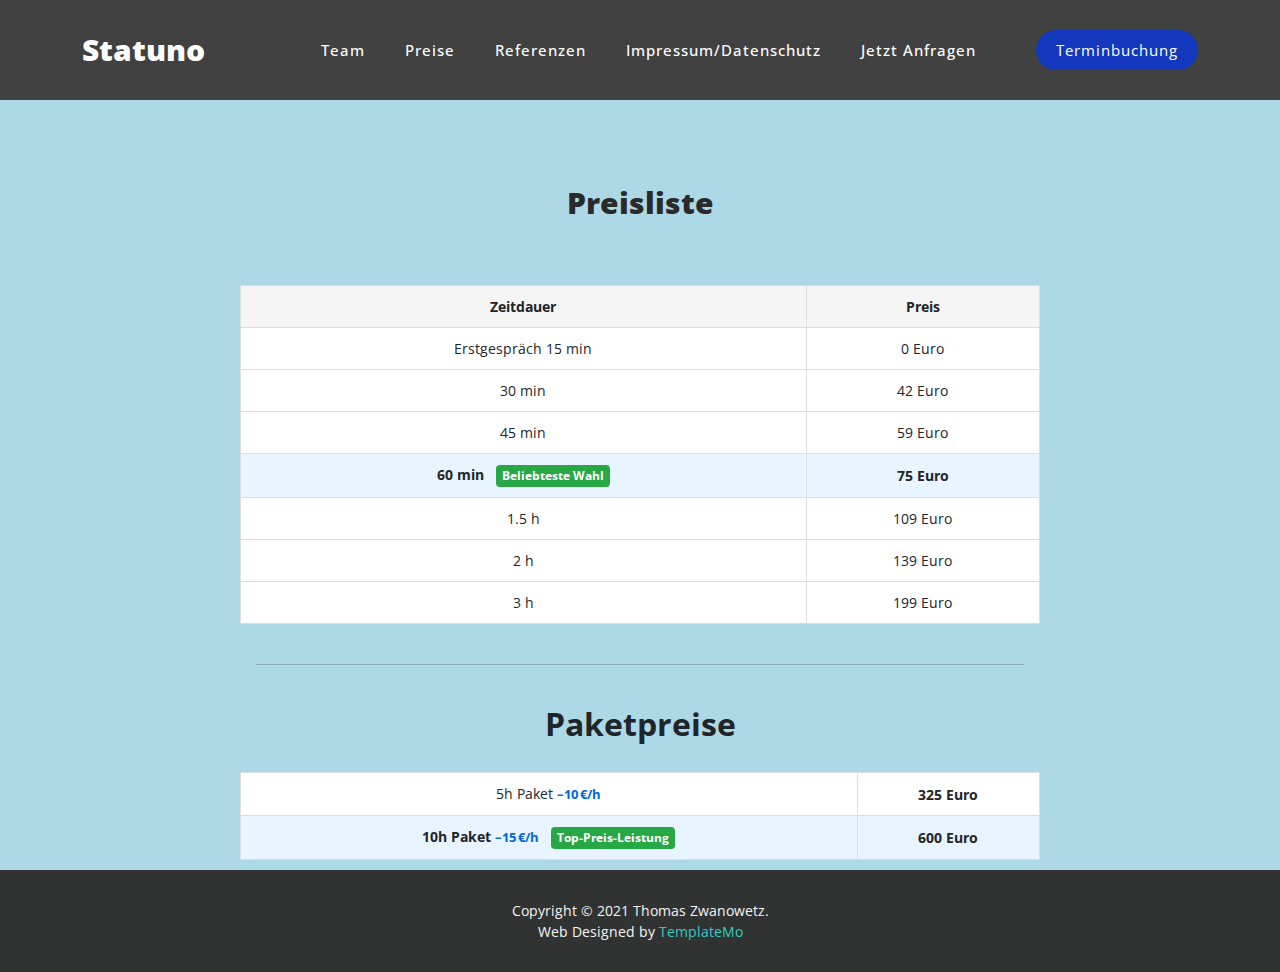
<file: Preise.html>
<!DOCTYPE html>
<html lang="de">

<head>
  <meta charset="UTF-8">
  <meta name="viewport" content="width=device-width, initial-scale=1, shrink-to-fit=no">
  <meta name="title" content="Preise - Statuno - Statistik Beratung und Nachhilfe">
  <meta name="description" content="Erfahren Sie mehr über die Preise von Statuno, einem Anbieter professioneller Statistik-Beratung und Statistik-Nachhilfe.">
  <link href="https://fonts.googleapis.com/css2?family=Open+Sans:wght@300;400;600;700;800&display=swap" rel="stylesheet">
  <title>Statistik-Beratung - Preise</title>

  <!-- Bootstrap core CSS -->
  <link href="vendor/bootstrap/css/bootstrap.min.css" rel="stylesheet">

  <!-- Additional CSS Files -->
  <link rel="stylesheet" href="assets/css/fontawesome.css">
  <link rel="stylesheet" href="assets/css/templatemo-seo-dream.css">
  <link rel="stylesheet" href="assets/css/animated.css">
  <link rel="stylesheet" href="assets/css/owl.css">
  <link rel="stylesheet" href="https://cdnjs.cloudflare.com/ajax/libs/font-awesome/5.15.3/css/all.min.css">
  <link rel="canonical" href="https://statuno.com/Preise.html">

  <style>
    table.table-container {
      width: 90%;
      max-width: 800px;
      margin-left: auto;
      margin-right: auto;
      border-collapse: collapse;
    }

    @media (min-width: 576px) {
      table.table-container {
        width: 80%;
      }
    }

    table.table-container th,
    table.table-container td {
      font-size: 14px;
      padding: 10px;
      text-align: center;
      border: 1px solid #ddd;
    }

    tr.highlight-row {
      background-color: #e8f4ff;
      font-weight: bold;
    }

    .label {
      display: inline-block;
      font-size: 12px;
      background-color: #28a745;
      color: white;
      padding: 2px 6px;
      border-radius: 4px;
      margin-left: 8px;
    }

    .package-label {
      font-size: 13px;
      font-weight: bold;
      color: #0069d9;
    }

    p.info-text {
      text-align: center;
      font-size: 14px;
      margin-top: 10px;
      color: #444;
    }

    @media (max-width: 500px) {
      p.info-text {
        font-size: 13px;
        padding: 0 10px;
      }
    }
  </style>
</head>

<body style="background-color:lightblue">
  <!-- ***** Header Area Start ***** -->
  <header class="header-area header-sticky wow slideInDown" data-wow-duration="0.75s" data-wow-delay="0s">
    <div class="container">
      <div class="row">
        <div class="col-12">
          <nav class="main-nav">
            <a href="https://www.statuno.com/" class="logo">
              <h4>Statuno</h4>
            </a>
            <ul class="nav">
              <li class="scroll-to-section"><a href="Team.html">Team</a></li>
              <li class="scroll-to-section"><a href="Preise.html" class="active">Preise</a></li>
              <li class="scroll-to-section"><a href="Referenzen.html">Referenzen</a></li>
              <li class="scroll-to-section"><a href="Impressum.html">Impressum/Datenschutz</a></li>
              <li class="scroll-to-section"><a href="Kontakt.html">Jetzt anfragen</a></li>
              <li class="main-blue-button"><a href="Terminbuchung.html">Terminbuchung</a></li>
            </ul>
            <a class='menu-trigger'><span>Menu</span></a>
          </nav>
        </div>
      </div>
    </div>
  </header>

  <div id="statuno" class="our-services section" style="margin-top:50px;">
    <div class="container">
      <div class="row">
        <div class="col-lg-6 offset-lg-3">
          <div class="section-heading wow bounceIn" data-wow-duration="1s" data-wow-delay="0.2s">
            <h2><strong>Preisliste</strong></h2>
          </div>
        </div>
      </div>
    </div>

    <table class="table-container" style="background-color: white;">
      <tr style="background-color:#f5f5f5">
        <th>Zeitdauer</th>
        <th>Preis</th>
      </tr>
      <tr>
        <td>Erstgespräch 15 min</td>
        <td>0 Euro</td>
      </tr>
      <tr>
        <td>30 min</td>
        <td>42 Euro</td>
      </tr>
      <tr>
        <td>45 min</td>
        <td>59 Euro</td>
      </tr>
      <tr class="highlight-row">
        <td>60 min <span class="label">Beliebteste Wahl</span></td>
        <td>75 Euro</td>
      </tr>
      <tr>
        <td>1.5 h</td>
        <td>109 Euro</td>
      </tr>
      <tr>
        <td>2 h</td>
        <td>139 Euro</td>
      </tr>
      <tr>
        <td>3 h</td>
        <td>199 Euro</td>
      </tr>
    </table>

    <p class="info-text">
      Alle Preise gelten unabhängig von der gewählten Zahlungsmethode. Zahlung via Paypal, Kreditkarte oder SEPA-Überweisung möglich.
    </p>

    <hr style="width: 60%; margin: 40px auto;">
    <h2 style="text-align: center; margin-top: 20px;"><strong>Paketpreise</strong></h2>
    <br>
    <div class="price-table">
      <table class='table-container' style="background-color: white; margin-bottom: 10px;">
        <tr>
          <td>5h Paket <span class="package-label">–10 €/h</span></td>
          <td><strong>325 Euro</strong></td>
        </tr>
        <tr style="background-color: #e8f4ff; font-weight: bold;">
          <td>10h Paket <span class="package-label">–15 €/h</span> <span class="label">Top-Preis-Leistung</span></td>
          <td>600 Euro</td>
        </tr>
      </table>
    </div>

    <p class="info-text">
      Ideal für Abschlussarbeiten, regelmäßige Betreuung oder datenintensive Projekte.
    </p>
  </div>

  <footer style="background-color: #313232;color:white">
    <div class="container">
      <div class="row">
        <div class="col-lg-12">
          <p style="color:whitesmoke">Copyright © 2021 Thomas Zwanowetz.<br>
            Web Designed by <a rel="nofollow" href="https://templatemo.com" title="free CSS templates">TemplateMo</a></p>
        </div>
      </div>
    </div>
  </footer>

  <!-- Scripts -->
  <script src="vendor/jquery/jquery.min.js"></script>
  <script src="vendor/bootstrap/js/bootstrap.bundle.min.js"></script>
  <script src="assets/js/owl-carousel.js"></script>
  <script src="assets/js/imagesloaded.js"></script>
  <script src="assets/js/custom.js"></script>
</body>

</html>
</file>
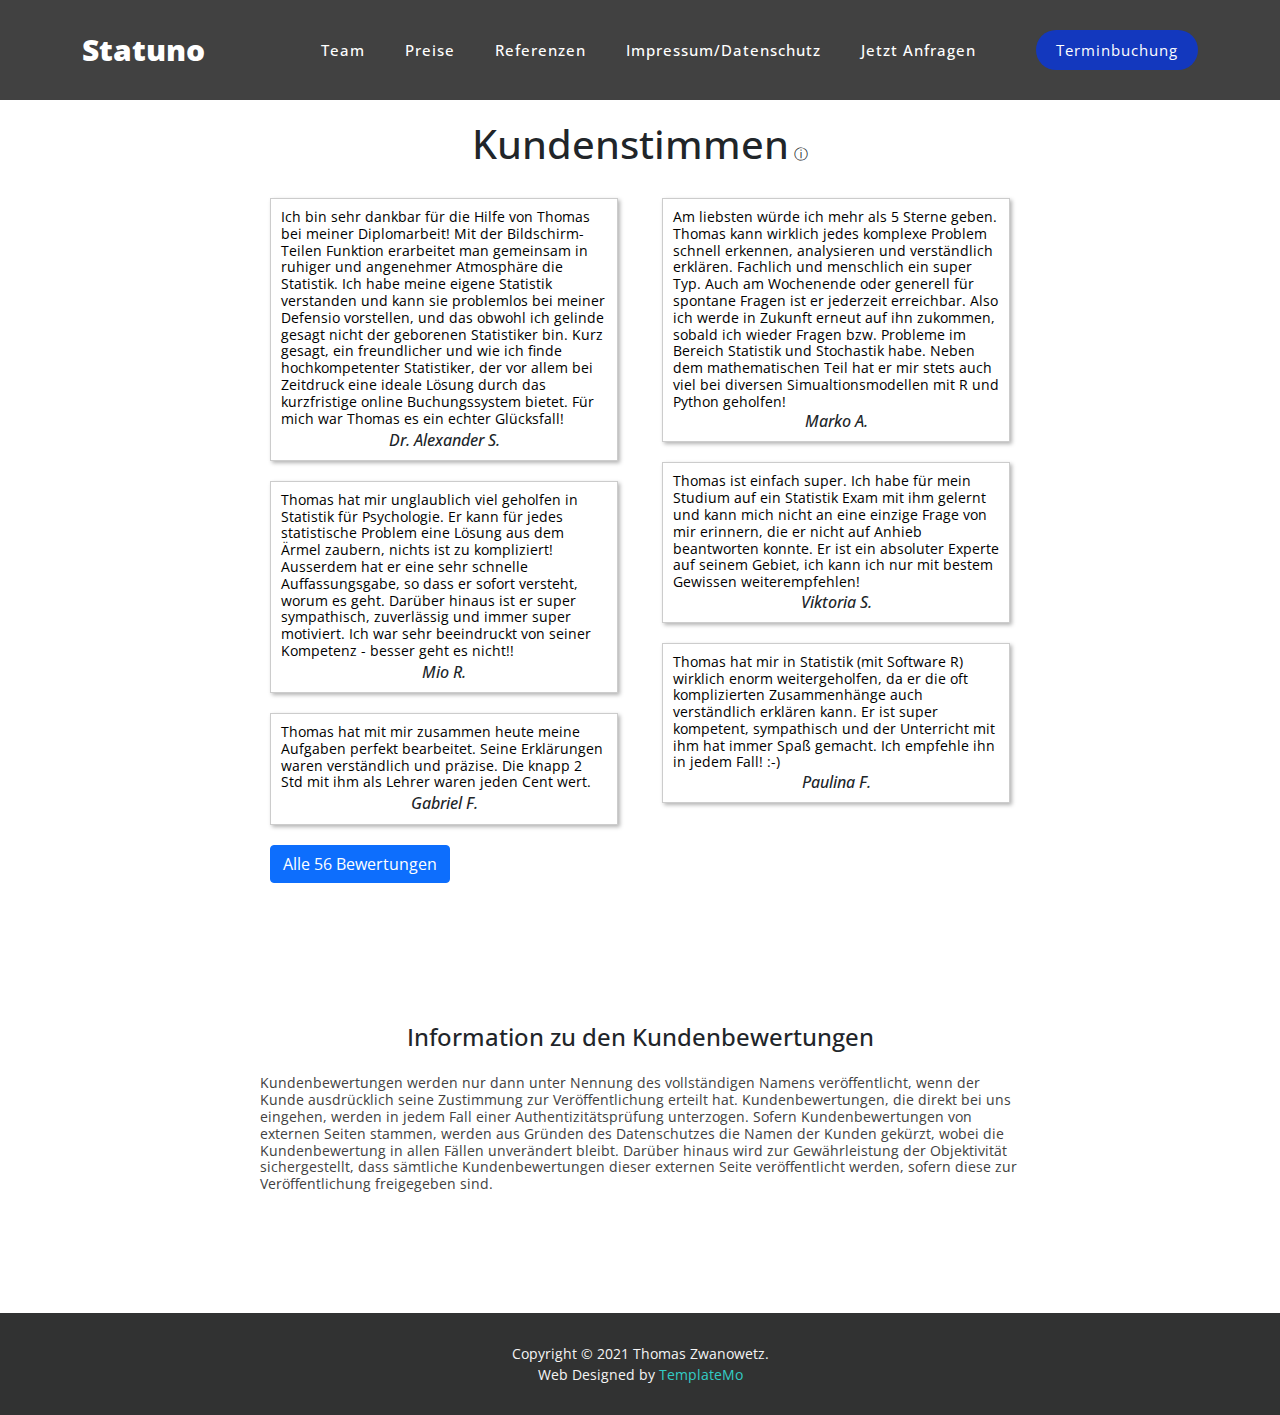
<file: Referenzen.html>
<!DOCTYPE html>
<html lang="de">

<head>
  <meta charset="UTF-8">
  <meta name="viewport" content="width=device-width, initial-scale=1, shrink-to-fit=no">
  <meta name="title" content="Referenzen und Kundenbewertungen - Statuno - Statistik Beratung und Nachhilfe">
  <meta name="description" content="Hier finden Sie Erfahrungsberichte zufriedener Kunden unserer Statistik-Beratung">
<meta name="author" content="Thomas Zwanowetz">
  <link rel="preconnect" href="https://fonts.gstatic.com">
  <link href="https://fonts.googleapis.com/css2?family=Open+Sans:wght@300;400;600;700;800&display=swap" rel="stylesheet">

  <title>Statistik-Beratung - Referenzen</title>

  <!-- Bootstrap core CSS -->
  <link href="vendor/bootstrap/css/bootstrap.min.css" rel="stylesheet">

  <!-- Additional CSS Files -->
  <link rel="stylesheet" href="assets/css/fontawesome.css">
  <link rel="stylesheet" href="assets/css/templatemo-seo-dream.css">
  <link rel="stylesheet" href="assets/css/animated.css">
  <link rel="stylesheet" href="assets/css/owl.css">
  <link rel="stylesheet" href="https://cdnjs.cloudflare.com/ajax/libs/font-awesome/5.15.3/css/all.min.css">

</head>

<body>


  <!-- ***** Header Area Start ***** -->
  <header class="header-area header-sticky wow slideInDown" data-wow-duration="0.75s" data-wow-delay="0s">
    <div class="container">
      <div class="row">
        <div class="col-12">
          <nav class="main-nav">
            <!-- ***** Logo Start ***** -->
            <a href="index.html" class="logo">
              <h4>Statuno </h4>
            </a>
            <!-- ***** Logo End ***** -->
            <!-- ***** Menu Start ***** -->
            <ul class="nav">
              <li class="scroll-to-section"><a href="Team.html" >Team</a></li> 
              <li class="scroll-to-section"><a href="Preise.html">Preise </a></li> 
 
               <li class="scroll-to-section"><a href="Referenzen.html">Referenzen </a></li> 
               <li class="scroll-to-section"><a href="Impressum.html">Impressum/Datenschutz </a></li>
               <li class="scroll-to-section"><a href="Kontakt.html">Jetzt Anfragen</a></li> 
 
               <li class="main-blue-button"><a href="Terminbuchung.html">Terminbuchung </a></li> 
 
             </ul>        
            <a class='menu-trigger'>
                <span>Menu</span>
            </a>
            <!-- ***** Menu End ***** -->
          </nav>
        </div>
      </div>
    </div>
  </header>

  <!-- ***** Header Area End ***** -->
  <style>
    .container2 {
      max-width: 800px;
      margin: 0 auto;
      padding: 20px;
    }
    
    .row {
    display: flex;
    flex-wrap: wrap;
  }
  
  .column {
    flex: 1;
    margin: 0 10px;
  }
  
  .review {
    margin-bottom: 20px;
    background-color: white;
    border: 1px solid #ccc;
    padding: 10px;
    box-shadow: 2px 2px 4px rgba(0, 0, 0, 0.3); /* Added box shadow */
    line-height: 10%;
  }
  
  .rating {
    display: none; /* Removed the stars */
  }
  
  h1 {
    text-align: center;
  }
  
  h2 {
    margin-top: 10px;
    margin-bottom: 5px;
  }
  
  h4 {
    text-align: center;
  }
  
  .comment {
    margin-bottom: 0;
  }
  
  .date {
    font-style: italic; /* Added style for the date */
  }
  
  @media screen and (max-width: 600px) {
    .column {
      flex-basis: 100%;
      margin: 0;
    }
  }
    
    @media screen and (max-width: 600px) {
      .column {
        flex-basis: 100%;
        margin: 0;
      }
    }
    
    
    </style>
  <body style="background-color: white">

    <div class="container2" style="margin-top: 100px;background-color: white;">
      <h1 class="header-with-info">Kundenstimmen<span class="info-icon">&#9432;<span class="info-text"><a href="#disclaimer">Informationspflicht lt. § 5b Abs. 3 UWG</a> </span></span></h1>      </h1>      <div class="row" style="margin-top:30px">
        <div class="column">
          <div class="review">
            <p class="comment" style="line-height: 120%;color:black;">Ich bin sehr dankbar für die Hilfe von Thomas bei meiner Diplomarbeit! Mit der Bildschirm-Teilen Funktion erarbeitet man gemeinsam in ruhiger und angenehmer Atmosphäre die Statistik. Ich habe meine eigene Statistik verstanden und kann sie problemlos bei meiner Defensio vorstellen, und das obwohl ich gelinde gesagt nicht der geborenen Statistiker bin. Kurz gesagt, ein freundlicher und wie ich finde hochkompetenter Statistiker, der vor allem bei Zeitdruck eine ideale Lösung durch das kurzfristige online Buchungssystem bietet. Für mich war Thomas es ein echter Glücksfall!</p>
            <br>
            <br>
            <h6 class="date" style="text-align:center">Dr. Alexander S.</h6> <!-- Added date -->
          </div>
          <div class="review">
            <p class="comment" style="line-height: 120%;color:black;">Thomas hat mir unglaublich viel geholfen in Statistik für Psychologie. Er kann für jedes statistische Problem eine Lösung aus dem Ärmel zaubern, nichts ist zu kompliziert! Ausserdem hat er eine sehr schnelle Auffassungsgabe, so dass er sofort versteht, worum es geht. Darüber hinaus ist er super sympathisch, zuverlässig und immer super motiviert. Ich war sehr beeindruckt von seiner Kompetenz - besser geht es nicht!!
            </p>
            <br>
            <br>
            <h6 class="date" style="text-align:center">Mio R. </h6> <!-- Added date -->
          </div>
          <div class="review">
            <p class="comment" style="line-height: 120%;color:black;">Thomas hat mit mir zusammen heute meine Aufgaben perfekt bearbeitet. Seine Erklärungen waren verständlich und präzise. Die knapp 2 Std mit ihm als Lehrer waren jeden Cent wert.
            </p>
            <br>
            <br>
            <h6 class="date" style="text-align:center">Gabriel F. </hy> <!-- Added date -->
          </div>
          <div id = "allcomments1" style="display: none;">
            <div class="review">
            <p class="comment" style="line-height: 120%;color:black;">Super Nachhilfe!
            </p>
            <br>
            <br>
            <h6 class="date" style="text-align:center">Claudia </hy> <!-- Added date -->
          </div>
          <div class="review">
            <p class="comment" style="line-height: 120%;color:black;">Thomas hat mir mit SPSS sehr geholfen! Kann ihn uneingeschränkt empfehlen!
            </p>
            <br>
            <h6 class="date" style="text-align:center">Ubk. </hy> <!-- Added date -->
          </div>
          <div class="review">
            <p class="comment" style="line-height: 120%;color:black;">Ruhige, angenehme Art. Kompetent.
            </p>
            <br>
            <h6 class="date" style="text-align:center">Papagena </hy> <!-- Added date -->
          </div>
          <div class="review">
            <p class="comment" style="line-height: 120%;color:black;"> Geduldiger und verständnisvoller Lehrer mit strukturiertem und an die Bedürfnisse des Schülers angepasstem Unterricht. Sehr zu empfehlen.
            </p>
            <br>
            <h6 class="date" style="text-align:center">Alina </hy> <!-- Added date -->
          </div>
          <div class="review">
            <p class="comment" style="line-height: 120%;color:black;"> Thomas war super, hatte ihn in Mathematik und Statistik, kompetent und sehr zuverlässig!
            </p>
            <br>
            <h6 class="date" style="text-align:center">Jannik </hy> <!-- Added date -->
          </div>
          <div class="review">
            <p class="comment" style="line-height: 120%;color:black;"> Die Unterrichtsstunde mit Thomas war sehr gut, er hat eine sehr angenehme und ruhige Art und wusste sofort wobei ich Hilfe benötige. 
            </p>
            <br>
            <h6 class="date" style="text-align:center">Klara </hy> <!-- Added date -->
          </div>
          <div class="review">
            <p class="comment" style="line-height: 120%;color:black;"> Thomas hat sich innerhalb kürzester Zeit gemeldet und wir haben sofort angefangen zu lernen. Hat alles super geklappt!
            </p>
            <br>
            <h6 class="date" style="text-align:center">David </hy> <!-- Added date -->
          </div>
          <div class="review">
            <p class="comment" style="line-height: 120%;color:black;"> Gut verständlich und Super erklärt!
            </p>
            <br>
            <h6 class="date" style="text-align:center">Ben </hy> <!-- Added date -->
          </div>
          <div class="review">
            <p class="comment" style="line-height: 120%;color:black;"> Als Student ist es wirklich schwer einen kompetenten Nachhilfelehrer im Fach Mathe zu finden, insbesondere mit Finanzbezug (BWL & Wirtschaftspsychologie). Mein 2. Versuch im Modul Mathe stand an und da ich vorher mit glatt 5,0 durchgefallen bin, habe ich mir Thomas zur Hilfe geholt. Thomas hat sich sofort an meine Wünsche und Vorstellungen für das gemeinsame Lernprojekt angepasst und mir so die Kontrolle über die Vorbereitung gegeben, mich jedoch trotzdem eng begleitet. Er ist ein absoluter Profi, versteht alle Aufgaben nicht nur selbst unmittelbar, sondern vermittelt diese sofort sehr verständlich. Thomas hat mich hier stets positiv bestärkt (wichtig wenn man so unsicher ist!) und war zeitlich sehr flexibel. Unsere Lerneinheiten haben wir stets per Webkonferenz gehalten und das hat einwandfrei funktioniert. Hilfreich war hier besonders, dass Thomas die kommentierten Aufgaben nach der Einheit immer noch per Mail zur Verfügung gestellt hat. Wer Unterstützung in Mathematik oder Statistik sucht und Wert auf kompetente und angenehme Nachhilfe legt, ist hier richtig. Ich habe meine Note von 5,0 auf 1,3 verbessern können, womit alle meine Erwartungen übertroffen worden! Thomas ist jeden Euro wert - Vielen Dank! Julian
            </p>
            <br>
            <h6 class="date" style="text-align:center">Julian </hy> <!-- Added date -->
          </div>
          <div class="review">
            <p class="comment" style="line-height: 120%;color:black;"> Top zufrieden, effizient Aufgaben zusammen bearbeitet und erklärt bekommen, wenig Zeit verschwendet. Wie es sich gehört. 
            </p>
            <br>
            <h6 class="date" style="text-align:center">Admirim </hy> <!-- Added date -->
          </div>
          <div class="review">
            <p class="comment" style="line-height: 120%;color:black;"> Super Statistik Nachhilfe. Thomas erklärt alles sehr verständlich und nimmt sich viel Zeit für seine Nachhilfeschüler. Ich kann ihn nur weiterempfehlen, war sehr zufrieden. 
            <h6 class="date" style="text-align:center">Ubk. </hy> <!-- Added date -->
          </div>
          <div class="review">
            <p class="comment" style="line-height: 120%;color:black;"> Besonders gut an Nachhilfeunterricht mit Thomas ist, dass er sofort weiß, um was es bei jeder Aufgabe geht und eine tolle digitale Unterrichtsmethodik nutzt. Auch komplexe Zusammenhänge kann er sehr gut erklären.
            <h6 class="date" style="text-align:center">Jarim </hy> <!-- Added date -->
          </div>
          <div class="review">
            <p class="comment" style="line-height: 120%;color:black;"> Thomas ist sehr kompetent und spontan! Der Unterricht mit ihm war jedes mal sehr hilfreich, sogar im Mathestudium, und hat mir vieles einfacher gemacht. Ich kann ihn nur empfehlen!
            <h6 class="date" style="text-align:center">Alexander </hy> <!-- Added date -->
          </div>
          <div class="review">
            <p class="comment" style="line-height: 120%;color:black;">Super Lehrer, sehr spontan für kurzfristige Termine, kompetent, geduldig und effizient. Thomas hat mir in nur wenigen Stunden sehr geholfen. Absolut empfehlenswert!
            <h6 class="date" style="text-align:center">Miriam </hy> <!-- Added date -->
          </div>
          <div class="review">
            <p class="comment" style="line-height: 120%;color:black;">Tolle Kommunikation, verständliche Erklärungen und unkomplizierte Terminvereinbarungen. Ich würde jederzeit wieder bei Thomas Unterricht nehmen!
            <h6 class="date" style="text-align:center">Susanne </hy> <!-- Added date -->
          </div>
          <div class="review">
            <p class="comment" style="line-height: 120%;color:black;">Thomas hat mir unglaublich viel geholfen in Statistik für Psychologie. Er kann für jedes statistische Problem eine Lösung aus dem Ärmel zaubern, nichts ist zu kompliziert! Ausserdem hat er eine sehr schnelle Auffassungsgabe, so dass er sofort versteht, worum es geht. Darüber hinaus ist er super sympathisch, zuverlässig und immer super motiviert. Ich war sehr beeindruckt von seiner Kompetenz - besser geht es nicht!!
            <h6 class="date" style="text-align:center">Mio </hy> <!-- Added date -->
          </div>
          <div class="review">
            <p class="comment" style="line-height: 120%;color:black;">Great! Thomas helped me with the statistic issues I had for a manuscript. He went through my datasets and helped me to identify which test was more suitable for my data. Good advice and good knowledge of the field.
            <h6 class="date" style="text-align:center">Diana </hy> <!-- Added date -->
          </div>
          <div class="review">
            <p class="comment" style="line-height: 120%;color:black;">Very helpful! 
            <h6 class="date" style="text-align:center">Nik </hy> <!-- Added date -->
          </div>

          <div class="review">
            <p class="comment" style="line-height: 120%;color:black;">Sehr flexibel, geht auf Fragen genau ein! 
            <h6 class="date" style="text-align:center">Iris </hy> <!-- Added date -->
          </div>
          <div class="review">
            <p class="comment" style="line-height: 120%;color:black;">Ich kann Thomas als Statistik-Nachhilfe nur weiterempfehlen! Er hat mir spontan, fachkundig und geduldig bei der Auswertung meiner Online-Umfrage geholfen! 10 Sterne!!
            <h6 class="date" style="text-align:center">Barbara </hy> <!-- Added date -->
          </div>

        </div>
        </div>
        <!-------------------------------------------->
        <div class="column">
          
          <div class="review">
            <p class="comment" style="line-height: 120%;color:black;">Am liebsten würde ich mehr als 5 Sterne geben. Thomas kann wirklich jedes komplexe Problem schnell erkennen, analysieren und verständlich erklären. Fachlich und menschlich ein super Typ. Auch am Wochenende oder generell für spontane Fragen ist er jederzeit erreichbar. Also ich werde in Zukunft erneut auf ihn zukommen, sobald ich wieder Fragen bzw. Probleme im Bereich Statistik und Stochastik habe. Neben dem mathematischen Teil hat er mir stets auch viel bei diversen Simualtionsmodellen mit R und Python geholfen!</p>
            <br>
            <h6 class="date" style="text-align:center">Marko A. </h6> <!-- Added date -->
            </div>
          <div class="review">
            <p class="comment" style="line-height: 120%;color:black;">Thomas ist einfach super. Ich habe für mein Studium auf ein Statistik Exam mit ihm gelernt und kann mich nicht an eine einzige Frage von mir erinnern, die er nicht auf Anhieb beantworten konnte. Er ist ein absoluter Experte auf seinem Gebiet, ich kann ich nur mit bestem Gewissen weiterempfehlen!
            </p>
            <br>
            <h6 class="date" style="text-align:center">Viktoria S.</h7> <!-- Added date -->
          </div>
          <div class="review">
            <p class="comment" style="line-height: 120%;color:black;">Thomas hat mir in Statistik (mit Software R) wirklich enorm weitergeholfen, da er die oft komplizierten Zusammenhänge auch verständlich erklären kann. Er ist super kompetent, sympathisch und der Unterricht mit ihm hat immer Spaß gemacht. Ich empfehle ihn in jedem Fall! :-) </p>
            <br>
            <h6 class="date" style="text-align:center">Paulina F.</h6> <!-- Added date -->
          </div>
          <div id = "allcomments2" style="display: none;">

          <div class="review">
            <p class="comment" style="line-height: 120%;color:black;"> Bin super zufrieden aus der Stunde herausgegangen. Er ist mir die Vor- und Nachteile mit meines Versuchsdesigns durchgegangen und mir bei Unklarheit auf meiner Seite alles noch mal in Ruhe erklärt. 
            </p>
            <br>
            <h6 class="date" style="text-align:center">Nora </hy> <!-- Added date -->
          </div>
          <div class="review">
            <p class="comment" style="line-height: 120%;color:black;"> Thomas ist ein Experte auf seinem Gebiet und in meinen Augen ein SPSS-Zauberer. Der Unterricht war lösungsorientiert und sehr hilfreich. Jederzeit wieder! 
            </p>
            <br>
            <h6 class="date" style="text-align:center">Phill </hy> <!-- Added date -->
          </div>
     
          <div class="review">
            <p class="comment" style="line-height: 120%;color:black;"> Thomas hat mir super gut mit der Vereinfachung des SPSS-Datensatzes meiner Bachelorarbeit und der diesbezüglichen Hypothesentestung helfen können. Sehr empfehlenswert!!
            </p>
            <br>
            <h6 class="date" style="text-align:center">Leoni </hy> <!-- Added date -->
          </div>
      
          <div class="review">
            <p class="comment" style="line-height: 120%;color:black;"> Thomas ist sehr kompetent mit sehr hoher Servicequalität. Er hat mir anhand der Daten nicht nur neue Erkenntnisse geliefert. Seit der Stunde ist Statistik sehr interessant geworden.
            </p>
            <br>
            <h6 class="date" style="text-align:center">Ubk. </hy> <!-- Added date -->
          </div>
      
          <div class="review">
            <p class="comment" style="line-height: 120%;color:black;"> Dieser Lehrer ist sehr kompetent und kann gut erklären. Mit der Zeit ist er auch großzügig. Ich empfehle ihm weiter!
            </p>
            <br>
            <h6 class="date" style="text-align:center">Tomas </hy> <!-- Added date -->
          </div>

       
          <div class="review">
            <p class="comment" style="line-height: 120%;color:black;"> Super freundlich, spontan und kompetent! Man merkt, dass er versteht wovon er redet, Freude an Statistik hat und ihm auch viel daran liegt, dass man alles versteht!
            </p>
            <br>
            <h6 class="date" style="text-align:center">Lisa </hy> <!-- Added date -->
          </div>
           
          <div class="review">
            <p class="comment" style="line-height: 120%;color:black;"> Höhere Mathematik wird hier aus dem Handgelenk geduldig und hochprofessionell mit verständlichen Beispielen präsentiert.
            </p>
            <br>
            <h6 class="date" style="text-align:center">Rudolf </hy> <!-- Added date -->
          </div>
          <div class="review">
            <p class="comment" style="line-height: 120%;color:black;"> Super, sehr kompetent und geduldig!
            </p>
            <br>
            <h6 class="date" style="text-align:center">Peter </hy> <!-- Added date -->
          </div>
          <div class="review">
            <p class="comment" style="line-height: 120%;color:black;"> Sehr gute erklärungsweise und sehr geduldig
            </p>
            <br>
            <h6 class="date" style="text-align:center">Atahan </hy> <!-- Added date -->
          </div>
          <div class="review">
            <p class="comment" style="line-height: 120%;color:black;"> Es war eine sehr gute Erfahrung, mit Thomas Mathe zu üben. Er ist ein Lehrer von Gott und kann alles einfach und leicht erklären. Vielen Dank!
            </p>
            <br>
            <h6 class="date" style="text-align:center">Vlada </hy> <!-- Added date -->
          </div>
          <div class="review">
            <p class="comment" style="line-height: 120%;color:black;"> Thomas ist wirklich sehr sehr nett und hilfsbereit. Ich werde wrs wieder eine Stunde buchen wenn die nächsten Klausuren kommen. Hier ist das Geld wirklich gut angelegt! mfg alex !!! tausend dank nochmal
            </p>
            <br>
            <h6 class="date" style="text-align:center">Alexander </hy> <!-- Added date -->
          </div>
          <div class="review">
            <p class="comment" style="line-height: 120%;color:black;"> Thomas hat mir mit der statistischen Auswertung meiner Masterarbeit geholfen. Er hat wirklich alle Qualitäten, die man sich von einem Nachhilfelehrer wünscht: Er ist sehr zuverlässig, sehr kompetent und dazu auch noch sehr flexibel was die kurzfristige Planung von Nachhilfestunden angeht. Danke Thomas, du hast mir total geholfen!
            <br>
            <h6 class="date" style="text-align:center">Antje </hy> <!-- Added date -->
          </div>
   
          <div class="review">
            <p class="comment" style="line-height: 120%;color:black;"> Thomas ist ein super Nachhilfelehrer: absolut verlässlich und fachlich kompetent! Er kann prima erklären und bereitet sich optimal auf die Stunden vor. Ich hätte mir keinen besseren Nachhilfelehrer wünschen können und spreche Thomas meine 100%ige Empfehlung aus.
            <br>
            <h6 class="date" style="text-align:center">Luna </hy> <!-- Added date -->
          </div>

          <div class="review">
            <p class="comment" style="line-height: 120%;color:black;"> Super Nachhilfelehrer! Dank Thomas habe ich meine Mathe-Klausur erfolgreich geschafft. Sehr flexibel, sehr nett und er erklärt die Themen sehr verständlich. Daumen hoch!
            <br>
            <h6 class="date" style="text-align:center">Robert </hy> <!-- Added date -->
          </div>
          <div class="review">
            <p class="comment" style="line-height: 120%;color:black;"> erklärt gut, ist flexibel, unkompliziert und fair - kann ich wirklich nur empfehlen
            <br>
            <h6 class="date" style="text-align:center">Ruth </hy> <!-- Added date -->
          </div>
          <div class="review">
            <p class="comment" style="line-height: 120%;color:black;"> Thomas hat mir super spontan und sehr kompetent bei letzten Fragen zu einer Wahrscheinlichkeitstheorie-Klausur geholfen.
            <br>
            <h6 class="date" style="text-align:center">Julia Marlene </hy> <!-- Added date -->
          </div>
          <div class="review">
            <p class="comment" style="line-height: 120%;color:black;"> Thomas greatly assisted me in solving complex statistics problem sets and their applications in R.
            <br>
            <h6 class="date" style="text-align:center">Simon </hy> <!-- Added date -->
          </div>
          <div class="review">
            <p class="comment" style="line-height: 120%;color:black;"> Thomas is really helpful and briliant!
            <br>
            <h6 class="date" style="text-align:center">Aaron </hy> <!-- Added date -->
          </div>
          <div class="review">
            <p class="comment" style="line-height: 120%;color:black;"> Die Arbeit mit Thomas macht Spaß und ist erfolgreich-besser kann es eigentlich nicht sein. Sein fundiertes Wissen und seine direkte, klare Art sind sehr hilfreich. Ich habe jedenfalls keine Angst mehr, meine Aufgabe nicht bewältigen zu können.
            <br>
            <h6 class="date" style="text-align:center">Stephanie </hy> <!-- Added date -->
          </div>
          <div class="review">
            <p class="comment" style="line-height: 120%;color:black;"> Thomas ist sehr freundlich und super kompetent!
            <br>
            <h6 class="date" style="text-align:center">Mariella </hy> <!-- Added date -->
          </div>
          <div class="review">
            <p class="comment" style="line-height: 120%;color:black;"> Thomas weiss wovon er spricht und kann adäquat Unterstützung anbien.
            <br>
            <h6 class="date" style="text-align:center">Sarah </hy> <!-- Added date -->
          </div>
          <div class="review">
            <p class="comment" style="line-height: 120%;color:black;"> Very helpful! He helped with my thesis methodology, understanding the code and how to run it and interpret it.
            <br>
            <h6 class="date" style="text-align:center">Albert </hy> <!-- Added date -->
          </div>
          <div class="review">
            <p class="comment" style="line-height: 120%;color:black;"> Very knowledgable and accommodating. Personalised learning experience and super helpful. Highly recommended! 
            <br>
            <h6 class="date" style="text-align:center">Michael </hy> <!-- Added date -->
          </div>
          <div class="review">
            <p class="comment" style="line-height: 120%;color:black;"> Thomas ist ein super Lehrer, strukturiert, sehr gut im Erklären, effizient und er weiss wirklich von was er redet und kennt sich sehr gut aus (ich habe den Verdacht, dass er sich besser auskennt als mein Statistik-Dozent an der Uni). Beste Statistik-Nachhilfe die ich bisher hatte, man merkt dass er viel Erfahrung hat mit Nachhilfe und ich kann ihn nur empfehlen!!
            <h6 class="date" style="text-align:center">Melanie </hy> <!-- Added date -->
          </div>


          </div>
        </div>
        <!-- Add more review elements in similar column structure -->
      </div>
      <button onclick="showAllReviews('column1')" class="btn btn-primary" style="margin-left:10px">Alle 56 Bewertungen</button>

    </div>

    <div class="container2" id = 'disclaimer' style="background-color: white; margin-top:100px;margin-bottom: 100px;">
      <h4>Information zu den Kundenbewertungen</h4>
  <br>
  <div class="section">
      <p class="subsection" style="line-height:120%">
        Kundenbewertungen werden nur dann unter Nennung des vollständigen Namens veröffentlicht, wenn der Kunde ausdrücklich seine Zustimmung zur Veröffentlichung erteilt hat. Kundenbewertungen, die direkt bei uns eingehen, werden in jedem Fall einer Authentizitätsprüfung unterzogen. Sofern Kundenbewertungen von externen Seiten stammen, werden aus Gründen des Datenschutzes die Namen der Kunden gekürzt, wobei die Kundenbewertung in allen Fällen unverändert bleibt. Darüber hinaus wird zur Gewährleistung der Objektivität sichergestellt, dass sämtliche Kundenbewertungen dieser externen Seite veröffentlicht werden, sofern diese zur Veröffentlichung freigegeben sind.
      </p>
  </div>
  </div>
 <!--
  <div class="form-container" style="background-color: lightgrey" style="margin-bottom: 300px;">
    <h2>Eine Bewertung hinterlassen</h2>
    <form action="#" method="POST">
        <div class="form-group">
            <label for="name">Name:</label>
            <input type="text" id="name" name="name" required style="background-color: whitesmoke;">
        </div>
        <div class="form-group">
            <label for="email">Email:</label>
            <input type="email" id="email" name="email" required>
        </div>
        <div class="form-group">
            <label for="review">Bewertung:</label>
            <textarea id="review" name="review" required></textarea>
        </div>
        <div class="form-group">
            <input type="submit" value="Bewertung abschicken">
        </div>
    </form>
</div>
-->
<script>
  function showAllReviews(columnId) {
    // Get the column element
    var column1 = document.getElementById("allcomments1");
    // Get all the reviews inside the column
    var column2 = document.getElementById("allcomments2");
    column1.style.display = 'block';
    column2.style.display = 'block';

  }
  </script>
<footer style="background-color: #313232;color:white">
  <div class="container">
    <div class="row">
      <div class="col-lg-12">
        <p  style="color:whitesmoke">Copyright © 2021 Thomas Zwanowetz. 
        
        <br>Web Designed by <a rel="nofollow" href="https://templatemo.com" title="free CSS templates">TemplateMo</a></p>
      </div>
    </div>
  </div>
</footer>
</body>
  <!-- Scripts -->
  <script src="vendor/jquery/jquery.min.js"></script>
  <script src="vendor/bootstrap/js/bootstrap.bundle.min.js"></script>
  <script src="assets/js/owl-carousel.js"></script>
  <script src="assets/js/imagesloaded.js"></script>
  <script src="assets/js/custom.js"></script>

</body>
</html>
</file>
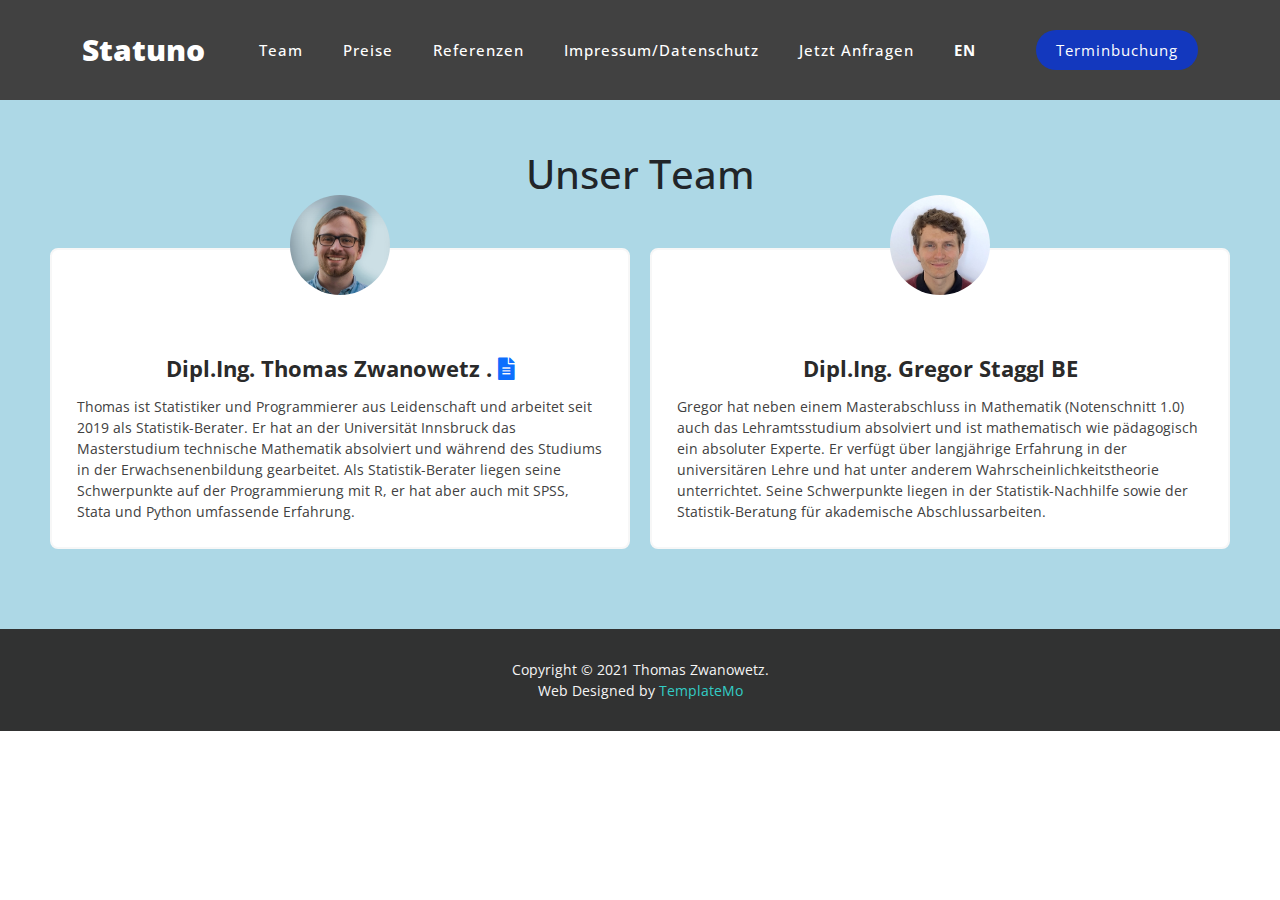
<file: Team.html>
<!DOCTYPE html>
<html lang="de">

    <head>
        <meta charset="UTF-8">
        <meta name="viewport" content="width=device-width, initial-scale=1, shrink-to-fit=no">
        <meta name="title" content="Unser Team - Statuno - Statistik Beratung und Nachhilfe">
        <meta name="description" content="Erfahren Sie mehr über unser Team bei Statuno, einem Anbieter professioneller Statistik-Beratung und Statistik-Nachhilfe. Treffen Sie unsere erfahrenen Statistiker und erfahren Sie, wie sie Ihnen bei Ihren Projekten helfen können.">
        <meta name="author" content="Thomas Zwanowetz">        <link rel="preconnect" href="https://fonts.gstatic.com">
        <link href="https://fonts.googleapis.com/css2?family=Open+Sans:wght@300;400;600;700;800&display=swap" rel="stylesheet">
      
        <title>Statistik-Beratung - Team</title>
      
        <!-- Bootstrap core CSS -->
        <link href="vendor/bootstrap/css/bootstrap.min.css" rel="stylesheet">
      
        <!-- Additional CSS Files -->
        <link rel="stylesheet" href="assets/css/fontawesome.css">
        <link rel="stylesheet" href="assets/css/templatemo-seo-dream.css">
        <link rel="stylesheet" href="assets/css/animated.css">
        <link rel="stylesheet" href="assets/css/owl.css">
        <link rel="stylesheet" href="https://cdnjs.cloudflare.com/ajax/libs/font-awesome/5.15.3/css/all.min.css">
        <link rel="canonical" href="https://statuno.com/Team.html">

      </head>
        <!-- ***** Header Area Start ***** -->
        <header class="header-area header-sticky wow slideInDown" data-wow-duration="0.75s" data-wow-delay="0s">
          <div class="container">
            <div class="row">
              <div class="col-12">
                <nav class="main-nav">
                  <!-- ***** Logo Start ***** -->
                  <a href="https://www.statuno.com/" class="logo">
                    <h4>Statuno </h4>
                  </a>
                  <!-- ***** Logo End ***** -->
                  <!-- ***** Menu Start ***** -->
                  <ul class="nav">
                    <li class="scroll-to-section"><a href="Team.html" >Team</a></li> 
                    <li class="scroll-to-section"><a href="Preise.html">Preise </a></li> 
       
                     <li class="scroll-to-section"><a href="Referenzen.html">Referenzen </a></li> 
                     <li class="scroll-to-section"><a href="Impressum.html">Impressum/Datenschutz </a></li>
                     <li class="scroll-to-section"><a href="Kontakt.html">Jetzt Anfragen</a></li> 
                     <li class="scroll-to-section"><a href="en/Team.html"><strong> EN </strong> </a></li> 

                     <li class="main-blue-button"><a href="Terminbuchung.html">Terminbuchung </a></li> 
       
                   </ul>        
                  <a class='menu-trigger'>
                      <span>Menu</span>
                  </a>
                  <!-- ***** Menu End ***** -->
                </nav>
              </div>
            </div>
          </div>
        </header>
      
      
   
          <body style="background-color: lightblue">
            <div style="padding-top: 100px;"></div>
            <h1 style="margin-top: 50px;">Unser Team</h1>
            <!-- Rest of the code... -->
          <div class="teachers-section">
              <div class="service-item">
                <div class="avatar-container">
                  <img src="assets/images/Thomas.jpg" alt='Photo of Thomas Zwanowetz' class="avatar-image img-fluid" alt="">
                </div>
                <div class="content">
                <h4> Dipl.Ing. Thomas Zwanowetz . <a href="thomas_cv.html" class="cv-icon"
                        title="Weiter zum Lebenslauf"><i class="fas fa-file-alt"></i></a></h4>
                  <p class="block-text">Thomas ist Statistiker und Programmierer aus Leidenschaft und arbeitet seit 2019 als Statistik-Berater.
                    Er hat an der Universität Innsbruck das Masterstudium technische Mathematik absolviert und während des Studiums in der Erwachsenenbildung gearbeitet.
                    Als Statistik-Berater liegen seine Schwerpunkte auf der Programmierung mit R, er hat aber auch mit SPSS, Stata und Python umfassende Erfahrung.
                  </p>
                </div>
              </div>
              <div class="service-item">
                <div class="avatar-container">
                  <img src="assets/images/Gregor_Staggl.jpg" alt='Photo of Gregor Staggl' class="avatar-image img-fluid" alt="">
                </div>
                <div class="content">
                  <h4>Dipl.Ing. Gregor Staggl BE</h4>
                  <p class="block-text">Gregor hat neben einem Masterabschluss in Mathematik (Notenschnitt 1.0) auch das Lehramtsstudium absolviert und ist mathematisch wie pädagogisch ein absoluter Experte.
                    Er verfügt über langjährige Erfahrung in der universitären Lehre und hat unter anderem Wahrscheinlichkeitstheorie unterrichtet.
                    Seine Schwerpunkte liegen in der Statistik-Nachhilfe sowie der Statistik-Beratung für akademische Abschlussarbeiten.
                  </p>
                </div>
              </div>
            </div>
            
          
          
          <!-- footer section -->
          <footer style="background-color: #313232;color:white">
            <div class="container">
              <div class="row">
                <div class="col-lg-12">
                  <p  style="color:whitesmoke">Copyright © 2021 Thomas Zwanowetz. 
                  
                  <br>Web Designed by <a rel="nofollow" href="https://templatemo.com" title="free CSS templates">TemplateMo</a></p>
                </div>
              </div>
            </div>
          </footer>
        
          <!-- Scripts -->
          <script src="vendor/jquery/jquery.min.js"></script>
          <script src="vendor/bootstrap/js/bootstrap.bundle.min.js"></script>
          <script src="assets/js/owl-carousel.js"></script>
          <script src="assets/js/imagesloaded.js"></script>
          <script src="assets/js/custom.js"></script>
        
        </body>
        </html>
</file>
<file: assets/css/templatemo-seo-dream.css>
/*

TemplateMo 563 SEO Dream

https://templatemo.com/tm-563-seo-dream

/
/* ---------------------------------------------
Table of contents
------------------------------------------------
01. font & reset css
02. reset
03. global styles
04. header
05. banner
06. features
07. testimonials
08. contact
09. footer
10. preloader
11. search
12. portfolio

--------------------------------------------- */
/* 
---------------------------------------------
font & reset css
--------------------------------------------- 
*/
@import url('https://fonts.googleapis.com/css2?family=Open+Sans:wght@300;400;600;700;800&display=swap');
/* 
---------------------------------------------
reset
--------------------------------------------- 
*/
html, body, div, span, applet, object, iframe, h1, h2, h3, h4, h5, h6, p, blockquote, div
pre, a, abbr, acronym, address, big, cite, code, del, dfn, em, font, img, ins, kbd, q,
s, samp, small, strike, strong, sub, sup, tt, var, b, u, i, center, dl, dt, dd, ol, ul, li,
figure, header, nav, section, article, aside, footer, figcaption {
  margin: 0;
  padding: 0;
  border: 0;
  outline: 0;
}

/* clear fix */
.grid:after {
  content: '';
  display: block;
  clear: both;
}

/* ---- .grid-item ---- */

.grid-sizer,
.grid-item {
  width: 50%;
}

.grid-item {
  float: left;
}

.grid-item img {
  display: block;
  max-width: 100%;
}

.clearfix:after {
  content: ".";
  display: block;
  clear: both;
  visibility: hidden;
  line-height: 0;
  height: 0;
}

.clearfix {
  display: inline-block;
}

html[xmlns] .clearfix {
  display: block;
}

* html .clearfix {
  height: 1%;
}

ul, li {
  padding: 0;
  margin: 0;
  list-style: none;
}

header, nav, section, article, aside, footer, hgroup {
  display: block;
}

* {
  box-sizing: border-box;
}

html, body {
  font-family: 'Open Sans', sans-serif;
  font-weight: 400;
  background-color: #fff;
  -ms-text-size-adjust: 100%;
  -webkit-font-smoothing: antialiased;
  -moz-osx-font-smoothing: grayscale;
}

a {
  text-decoration: none !important;
}

h1, h2, h3, h4, h5, h6 {
  margin-top: 0px;
  margin-bottom: 0px;
}

ul {
  margin-bottom: 0px;
}

p {
  font-size: 14px;
  color: #414141;
}

img {
  width: 100%;
  overflow: hidden;
}

/* 
---------------------------------------------
global styles
--------------------------------------------- 
*/
html,
body {
  background: #fff;
  font-family: 'Open Sans', sans-serif;
}

::selection {
  background: #03a4ed;
  color: #fff;
}

::-moz-selection {
  background: #03a4ed;
  color: #fff;
}

@media (max-width: 991px) {
  html, body {
    overflow-x: hidden;
  }
  .mobile-top-fix {
    margin-top: 30px;
    margin-bottom: 0px;
  }
  .mobile-bottom-fix {
    margin-bottom: 30px;
  }
  .mobile-bottom-fix-big {
    margin-bottom: 60px;
  }
}

.page-section {
  margin-top: 120px;
}

.section-heading {
  margin-bottom: 60px;
}

.section-heading h6 {
  font-size: 15px;
  font-weight: 700;
  color: #33ccc5;
  text-transform: uppercase;
  margin-bottom: 15px;

}

.section-heading h2 {
  font-size: 30px;
  text-transform: capitalize;
  color: #2a2a2a;
  font-weight: 800;
  position: relative;
  z-index: 2;
  line-height: 45px;
}

.section-heading h2 em {
  font-style: normal;
  color: #33ccc5;
}

.section-heading h2 span {
  color: #088ec3;
}

.main-blue-button a {
  display: inline-block;
  background-color: #1338be;
  font-size: 15px;
  font-weight: 400;
  color: #fff !important;
  text-transform: capitalize;
  padding: 12px 25px;
  border-radius: 23px;
  letter-spacing: 0.25px;
  transition: all .3s;
}

.main-blue-button a:hover {
  background-color: darkblue!important;
  color: white!important;
}

.main-green-button a {
  display: inline-block;
  background-color: #33ccc5;
  font-size: 15px;
  font-weight: 400;
  color: #fff;
  text-transform: capitalize;
  padding: 12px 25px;
  border-radius: 23px;
  letter-spacing: 0.25px;
  border-bottom: 2px solid #4771cb!important;
  transition: all .3s;
}

.main-green-button a:hover {
  background-color: #4771cb!important;
  color: #fff!important;
  border-bottom: 2px solid #33ccc5!important;
}


/* 
---------------------------------------------
header
--------------------------------------------- 
*/

.background-header {
  background-color: #414141!important;
  height: 80px!important;
  position: fixed!important;
  top: 0px;
  left: 0px;
  right: 0px;
  box-shadow: 0px 0px 10px rgba(0,0,0,0.15)!important;
}

.background-header .logo,
.background-header .main-nav .nav li a {
  color: #fff;
}

.background-header .main-nav .nav li:hover a {
  color: #414141;
}

.background-header .nav li a.active {
  position: relative;
  color: #fff;
}

.background-header .nav li a.active:after {
  position: absolute;
  width: 20px;
  height: 2px;
  background-color: #4771cb;
  content: '';
  left: 50%;
  bottom: 0px;
  transform: translateX(-10px);
}

.header-area {
  background-color: #414141;
  position: absolute;
  top: 0px;
  left: 0px;
  right: 0px;
  z-index: 100;
  height: 100px;
  -webkit-transition: all .5s ease 0s;
  -moz-transition: all .5s ease 0s;
  -o-transition: all .5s ease 0s;
  transition: all .5s ease 0s;
}

.header-area .main-nav {
  min-height: 80px;
  background: transparent;
}

.header-area .main-nav .logo {
  float: left;
  -webkit-transition: all 0.3s ease 0s;
  -moz-transition: all 0.3s ease 0s;
  -o-transition: all 0.3s ease 0s;
  transition: all 0.3s ease 0s;
}

.header-area .main-nav .logo h4 {
    font-size: 30px;
    font-weight: 800;
    text-transform: capitalize;
    color: #fff;
    line-height: 100px;
    float: left;
    -webkit-transition: all 0.3s ease 0s;
    -moz-transition: all 0.3s ease 0s;
    -o-transition: all 0.3s ease 0s;
    transition: all 0.3s ease 0s;
}

.header-area .main-nav .logo h4 img {
  max-width: 30px;
  margin-top: -20px;
  margin-left: 5px;
}

.background-header .main-nav .logo h4 {
  line-height: 80px;
}

.background-header .main-nav .nav {
  margin-top: 20px !important;
}

.header-area .main-nav .nav {
  float: right;
  margin-top: 30px;
  margin-right: 0px;
  background-color: transparent;
  -webkit-transition: all 0.3s ease 0s;
  -moz-transition: all 0.3s ease 0s;
  -o-transition: all 0.3s ease 0s;
  transition: all 0.3s ease 0s;
  position: relative;
  z-index: 999;
}

.header-area .main-nav .nav li {
  padding-left: 20px;
  padding-right: 20px;
}

.header-area .main-nav .nav li:last-child {
  padding-right: 0px;
  padding-left: 40px;
}

.header-area .main-nav .nav li:last-child a ,
.background-header .main-nav .nav li:last-child a {
  padding: 0px 20px;
  font-weight: 400;
}

.header-area .main-nav .nav li:last-child a:hover ,
.background-header .main-nav .nav li:last-child a:hover {
  color: #4771cb !important;
}

.header-area .main-nav .nav li a {
  display: block;
  font-weight: 500;
  font-size: 15px;
  color: #fff;
  text-transform: capitalize;
  -webkit-transition: all 0.3s ease 0s;
  -moz-transition: all 0.3s ease 0s;
  -o-transition: all 0.3s ease 0s;
  transition: all 0.3s ease 0s;
  height: 40px;
  line-height: 40px;
  border: transparent;
  letter-spacing: 1px;
}

.header-area .main-nav .nav li:hover a,
.header-area .main-nav .nav li a.active {
  color: #fff!important;
}

.background-header .main-nav .nav li:hover a,
.background-header .main-nav .nav li a.active {
  color: #fff!important;
  opacity: 1;
}

.header-area .main-nav .nav li.submenu {
  position: relative;
  padding-right: 30px;
}

.header-area .main-nav .nav li.submenu:after {
  font-family: FontAwesome;
  content: "\f107";
  font-size: 12px;
  color: #2a2a2a;
  position: absolute;
  right: 18px;
  top: 12px;
}

.background-header .main-nav .nav li.submenu:after {
  color: #2a2a2a;
}

.header-area .main-nav .nav li.submenu ul {
  position: absolute;
  width: 200px;
  box-shadow: 0 2px 28px 0 rgba(0, 0, 0, 0.06);
  overflow: hidden;
  top: 50px;
  opacity: 0;
  transform: translateY(+2em);
  visibility: hidden;
  z-index: -1;
  transition: all 0.3s ease-in-out 0s, visibility 0s linear 0.3s, z-index 0s linear 0.01s;
}

.header-area .main-nav .nav li.submenu ul li {
  margin-left: 0px;
  padding-left: 0px;
  padding-right: 0px;
}

.header-area .main-nav .nav li.submenu ul li a {
  opacity: 1;
  display: block;
  background: #f7f7f7;
  color: #2a2a2a!important;
  padding-left: 20px;
  height: 40px;
  line-height: 40px;
  -webkit-transition: all 0.3s ease 0s;
  -moz-transition: all 0.3s ease 0s;
  -o-transition: all 0.3s ease 0s;
  transition: all 0.3s ease 0s;
  position: relative;
  font-size: 13px;
  font-weight: 400;
  border-bottom: 1px solid #eee;
}

.header-area .main-nav .nav li.submenu ul li a:hover {
  background: #fff;
  color: #414141!important;
  padding-left: 25px;
}

.header-area .main-nav .nav li.submenu ul li a:hover:before {
  width: 3px;
}

.header-area .main-nav .nav li.submenu:hover ul {
  visibility: visible;
  opacity: 1;
  z-index: 1;
  transform: translateY(0%);
  transition-delay: 0s, 0s, 0.3s;
}

.header-area .main-nav .menu-trigger {
  cursor: pointer;
  display: block;
  position: absolute;
  top: 33px;
  width: 32px;
  height: 40px;
  text-indent: -9999em;
  z-index: 99;
  right: 40px;
  display: none;
}

.background-header .main-nav .menu-trigger {
  top: 23px;
}

.header-area .main-nav .menu-trigger span,
.header-area .main-nav .menu-trigger span:before,
.header-area .main-nav .menu-trigger span:after {
  -moz-transition: all 0.4s;
  -o-transition: all 0.4s;
  -webkit-transition: all 0.4s;
  transition: all 0.4s;
  background-color: #fff;
  display: block;
  position: absolute;
  width: 30px;
  height: 2px;
  left: 0;
}

.background-header .main-nav .menu-trigger span,
.background-header .main-nav .menu-trigger span:before,
.background-header .main-nav .menu-trigger span:after {
  background-color: #fff;
}

.header-area .main-nav .menu-trigger span:before,
.header-area .main-nav .menu-trigger span:after {
  -moz-transition: all 0.4s;
  -o-transition: all 0.4s;
  -webkit-transition: all 0.4s;
  transition: all 0.4s;
  background-color: #fff;
  display: block;
  position: absolute;
  width: 30px;
  height: 2px;
  left: 0;
  width: 75%;
}

.background-header .main-nav .menu-trigger span:before,
.background-header .main-nav .menu-trigger span:after {
  background-color: #fff;
}

.header-area .main-nav .menu-trigger span:before,
.header-area .main-nav .menu-trigger span:after {
  content: "";
}

.header-area .main-nav .menu-trigger span {
  top: 16px;
}

.header-area .main-nav .menu-trigger span:before {
  -moz-transform-origin: 33% 100%;
  -ms-transform-origin: 33% 100%;
  -webkit-transform-origin: 33% 100%;
  transform-origin: 33% 100%;
  top: -10px;
  z-index: 10;
}

.header-area .main-nav .menu-trigger span:after {
  -moz-transform-origin: 33% 0;
  -ms-transform-origin: 33% 0;
  -webkit-transform-origin: 33% 0;
  transform-origin: 33% 0;
  top: 10px;
}

.header-area .main-nav .menu-trigger.active span,
.header-area .main-nav .menu-trigger.active span:before,
.header-area .main-nav .menu-trigger.active span:after {
  background-color: transparent;
  width: 100%;
}

.header-area .main-nav .menu-trigger.active span:before {
  -moz-transform: translateY(6px) translateX(1px) rotate(45deg);
  -ms-transform: translateY(6px) translateX(1px) rotate(45deg);
  -webkit-transform: translateY(6px) translateX(1px) rotate(45deg);
  transform: translateY(6px) translateX(1px) rotate(45deg);
  background-color: #fff;
}

.background-header .main-nav .menu-trigger.active span:before {
  background-color: #fff;
}

.header-area .main-nav .menu-trigger.active span:after {
  -moz-transform: translateY(-6px) translateX(1px) rotate(-45deg);
  -ms-transform: translateY(-6px) translateX(1px) rotate(-45deg);
  -webkit-transform: translateY(-6px) translateX(1px) rotate(-45deg);
  transform: translateY(-6px) translateX(1px) rotate(-45deg);
  background-color: #fff;
}

.background-header .main-nav .menu-trigger.active span:after {
  background-color: #fff;
}

.header-area.header-sticky {
  min-height: 80px;
}

.header-area .nav {
  margin-top: 30px;
}

.header-area.header-sticky .nav li a.active {
  color:#414141;
}

@media (max-width: 1200px) {
  .header-area .main-nav .nav li {
    padding-left: 12px;
    padding-right: 12px;
  }
  .header-area .main-nav:before {
    display: none;
  }
}

@media (max-width: 992px) {
  .header-area .main-nav .nav li:last-child  ,
  .background-header .main-nav .nav li:last-child {
    display: none;
  }
  .header-area .main-nav .nav li:nth-child(6),
  .background-header .main-nav .nav li:nth-child(6) {
    padding-right: 0px;
  }
}

@media (max-width: 767px) {
  .background-header .main-nav .nav {
    margin-top: 80px !important;
  }
  .header-area .main-nav .logo {
    color: #1e1e1e;
  }
  .header-area.header-sticky .nav li a:hover,
  .header-area.header-sticky .nav li a.active {
    color: #414141!important;
    opacity: 1;
  }
  .header-area.header-sticky .nav li.search-icon a {
    width: 100%;
  }
  .header-area {
    background-color:#414141;
    padding: 0px 15px;
    height: 100px;
    box-shadow: none;
    text-align: center;
  }
  .header-area .container {
    padding: 0px;
  }
  .header-area .logo {
    margin-left: 30px;
  }
  .header-area .menu-trigger {
    display: block !important;
  }
  .header-area .main-nav {
    overflow: hidden;
  }
  .header-area .main-nav .nav {
    float: none;
    width: 100%;
    display: none;
    -webkit-transition: all 0s ease 0s;
    -moz-transition: all 0s ease 0s;
    -o-transition: all 0s ease 0s;
    transition: all 0s ease 0s;
    margin-left: 0px;
  }
  .background-header .nav {
    margin-top: 80px;
  }
  .header-area .main-nav .nav li:first-child {
    border-top: 1px solid #eee;
  }
  .header-area.header-sticky .nav {
    margin-top: 100px;
  }
  .header-area .main-nav .nav li {
    width: 100%;
    background: #fff;
    border-bottom: 1px solid #e7e7e7;
    padding-left: 0px !important;
    padding-right: 0px !important;
  }
  .header-area .main-nav .nav li a {
    height: 50px !important;
    line-height: 50px !important;
    padding: 0px !important;
    border: none !important;
    background: #f7f7f7 !important;
    color: #191a20 !important;
  }
  .header-area .main-nav .nav li a:hover {
    background: #eee !important;
    color: #414141!important;
  }
  .header-area .main-nav .nav li.submenu ul {
    position: relative;
    visibility: inherit;
    opacity: 1;
    z-index: 1;
    transform: translateY(0%);
    transition-delay: 0s, 0s, 0.3s;
    top: 0px;
    width: 100%;
    box-shadow: none;
    height: 0px;
  }
  .header-area .main-nav .nav li.submenu ul li a {
    font-size: 12px;
    font-weight: 400;
  }
  .header-area .main-nav .nav li.submenu ul li a:hover:before {
    width: 0px;
  }
  .header-area .main-nav .nav li.submenu ul.active {
    height: auto !important;
  }
  .header-area .main-nav .nav li.submenu:after {
    color: #3B566E;
    right: 25px;
    font-size: 14px;
    top: 15px;
  }
  .header-area .main-nav .nav li.submenu:hover ul, .header-area .main-nav .nav li.submenu:focus ul {
    height: 0px;
  }
}

@media (min-width: 767px) {
  .header-area .main-nav .nav {
    display: flex !important;
  }
}

/* 
---------------------------------------------
preloader
--------------------------------------------- 
*/

.js-preloader {
    position: fixed;
    top: 0;
    left: 0;
    right: 0;
    bottom: 0;
    background-color: #fff;
    display: -webkit-box;
    display: flex;
    -webkit-box-align: center;
    align-items: center;
    -webkit-box-pack: center;
    justify-content: center;
    opacity: 1;
    visibility: visible;
    z-index: 9999;
    -webkit-transition: opacity 0.25s ease;
    transition: opacity 0.25s ease;
}

.js-preloader.loaded {
    opacity: 0;
    visibility: hidden;
    pointer-events: none;
}

@-webkit-keyframes dot {
    50% {
        -webkit-transform: translateX(96px);
        transform: translateX(96px);
    }
}

@keyframes dot {
    50% {
        -webkit-transform: translateX(96px);
        transform: translateX(96px);
    }
}

@-webkit-keyframes dots {
    50% {
        -webkit-transform: translateX(-31px);
        transform: translateX(-31px);
    }
}

@keyframes dots {
    50% {
        -webkit-transform: translateX(-31px);
        transform: translateX(-31px);
    }
}

.preloader-inner {
    position: relative;
    width: 142px;
    height: 40px;
    background: #fff;
}

.preloader-inner .dot {
    position: absolute;
    width: 16px;
    height: 16px;
    top: 12px;
    left: 15px;
    background: #33ccc5;
    border-radius: 50%;
    -webkit-transform: translateX(0);
    transform: translateX(0);
    -webkit-animation: dot 2.8s infinite;
    animation: dot 2.8s infinite;
}

.preloader-inner .dots {
    -webkit-transform: translateX(0);
    transform: translateX(0);
    margin-top: 12px;
    margin-left: 31px;
    -webkit-animation: dots 2.8s infinite;
    animation: dots 2.8s infinite;
}

.preloader-inner .dots span {
    display: block;
    float: left;
    width: 16px;
    height: 16px;
    margin-left: 16px;
    background: #33ccc5;
    border-radius: 50%;
}



/* 
---------------------------------------------
Banner Style
--------------------------------------------- 
*/

.main-banner {
  background-repeat: no-repeat;
  background-position: center center;
  background-size: cover;
  padding: 160px 0px 120px 0px;
  position: relative;
  overflow: hidden;
}

.main-banner:after {
  content: '';
  background-repeat: no-repeat;
  position: absolute;
  left: 0;
  top: 100px;
  width: 212px;
  height: 653px;
  z-index: -1;
}

.main-banner:before {
  content: '';
  background-repeat: no-repeat;
  position: absolute;
  right: 0;
  top: 100px;
  width: 1159px;
  height: 797px;
  z-index: -1;
}

.main-banner .left-content {
  margin-right: 45px;
}

.main-banner .left-content h6 {
  text-transform: capitalize;
  font-size: 15px;
  font-weight: 400;
  color: #2a2a2a;
  margin-bottom: 8px;
}

.main-banner .left-content h4 {
  z-index: 2;
  position: relative;
  font-weight: 700;
  font-size: 20px;
  color: #2a2a2a;
}

.main-banner .left-content h2 {
  border-top: 1px solid #eee;
  margin-top: 30px;
  padding-top: 20px;
  margin-bottom: 45px;
  font-size: 40px;
  font-weight: 800;
  color: black;
  line-height: 72px;
}

.main-banner .right-image {
  text-align: right;
  position: relative;
  z-index: 2;
}

.main-banner .right-image img {
  max-width: 593px;
}



/* 
---------------------------------------------
Features Style
--------------------------------------------- 
*/

#features {
  padding-top: 130px;
}

.features .features-content {
  z-index: 2;
  position: relative;
  background-color: #fff;
  border-radius: 50px;
  box-shadow: 0px 0px 15px rgba(0,0,0,0.1);
}

.features-item {
  text-align: center;
  padding: 30px;
  border-radius: 50px;
  background: rgb(255,255,255);
  background: linear-gradient(105deg, rgba(255,255,255,1) 0%, rgba(255,255,255,1) 100%);
  transition: background-color .5s;
  -webkit-transition: background-color .5s;
  -o-transition: background-color .5s;
  -moz-transition: background-color .5s;
}

.features-item:hover {
  background: rgb(51,204,197);
  background: linear-gradient(105deg, rgba(51,204,197,1) 0%, rgba(8,141,195,1) 100%);
}

.features-item:hover h4 {
  color: #fff;
}

.features-item:hover p {
  color: #fff;
}

.features-item:hover .line-dec {
  background-color: rgba(255,255,255,0.3);
}

.first-feature:hover .icon {
  background-image: url(../images/features-icon-white-01.png);
}

.second-feature:hover .icon {
  background-image: url(../images/features-icon-white-02.png);
}

.features-item .number h6 {
  background-repeat: no-repeat;
  width: 110px;
  height: 69px;
  color: #fff;
  margin-left: auto;
  margin-right: auto;
  font-size: 30px;
  font-weight: 700;
  text-align: center;
  line-height: 69px;
  margin-top: -65px;
  margin-bottom: 30px;
}

.features-item .first-number h6 {
  background-image: url(../images/features-number-01.png);
}

.features-item .second-number h6 {
  background-image: url(../images/features-number-02.png);
}

.features-item .third-number h6 {
  background-image: url(../images/features-number-03.png);
}

.features-item .fourth-number h6 {
  background-image: url(../images/features-number-04.png);
}

.first-feature .icon {
  background-image: url(../images/features-icon-black-01.png);
}

.second-feature .icon {
  background-image: url(../images/features-icon-black-02.png);
}

.features-item .icon2 {
  width: 63px;
  height: 63px;
  margin: 0 auto;
  transition: all 0.5s;
}

.features-item h4 {
  margin-left: 15px;
  margin-right: 15px;
  margin-top: 30px;
  font-size: 20px;
  line-height: 30px;
  font-weight: 700;
  color: #2a2a2a;
  position: relative;
  transition: all 0.5s;
}

.features-item .line-dec {
  width: 100px;
  height: 2px;
  background-color: rgba(51,204,197,0.3);
  margin: 30px auto;
  transition: all 0.5s;
}

.features-item p {
  position: relative;
  margin-top: 0px;
  transition: all 0.5s;
}

.skills-content {
  position: relative;
  z-index: 1;
  margin-top: -50px;
  background-color: #f5f5f5;
  border-bottom-right-radius: 50px;
  border-bottom-left-radius: 50px;
  padding: 110px 0px 50px 0px;
}

.skill-item {
  text-align: center;
}

.progress {
  width: 150px;
  height: 150px;
  line-height: 150px;
  background: none;
  margin: 0 auto;
  box-shadow: none;
  position: relative;
}
.progress:after {
  content: "";
  width: 100%;
  height: 100%;
  border-radius: 50%;
  border: 5px solid #ddd;
  position: absolute;
  top: 0;
  left: 0;
}
.progress > span {
  width: 50%;
  height: 100%;
  overflow: hidden;
  position: absolute;
  top: 0;
  z-index: 1;
}
.progress .progress-left {
  left: 0;
}
.progress .progress-bar {
  width: 100%;
  height: 100%;
  background: none;
  border-width: 5px;
  border-style: solid;
  position: absolute;
  top: 0;
  border-color: #fd6a54;
}
.progress .progress-left .progress-bar {
  left: 100%;
  border-top-right-radius: 75px;
  border-bottom-right-radius: 75px;
  border-left: 0;
  -webkit-transform-origin: center left;
  transform-origin: center left;
}
.progress .progress-right {
  right: 0;
}
.progress .progress-right .progress-bar {
  left: -100%;
  border-top-left-radius: 75px;
  border-bottom-left-radius: 75px;
  border-right: 0;
  -webkit-transform-origin: center right;
  transform-origin: center right;
}
.progress .progress-value {
  text-align: center;
  color: #2a2a2a;
  display: flex;
  width: 100%;
  border-radius: 50%;
  font-size: 32px;
  text-align: center;
  line-height: 20px;
  align-items: center;
  justify-content: center;
  height: 100%;
  font-weight: 700;
}
.progress .progress-value div {
  margin-top: 10px;
}
.progress .progress-value span {
  font-size: 12px;
  text-transform: uppercase;
}

/* This for loop creates the  necessary css animation names 
Due to the split circle of progress-left and progress right, we must use the animations on each side. 
*/
.progress[data-percentage="10"] .progress-right .progress-bar {
  animation: loading-1 1.5s linear forwards;
}
.progress[data-percentage="10"] .progress-left .progress-bar {
  animation: 0;
}

.progress[data-percentage="20"] .progress-right .progress-bar {
  animation: loading-2 1.5s linear forwards;
}
.progress[data-percentage="20"] .progress-left .progress-bar {
  animation: 0;
}

.progress[data-percentage="30"] .progress-right .progress-bar {
  animation: loading-3 1.5s linear forwards;
}
.progress[data-percentage="30"] .progress-left .progress-bar {
  animation: 0;
}

.progress[data-percentage="40"] .progress-right .progress-bar {
  animation: loading-4 1.5s linear forwards;
}
.progress[data-percentage="40"] .progress-left .progress-bar {
  animation: 0;
}

.progress[data-percentage="50"] .progress-right .progress-bar {
  animation: loading-5 1.5s linear forwards;
}
.progress[data-percentage="50"] .progress-left .progress-bar {
  animation: 0;
}

.progress[data-percentage="60"] .progress-right .progress-bar {
  animation: loading-5 1.5s linear forwards;
}
.progress[data-percentage="60"] .progress-left .progress-bar {
  animation: loading-1 1.5s linear forwards 1.5s;
}

.progress[data-percentage="70"] .progress-right .progress-bar {
  animation: loading-5 1.5s linear forwards;
}
.progress[data-percentage="70"] .progress-left .progress-bar {
  animation: loading-2 1.5s linear forwards 1.5s;
}

.progress[data-percentage="80"] .progress-right .progress-bar {
  animation: loading-5 1.5s linear forwards;
}
.progress[data-percentage="80"] .progress-left .progress-bar {
  animation: loading-3 1.5s linear forwards 1.5s;
}

.progress[data-percentage="90"] .progress-right .progress-bar {
  animation: loading-5 1.5s linear forwards;
}
.progress[data-percentage="90"] .progress-left .progress-bar {
  animation: loading-4 1.5s linear forwards 1.5s;
}

.progress[data-percentage="100"] .progress-right .progress-bar {
  animation: loading-5 1.5s linear forwards;
}
.progress[data-percentage="100"] .progress-left .progress-bar {
  animation: loading-5 1.5s linear forwards 1.5s;
}

@keyframes loading-1 {
  0% {
    -webkit-transform: rotate(0deg);
    transform: rotate(0deg);
  }
  100% {
    -webkit-transform: rotate(36);
    transform: rotate(36deg);
  }
}
@keyframes loading-2 {
  0% {
    -webkit-transform: rotate(0deg);
    transform: rotate(0deg);
  }
  100% {
    -webkit-transform: rotate(72);
    transform: rotate(72deg);
  }
}
@keyframes loading-3 {
  0% {
    -webkit-transform: rotate(0deg);
    transform: rotate(0deg);
  }
  100% {
    -webkit-transform: rotate(108);
    transform: rotate(108deg);
  }
}
@keyframes loading-4 {
  0% {
    -webkit-transform: rotate(0deg);
    transform: rotate(0deg);
  }
  100% {
    -webkit-transform: rotate(144);
    transform: rotate(144deg);
  }
}
@keyframes loading-5 {
  0% {
    -webkit-transform: rotate(0deg);
    transform: rotate(0deg);
  }
  100% {
    -webkit-transform: rotate(180);
    transform: rotate(180deg);
  }
}
.progress {
  margin-bottom: 1em;
}


/* 
---------------------------------------------
About Us Style
--------------------------------------------- 
*/

#about {
  padding-top: 130px;
}

.about-us .section-heading {
  margin-bottom: 40px;
}

.about-us .left-image {
  margin-right: 45px;
}

.about-us .about-item h4 {
  font-size:38px;
  font-weight: 800;
  color:#088ec3;
}

.about-us .about-item h6 {
  font-size: 16px;
  margin-top: 5px;
  font-weight: 400;
  color: #2a2a2a;
  text-transform: capitalize;
}

.about-us p {
  margin: 40px 0px;
}

/* 
---------------------------------------------
Services Style
--------------------------------------------- 
*/

.our-services {
  padding-top: 120px;
}

.our-services .section-heading {
  text-align: center;
  margin-left: 75px;
  margin-right: 75px;
}

.our-services .container-fluid {
  padding: 0px 80px;
}

.service-item {
  padding: 60px 30px;
  border: 2px solid #f7f7f7;
  border-radius: 5px;
  transition: all .3s;
  margin-bottom: 30px;
}

.service-item:hover {
  background-color: #fff;
  border: 2px solid transparent;
  box-shadow: 0px 0px 10px rgba(0,0,0,0.1);
}

.service-item .icon {
  margin-top: 10px;
  width: 80px;
  height: 80px;
  display: inline-block;
  text-align: center;
  line-height: 80px;
  background-color: #f7f7f7;
  border-radius: 50%;
}

.service-item .icon img {
    width: 38px;
    height: 38px;
}

.service-item h4 {
  font-size: 22px;
  font-weight: 700;
  color: #2a2a2a;
  margin-bottom: 15px;
}


/* 
---------------------------------------------
Portfolio
--------------------------------------------- 
*/

.our-portfolio {
  padding-top: 100px;
  overflow: hidden;
}

.our-portfolio .container-fluid {
  padding-right: 0px;
  padding-left: 0px;
}

.portfolio-item {
  margin-bottom: 30px;
  border-radius: 50px;
}

.portfolio-item:hover .thumb .hover-content {
  opacity: 1;
  visibility: visible;
}

.portfolio-item .thumb {
  position: relative;
  border-radius: 50px;
}

.portfolio-item .thumb img {
  border-radius: 50px;
  overflow: hidden;
}

.portfolio-item .thumb .hover-content {
  border-radius: 50px;
  overflow: hidden;
  position: absolute;
  left: 0;
  top: 0;
  background: rgb(51,204,197);
  background: linear-gradient(105deg, rgba(51,204,197,1) 0%, rgba(8,141,195,1) 100%);
  width: 100%;
  height: 100%;
  opacity: 0;
  visibility: hidden;
  transition: all .5s;
}

.portfolio-item .thumb .hover-content .inner-content {
  position: absolute;
  left: 50%;
  top: 50%;
  transform: translate(-50%,-50%);
  text-align: center;
}

.portfolio-item .thumb .hover-content .inner-content h4 {
  font-size: 20px;
  font-weight: 700;
  color: #fff;
  margin-bottom: 10px;
}

.portfolio-item .thumb .hover-content .inner-content span {
  font-size: 15px;
  color: #fff;
}

.our-portfolio .owl-nav {
  display: inline-block!important;
  position: absolute;
  top: -117px;
  right: 15%;
  max-width: 1320px;
}

.our-portfolio .owl-nav .owl-next {
  margin-left: 10px;
}

.our-portfolio .owl-nav span {
  width: 46px;
  height: 46px;
  display: inline-block;
  text-align: center;
  line-height: 35px;
  font-size: 30px;
  border: 2px solid #eee;
  border-radius: 50%;
  color: #ddd;
  transition: all 0.5s;
}

.our-portfolio .owl-nav span:hover {
  color: #33ccc5;
  border-color: #33ccc5;
}



/* 
---------------------------------------------
contact
--------------------------------------------- 
*/

.contact-us {
  margin-top: 90px;
  padding: 120px 0px;
  background-image: url(../images/contact-bg.jpg);
  background-repeat: no-repeat;
  background-position: center center;
  background-size: cover;
}
.contact-us .section-heading {
  text-align: center;
  margin-left: 20px;
  margin-right: 20px;
}

.contact-us .contact-info {
  padding: 40px 30px;
  border: 2px solid #eee;
}

.contact-us .contact-info ul li {
  text-align: center;
  display: block;
  margin-bottom: 30px;
}

.contact-us .contact-info ul li a {
  font-size: 15px;
  color: #afafaf;
  transition: all .5s;
}

.contact-us .contact-info ul li:hover a {
  color: #2a2a2a;
}

.contact-us .contact-info ul li:last-child {
  margin-bottom: 0px;
}

.contact-us .contact-info ul li .icon {
  margin-bottom: 10px;
}

.contact-us .contact-info ul li .icon img {
  max-width: 32px;
}

form#contact {
  position: relative;
  background-color: #fff;
  padding: 60px 80px;
  border-radius: 50px;
  text-align: center;
}

form#contact input {
  width: 100%;
  height: 46px;
  border-radius: 5px;
  background-color: transparent;
  border: 2px solid #efefef;
  outline: none;
  font-size: 15px;
  font-weight: 300;
  color: #2a2a2a;
  padding: 0px 20px;
  margin-bottom: 20px;
}

form#contact input::placeholder {
  color: #aaa;
}

form#contact textarea {
  width: 100%;
  min-width: 100%;
  max-width: 100%;
  max-height: 180px;
  min-height: 140px;
  height: 140px;
  border-radius: 5px;
  background-color: transparent;
  border: 2px solid #efefef;
  outline: none;
  font-size: 15px;
  font-weight: 300;
  color: #2a2a2a;
  padding: 15px 20px;
  margin-bottom: 20px;
}

form#contact textarea::placeholder {
  color: #aaa;
}

form#contact button {
  display: inline-block;
  background-color: #33ccc5;
  font-size: 15px;
  font-weight: 400;
  color: #fff;
  margin-top: 20px;
  text-transform: capitalize;
  padding: 12px 25px;
  border-radius: 23px;
  letter-spacing: 0.25px;
  border-bottom: 2px solid #4771cb!important;
  transition: all .3s;
  outline: none;
  border: none;
}

form#contact button:hover {
  background-color: #4771cb!important;
  color: #fff!important;
  border-bottom: 2px solid #33ccc5!important;
}

/* 
---------------------------------------------
Footer Style
--------------------------------------------- 
*/

footer p {
  text-align: center;
  margin: 30px 0px;
}

footer p a {
  color: #33ccc5;
  transition: all .5s;
}

footer p a:hover {
  color: #4771cb;
}

/* 
---------------------------------------------
responsive
--------------------------------------------- 
*/

@media (max-width: 1200px) {
  .header-area .main-nav .logo h4 {
    font-size: 24px;
  }
  .header-area .main-nav .logo h4 img {
    max-width: 25px;
    margin-left: 0px;
  }
  .header-area .main-nav .nav li:last-child {
    padding-left: 20px;
  }
}

@media (max-width: 992px) {
  .header-area .main-nav .logo h4 {
    font-size: 20px;
  }
  .main-banner .left-content {
    margin-right: 0px;
  }
  .main-banner {
    text-align: center;
  }
  .main-banner:before {
    display: none;
  }
  .main-banner .right-image {
    margin: 30px auto 0px auto;
    text-align: center;
  }
  .features-item {
    margin-bottom: 45px;
  }
  .last-features-item,
  .last-skill-item {
    margin-bottom: 0px !important;
  }
  .skill-item {
    margin-bottom: 30px;
  }
  .service-item {
    text-align: center;
  }
  .service-item .icon {
    margin-top: 0px;
    margin-bottom: 30px;
  }
  .about-us .left-image {
    margin-right: 30px;
    margin-left: 30px;
    margin-bottom: 45px;
  }
  .our-portfolio .owl-nav {
    display: none !important;
  }
  .contact-info {
    margin-top: 60px;
  }
  form#contact {
    padding: 45px;
  }
}

@media (max-width: 767px) {
  .header-area .main-nav .logo h4 {
    font-size: 30px;
  }
  .header-area .main-nav .logo h4 img {
    max-width: 30px;
    margin-left: 5px;
  }
  .main-banner .info-stat {
    margin-bottom: 15px;
  }
  .service-item {
    text-align: center;
    padding: 30px;
  }
  .service-item .icon {
    float: none;
    margin-right: 0px;
    margin-bottom: 15px;
  }
  .service-item .right-content {
    display: inline-block;
  }
  .our-portfolio .section-heading,
  .about-us .section-heading,
  .about-us .about-item,
  .about-us p,
  .about-us .main-green-button {
    text-align: center;
  }
  .our-services .section-heading {
    margin-left: 15px;
    margin-right: 15px;
  }
  .about-us .about-item {
    margin-top: 15px;
  }
  form#contact {
    padding: 30px;
  }
}


.services-section {
    display: grid;
    grid-template-columns: repeat(3, 1fr);
    gap: 20px;
    margin: 50px;
  }
  .faq-section {
    display: grid;
    grid-template-columns: repeat(1, 1fr);
    gap: 20px;
    margin: 50px;
  }
  .features-section {
    display: grid;
    grid-template-columns: repeat(4, 1fr);
    gap: 20px;
    margin: 50px;
  }
  
  .service-item {
    background-color:white;
    padding: 25px;
    border-radius: 8px;
    text-align: center;
    position: relative;
  }
  .service-item h4 {
    margin-top:60px;
  }
  .icon2 {
    font-size: 30px;
    position: absolute;
    top: -50px;
    left: 50%;
    transform: translateX(-50%);
    background-color: #ffffff;
    padding: 10px;
    width: 90px;
    height: 90px;
    border-radius: 50%;
    box-shadow: 0 0 10px rgba(0, 0, 0, 0.1);
    display: flex;
    justify-content: center;
    align-items: center;
  }
  
  .icon2 i.fas.fa-graduation-cap {
    color: #e74c3c; /* Red */
  }
  .name-text{
    text-align:right;
  }
  .icon2 i.fas.fa-chalkboard-teacher {
    color: #3498db; /* Blue */
  }

  .service-item .icon2 {
    font-size: 40px;
  }
  .projects-section {
    display: grid;
    grid-template-columns: repeat(3, 1fr);
    gap: 20px;
    margin: 50px;
  }
  .software-section {
    display: grid;
    grid-template-columns: repeat(4, 1fr);
    gap: 20px;
    margin: 50px;
  }
  @media (max-width:962px){
    .features-section {
    grid-template-columns: repeat(2, 1fr);
    margin: 40px;
    margin-top:90px;
    margin-bottom:90px;
  }
  }
  @media (max-width: 768px) {
  .services-section {
    grid-template-columns: 1fr;
    margin: 40px;
    margin-top:60px;
  }
  .faq-section {
    grid-template-columns: 1fr;
    margin: 40px;
    margin-top:60px;
  }
  .features-section {
    grid-template-columns: 1fr;
    margin: 40px;
    margin-top:60px;
  }
  .projects-section {
    grid-template-columns: 1fr;
    margin: 40px;
    margin-top:60px;
  }
  .software-section {
    display: grid;
    grid-template-columns: repeat(2, 1fr);
    gap: 20px;
    margin: 50px;
  }
  .service-item{
    margin-top:50px;
  }
  .name-text{
    text-align:center
  }
  
}


.container2 {
    max-width: 800px;
    margin: 0 auto;
    padding: 20px;
  }
  
  .row {
  display: flex;
  flex-wrap: wrap;
}

.column {
  flex: 1;
  margin: 0 10px;
}

.review {
  margin-bottom: 20px;
  background-color: white;
  border: 1px solid #ccc;
  padding: 10px;
  box-shadow: 2px 2px 4px rgba(0, 0, 0, 0.3); /* Added box shadow */
  line-height: 10%;
}

.rating {
  display: none; /* Removed the stars */
}

h1 {
  text-align: center;
}

h2 {
  margin-top: 10px;
  margin-bottom: 5px;
}

h4 {
  text-align: center;
}

.comment {
  margin-bottom: 0;
}

.date {
  font-style: italic; /* Added style for the date */
}
.info-icon {
    position: relative;
    cursor: pointer;
    display: inline-block;
    margin-left: 5px;
    font-size:14px
  }
  .info-icon:hover .info-text {
    display: block;
    opacity: 1;
  }
.info-text {
    display: none;
    position: absolute;
    top: 100%;
    left: 50%;
    transform: translateX(-50%);
    background-color: whitesmoke;
    color: #fff;
    padding: 5px;
    font-size: 14px;
    border-radius: 5px;
    white-space: nowrap;
    opacity: 0;
    transition: opacity 0.3s;
  }
  .stars {
    text-align: center;
    font-size: 16px;
    margin-bottom: 10px;
  }

  .stars i {
    color: #ffd700; /* Gold */
  }
@media screen and (max-width: 600px) {
  .column {
    flex-basis: 100%;
    margin: 0;
  }
}
  
  @media screen and (max-width: 600px) {
    .column {
      flex-basis: 100%;
      margin: 0;
    }
  }
  
@media (max-width: 992px) {

  .name-text{
    text-align:center
  }
  
}
.block-text {
  text-align: left;
}

.teachers-section{
  display: grid;
  grid-template-columns: repeat(2, 1fr);
  gap: 20px;
  margin: 50px;

}      

@media (max-width: 768px) {

  .teachers-section{
    grid-template-columns: 1fr;
    margin: 40px;
    margin-top:60px;
  }
}

@media (max-width: 992px) {
      
  .name-text{
    text-align:center
  }
  
}
.avatar-container {
position: relative;
width: 100px;
height: 100px;
overflow: hidden;
border-radius: 50%;
margin: -80px auto 0;
}

.avatar-image {
display: block;
position: relative;
width: 100%;
height: auto;
}
</file>
